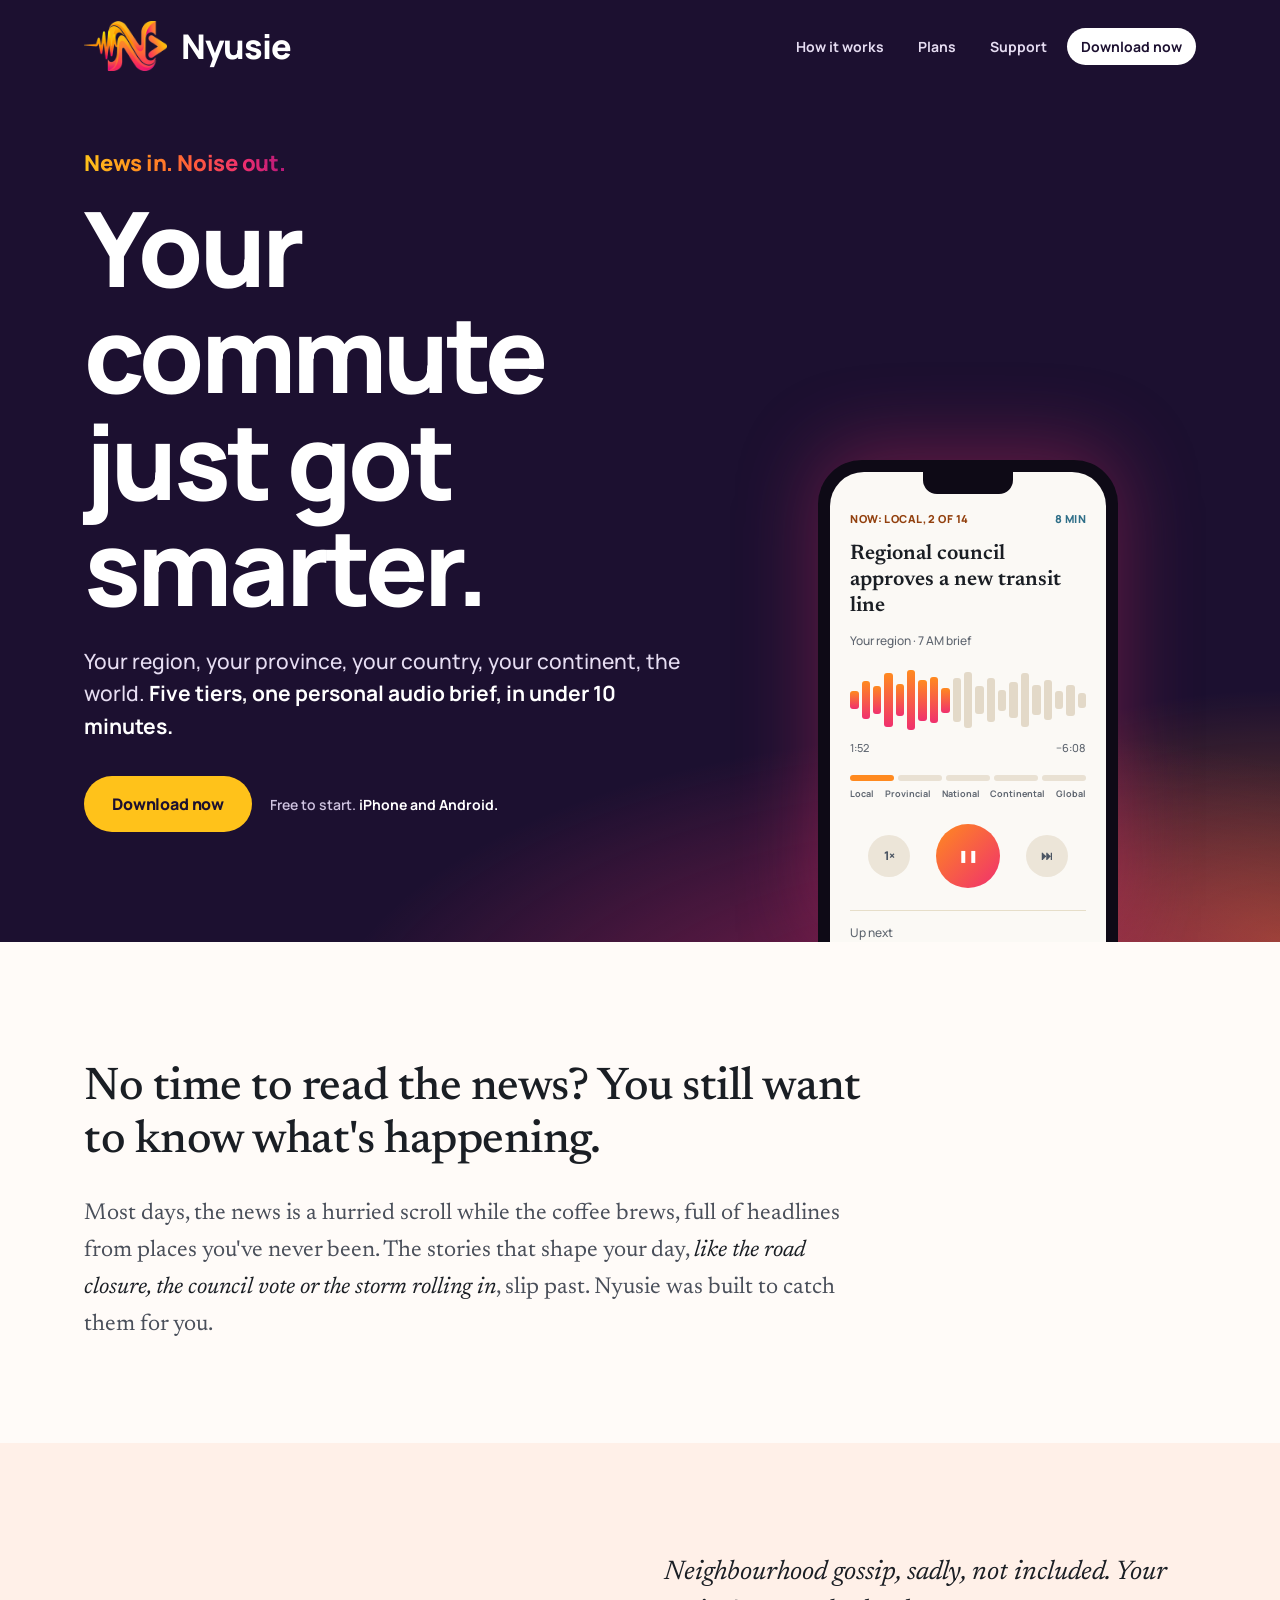
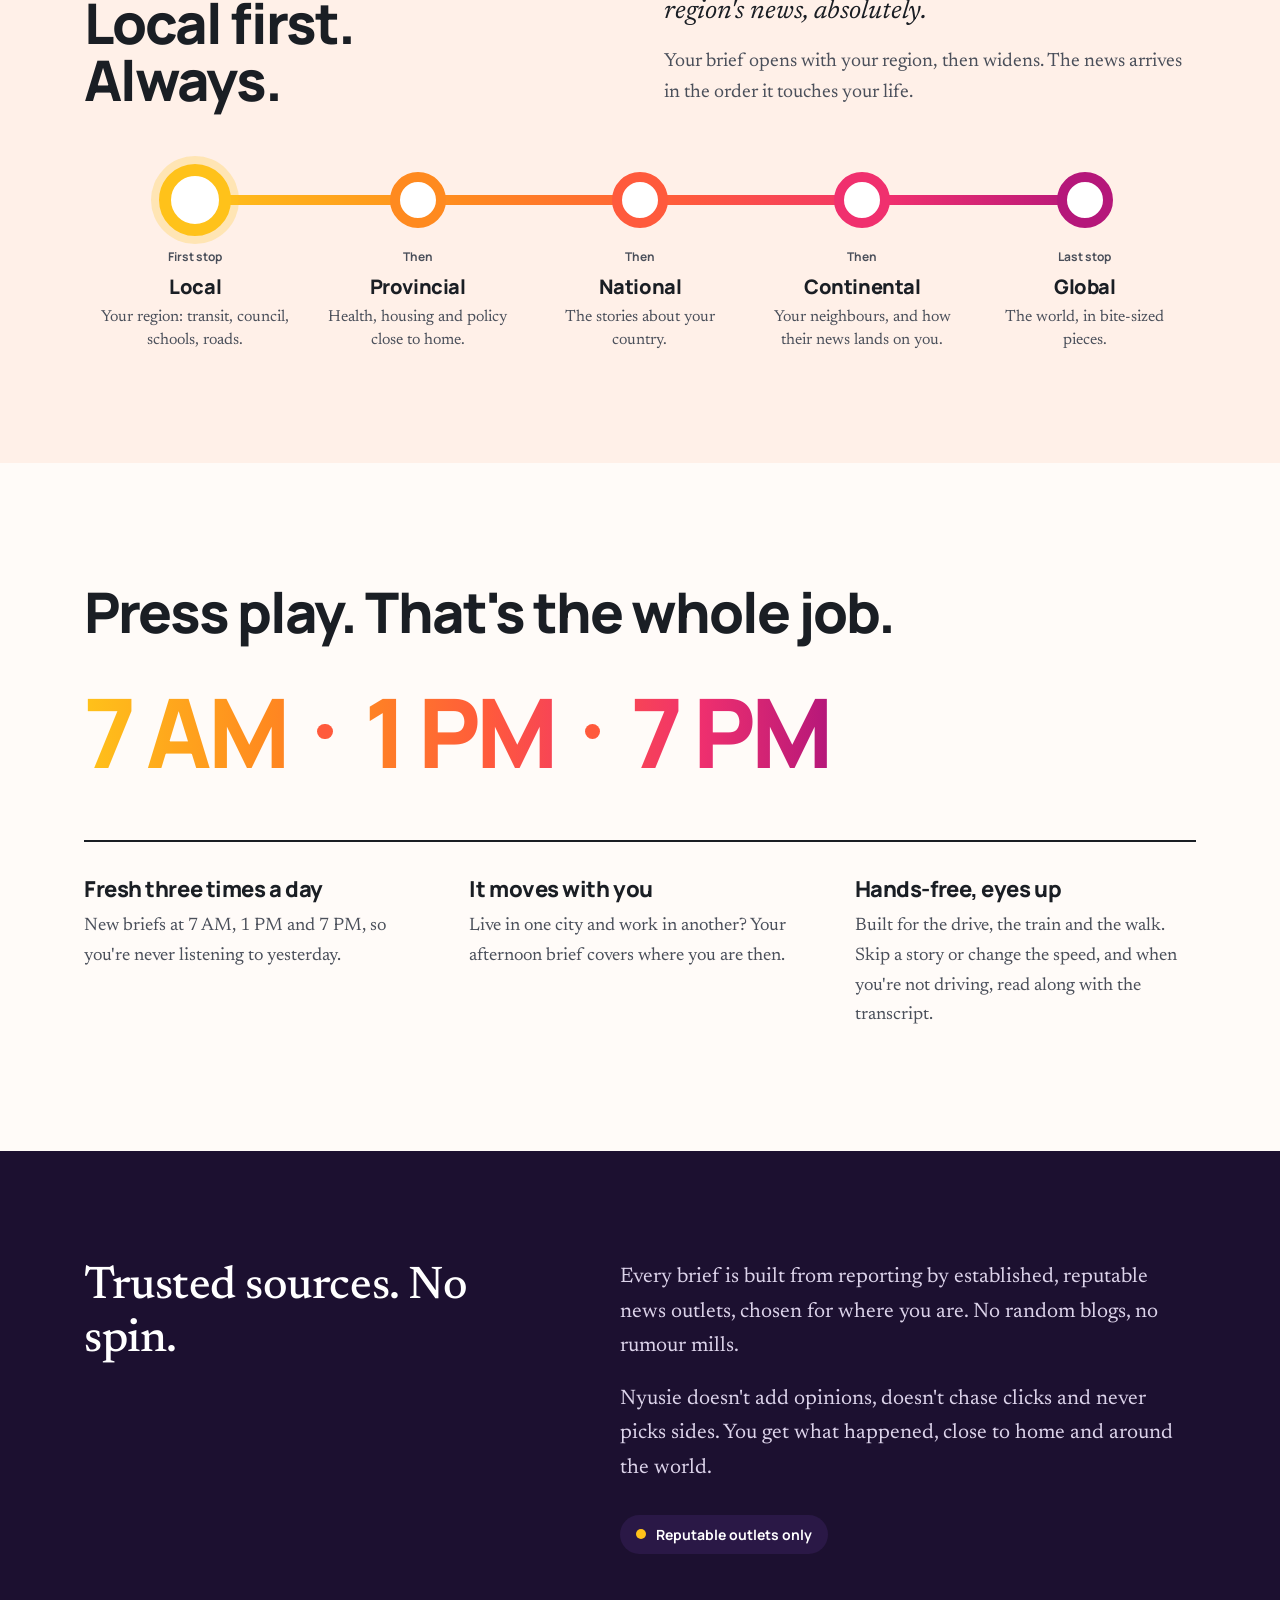
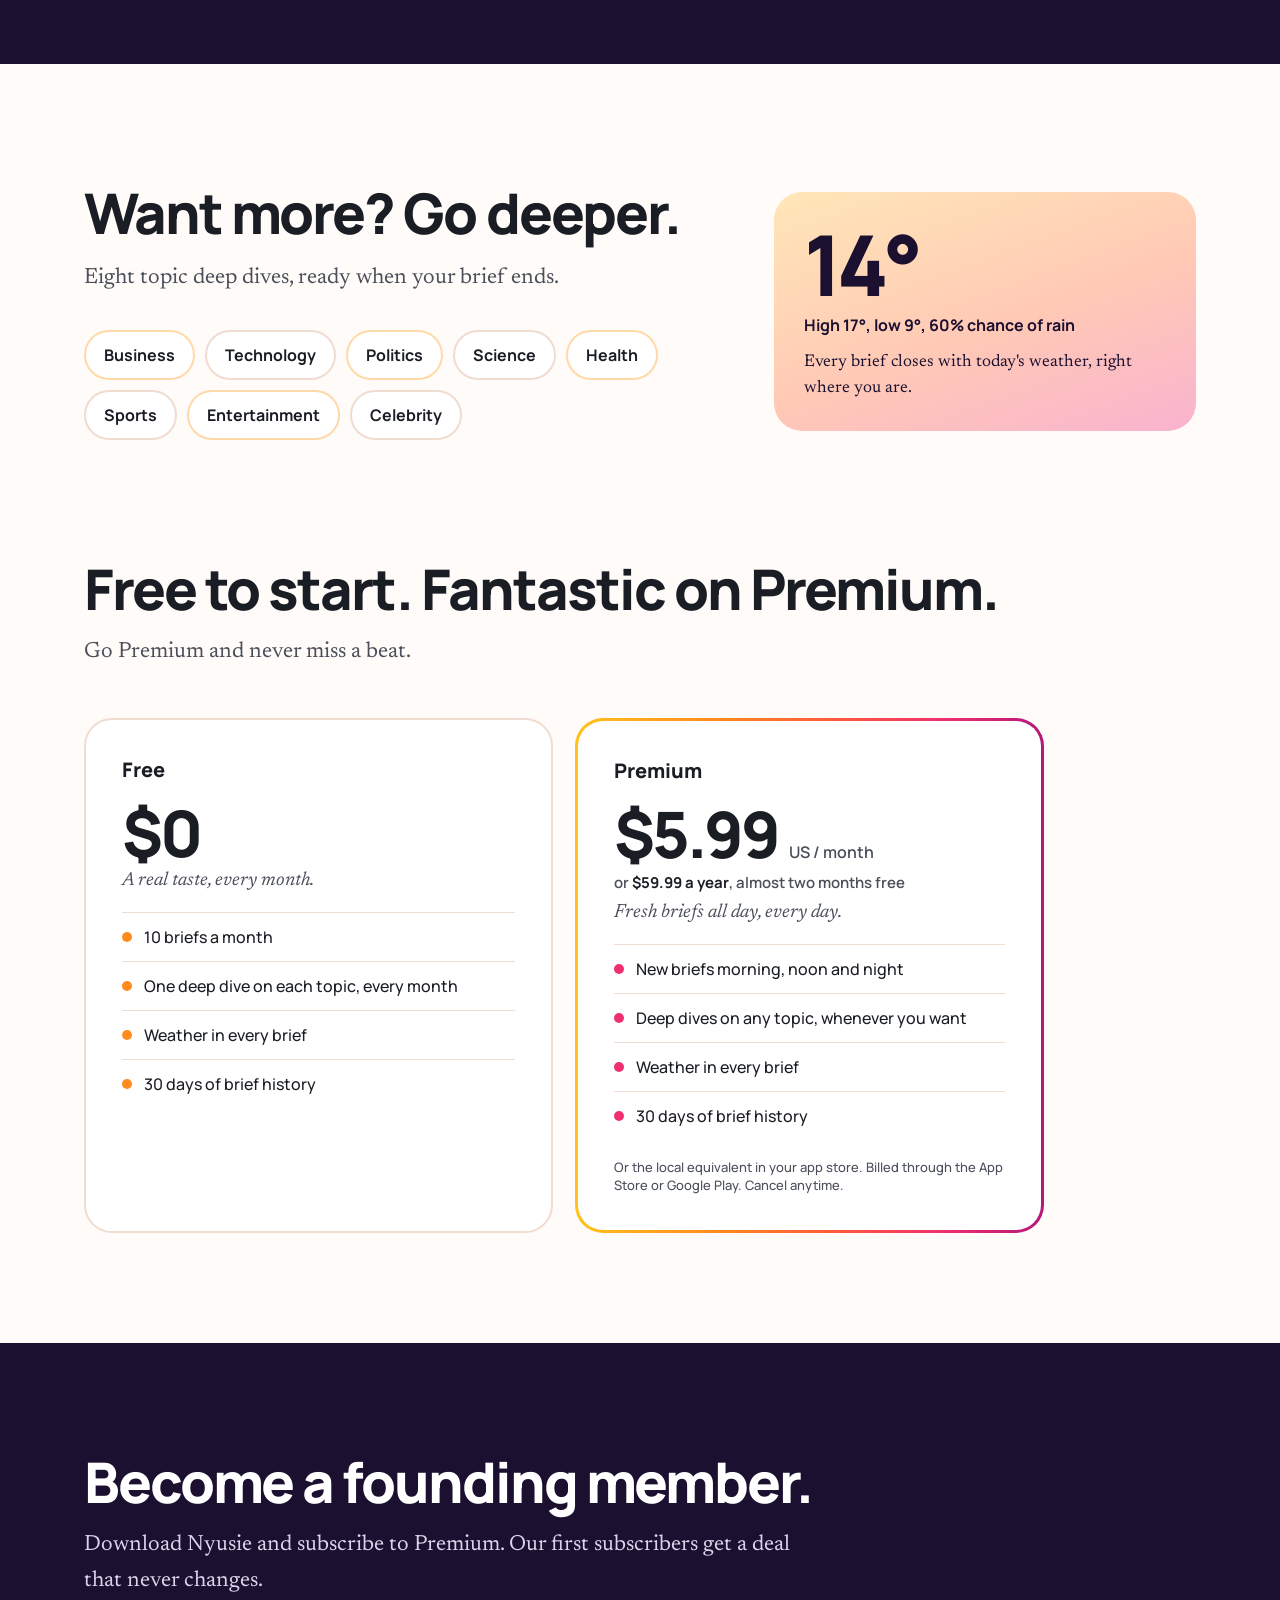
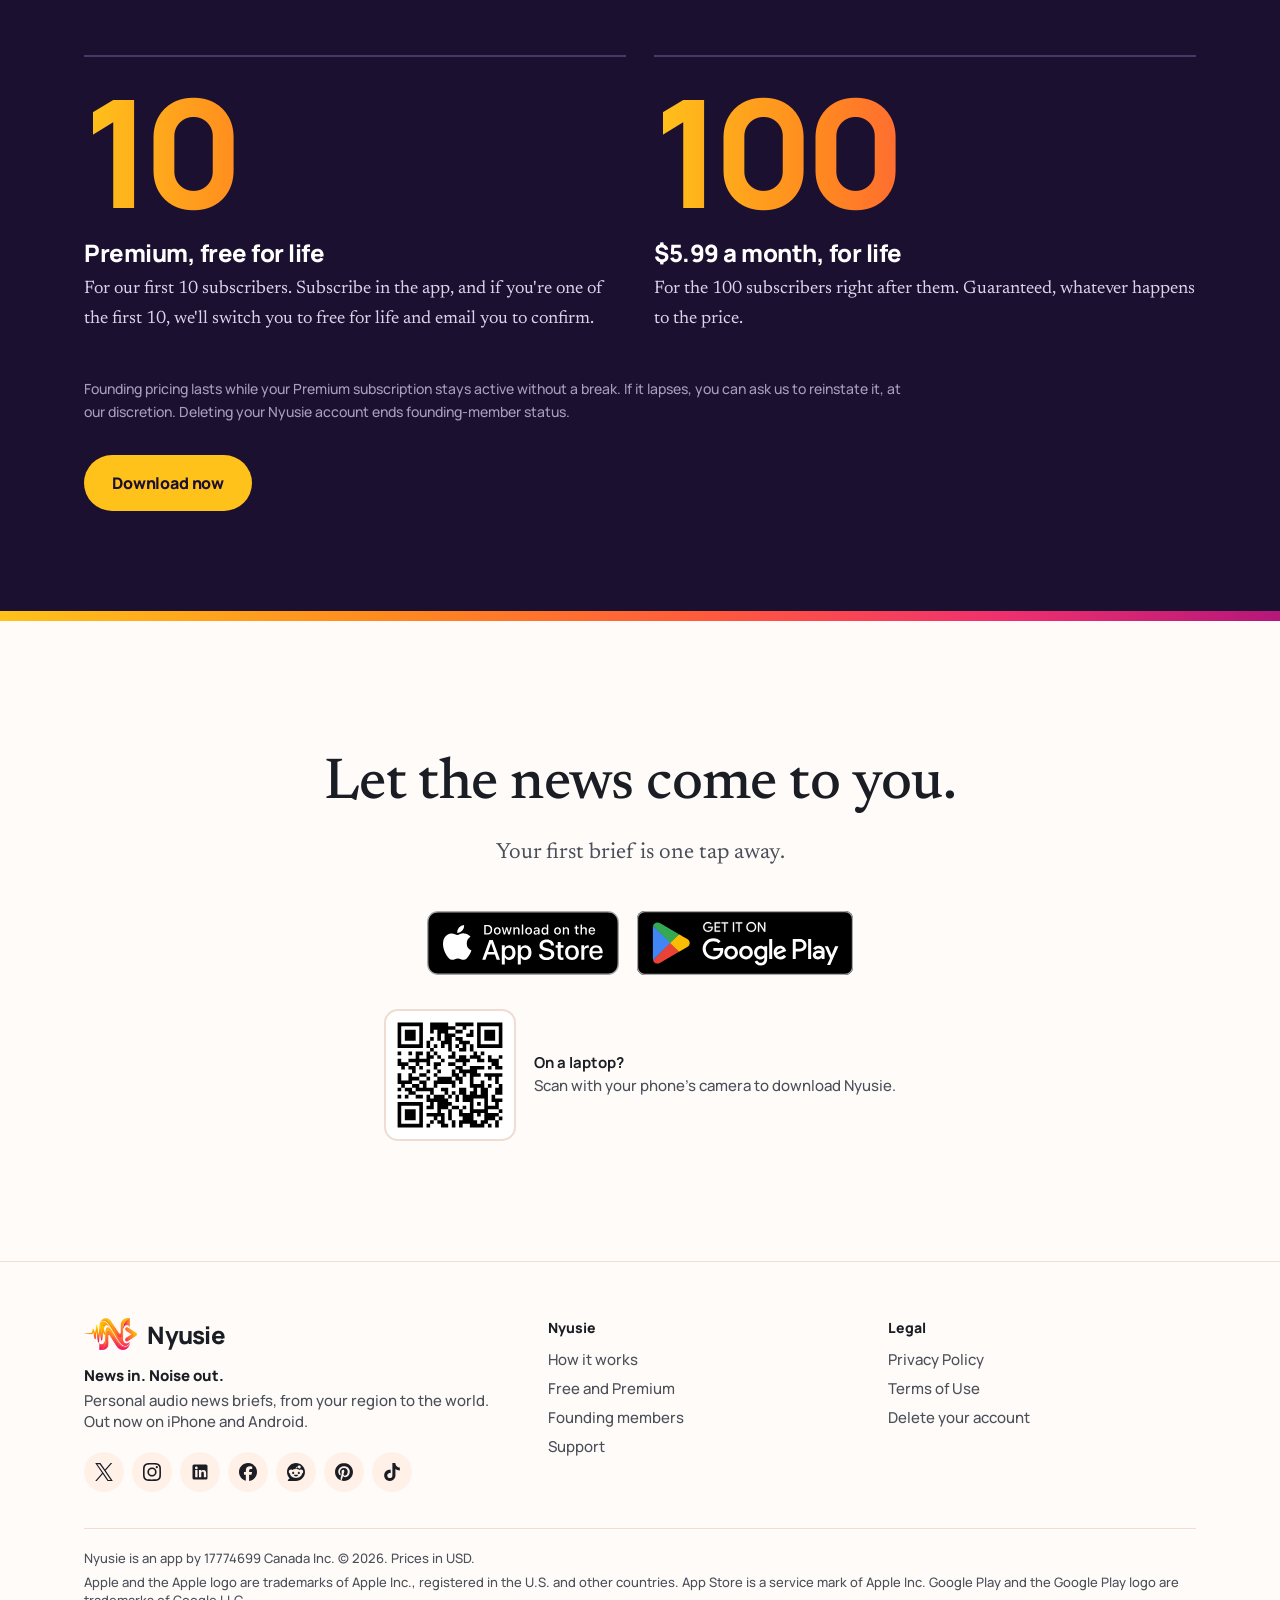
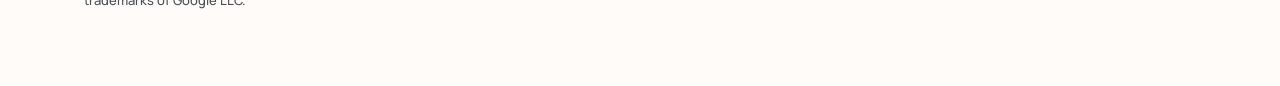
<file: index.html>
<!doctype html>
<html lang="en">
<head>
<meta charset="utf-8">
<meta name="viewport" content="width=device-width, initial-scale=1, viewport-fit=cover">
<title>Nyusie: News in. Noise out.</title>
<meta name="description" content="Nyusie turns the day's news into a personal audio brief: your region, province, country, continent and the world, in under 10 minutes. Available now on iPhone and Android.">
<link rel="canonical" href="https://nyusie.com/">
<meta name="theme-color" content="#1C1030">
<meta property="og:type" content="website">
<meta property="og:site_name" content="Nyusie">
<meta property="og:title" content="Nyusie: News in. Noise out.">
<meta property="og:description" content="Nyusie turns the day's news into a personal audio brief: your region, province, country, continent and the world, in under 10 minutes. Available now on iPhone and Android.">
<meta property="og:url" content="https://nyusie.com/">
<meta property="og:image" content="https://nyusie.com/logo.png">
<link rel="icon" href="/favicon.png" type="image/png">
<link rel="apple-touch-icon" href="/logo.png">
<link rel="preload" href="/assets/fonts/manrope-latin-800-normal.woff2" as="font" type="font/woff2" crossorigin>
<link rel="stylesheet" href="/assets/css/site.css">
<script src="/assets/js/config.js"></script>
<script>
/* Launch switch: before launchAt the site shows the waitlist; after it, the download buttons.
   Change the time in /assets/js/config.js. Preview launch mode by adding ?preview=live to any page address. */
(function(){var c=window.NYUSIE_CONFIG||{},t=Date.parse(c.launchAt||"2026-11-06T08:00:00-05:00");
var live=Date.now()>=t||/[?&]preview=live/.test(location.search);
document.documentElement.className+=live?" is-live":" pre-launch";})();
</script>
<meta name="p:domain_verify" content="4645ba130baf6f08f32689f91a9388b6"/>
  <script type="application/ld+json">
  {
  "@context": "https://schema.org",
  "@graph": [
  {
  "@type": "WebSite",
  "@id": "https://nyusie.com/#website",
  "name": "Nyusie",
  "url": "https://nyusie.com/",
  "publisher": { "@id": "https://nyusie.com/#org" }
  },
  {
  "@type": "Organization",
  "@id": "https://nyusie.com/#org",
  "name": "Nyusie",
  "legalName": "17774699 Canada Inc.",
  "url": "https://nyusie.com/",
  "logo": "https://nyusie.com/logo.png",
  "email": "support@nyusie.com",
  "sameAs": [
  "https://x.com/nyusieapp",
  "https://www.instagram.com/nyusie.app/",
  "https://www.reddit.com/user/Nyusie/",
  "https://www.facebook.com/profile.php?id=61595469095365",
  "https://www.linkedin.com/company/nyusie/",
  "https://www.pinterest.com/Nyusieapp/",
  "https://www.tiktok.com/@nyusie.app"
  ]
  }
  ]
  }
  </script>
</head>
<body>
<a class="skip" href="#main">Skip to content</a>
<header class="top">
  <div class="wrap">
    <a class="brand" href="/" aria-label="Nyusie home"><img src="/logo-header.png" alt="" width="53" height="32">Nyusie</a>
    <nav aria-label="Main"><a href="/#how">How it works</a><a href="/#plans">Plans</a><a href="/support/">Support</a><a class="cta pre" href="/waitlist/">Join the waitlist</a><a class="cta post" href="/#get" data-download="nav">Download now</a></nav>
  </div>
</header>
<main id="main">
<section class="hero">
  <div class="wrap hero-grid">
    <div>
      <p class="kicker">News in. Noise out.</p>
      <h1 class="bold"><span>Your commute</span><span>just got</span><span>smarter.</span></h1>
      <p class="sub">Your region, your province, your country, your continent, the world. <strong>Five tiers, one personal audio brief, in under 10 minutes.</strong></p>
      <div class="hero-ctas">
        <a class="btn btn-sun pre" href="/waitlist/">Join the waitlist</a><a class="btn btn-sun post" href="#get" data-download="hero">Download now</a>
        <span class="launch pre">Arriving <b>any second now</b> on iPhone and Android</span><span class="launch post">Free to start. <b>iPhone and Android.</b></span>
      </div>
    </div>
    <div class="phone" aria-label="The Nyusie player in the app">
      <div class="screen">
        <div class="notch"></div>
        <div class="s-now"><span>NOW: LOCAL, 2 OF 14</span><span>8 MIN</span></div>
        <p class="s-title">Regional council approves a new transit line</p>
        <p class="s-src">Your region · 7 AM brief</p>
        <div class="s-wave" aria-hidden="true">
          <i class="on" style="height:30%"></i><i class="on" style="height:62%"></i><i class="on" style="height:44%"></i><i class="on" style="height:86%"></i><i class="on" style="height:52%"></i><i class="on" style="height:96%"></i><i class="on" style="height:66%"></i><i class="on" style="height:74%"></i><i class="on" style="height:40%"></i><i style="height:70%"></i><i style="height:90%"></i><i style="height:46%"></i><i style="height:72%"></i><i style="height:34%"></i><i style="height:58%"></i><i style="height:88%"></i><i style="height:48%"></i><i style="height:64%"></i><i style="height:30%"></i><i style="height:50%"></i><i style="height:24%"></i>
        </div>
        <div class="s-time"><span>1:52</span><span>−6:08</span></div>
        <div class="s-tiers"><b class="on"></b><b></b><b></b><b></b><b></b></div>
        <div class="s-tl"><span>Local</span><span>Provincial</span><span>National</span><span>Continental</span><span>Global</span></div>
        <div class="s-ctl" aria-hidden="true"><span>1×</span><span class="play">❚❚</span><span>⏭</span></div>
        <div class="s-next">Up next<b>Province expands highway work hours this winter</b></div>
      </div>
    </div>
  </div>
</section>

<section class="problem">
  <div class="wrap">
    <h2 class="warm-h">No time to read the news? You still want to know what's happening.</h2>
    <p>Most days, the news is a hurried scroll while the coffee brews, full of headlines from places you've never been. The stories that shape your day, <em>like the road closure, the council vote or the storm rolling in</em>, slip past. Nyusie was built to catch them for you.</p>
  </div>
</section>

<section class="local" id="local">
  <div class="wrap">
    <div class="head">
      <h2 class="bold">Local first.<br>Always.</h2>
      <div>
        <p class="wit">Neighbourhood gossip, sadly, not included. Your region's news, absolutely.</p>
        <p class="plain">Your brief opens with your region, then widens. The news arrives in the order it touches your life.</p>
      </div>
    </div>
    <div class="route" role="list">
      <div class="stop" role="listitem" style="--c:var(--sun-1)"><div class="dot"></div><span class="when">First stop</span><h3>Local</h3><p>Your region: transit, council, schools, roads.</p></div>
      <div class="stop" role="listitem" style="--c:var(--sun-2)"><div class="dot"></div><span class="when">Then</span><h3>Provincial</h3><p>Health, housing and policy close to home.</p></div>
      <div class="stop" role="listitem" style="--c:var(--sun-3)"><div class="dot"></div><span class="when">Then</span><h3>National</h3><p>The stories about your country.</p></div>
      <div class="stop" role="listitem" style="--c:var(--sun-4)"><div class="dot"></div><span class="when">Then</span><h3>Continental</h3><p>Your neighbours, and how their news lands on you.</p></div>
      <div class="stop" role="listitem" style="--c:var(--sun-5)"><div class="dot"></div><span class="when">Last stop</span><h3>Global</h3><p>The world, in bite-sized pieces.</p></div>
    </div>
  </div>
</section>

<section class="how" id="how">
  <div class="wrap">
    <h2 class="bold">Press play. That's the whole job.</h2>
    <div class="times" aria-label="Fresh briefs at 7 AM, 1 PM and 7 PM"><span>7 AM</span> <i class="sep" aria-hidden="true"></i> <span>1 PM</span> <i class="sep" aria-hidden="true"></i> <span>7 PM</span></div>
    <div class="feat">
      <div><h3>Fresh three times a day</h3><p>New briefs at 7 AM, 1 PM and 7 PM, so you're never listening to yesterday.</p></div>
      <div><h3>It moves with you</h3><p>Live in one city and work in another? Your afternoon brief covers where you are then.</p></div>
      <div><h3>Hands-free, eyes up</h3><p>Built for the drive, the train and the walk. Skip a story or change the speed, and when you're not driving, read along with the transcript.</p></div>
    </div>
  </div>
</section>

<section class="trust">
  <div class="wrap trust-grid">
    <h2 class="warm-h">Trusted sources. No spin.</h2>
    <div>
      <p>Every brief is built from reporting by established, reputable news outlets, chosen for where you are. No random blogs, no rumour mills.</p>
      <p>Nyusie doesn't add opinions, doesn't chase clicks and never picks sides. You get what happened, close to home and around the world.</p>
      <span class="pill"><i></i>Reputable outlets only</span>
    </div>
  </div>
</section>

<section class="deep">
  <div class="wrap deep-grid">
    <div>
      <h2 class="bold">Want more? Go deeper.</h2>
      <p class="lead" style="margin:20px 0 0">Eight topic deep dives, ready when your brief ends.</p>
      <div class="chips"><span>Business</span><span>Technology</span><span>Politics</span><span>Science</span><span>Health</span><span>Sports</span><span>Entertainment</span><span>Celebrity</span></div>
    </div>
    <div class="wx">
      <div class="t">14°</div>
      <div class="d">High 17°, low 9°, 60% chance of rain</div>
      <p>Every brief closes with today's weather, right where you are.</p>
    </div>
  </div>
</section>

<section class="plans" id="plans">
  <div class="wrap">
    <h2 class="bold">Free to start. Fantastic on Premium.</h2>
    <p class="lead" style="margin:18px 0 0">Go Premium and never miss a beat.</p>
    <div class="plan-grid">
      <div class="plan">
        <h3>Free</h3>
        <div class="price">$0</div>
        <p class="line">A real taste, every month.</p>
        <ul><li>10 briefs a month</li><li>One deep dive on each topic, every month</li><li>Weather in every brief</li><li>30 days of brief history</li></ul>
      </div>
      <div class="plan prem">
        <h3>Premium</h3>
        <div class="price">$5.99 <small>US / month</small></div>
        <p class="annual">or <strong>$59.99 a year</strong>, almost two months free</p>
        <p class="line">Fresh briefs all day, every day.</p>
        <ul><li>New briefs morning, noon and night</li><li>Deep dives on any topic, whenever you want</li><li>Weather in every brief</li><li>30 days of brief history</li></ul>
        <p class="fine">Or the local equivalent in your app store. Billed through the App Store or Google Play. Cancel anytime.</p>
      </div>
    </div>
  </div>
</section>

<section class="found" id="founding">
  <div class="wrap">
    <h2 class="bold">Become a founding member.</h2>
    <p class="lead found-lead">Download Nyusie and subscribe to Premium. Our first subscribers get a deal that never changes.</p>
    <div class="f-grid">
      <div class="f"><div class="n">10</div><h3>Premium, free for life</h3><p>For our first 10 subscribers. Subscribe in the app, and if you're one of the first 10, we'll switch you to free for life and email you to confirm.</p></div>
      <div class="f"><div class="n">100</div><h3>$5.99 a month, for life</h3><p>For the 100 subscribers right after them. Guaranteed, whatever happens to the price.</p></div>
    </div>
    <p class="fine">Founding pricing lasts while your Premium subscription stays active without a break. If it lapses, you can ask us to reinstate it, at our discretion. Deleting your Nyusie account ends founding-member status.</p>
    <a class="btn btn-sun pre" href="/waitlist/" style="margin-top:32px">Join the waitlist to be first in line</a>
    <a class="btn btn-sun post" href="#get" data-download="founding" style="margin-top:32px">Download now</a>
  </div>
</section>

<section class="close" id="get">
  <div class="wrap">
    <h2 class="warm-h pre">Any second now, let the news come to you.</h2><h2 class="warm-h post">Let the news come to you.</h2>
    <p class="lead post" style="margin:18px auto 0">Your first brief is one tap away.</p>
    <div class="stores pre">
      <span class="store"><svg viewBox="0 0 24 24" fill="none" stroke="currentColor" stroke-width="1.8" stroke-linecap="round" aria-hidden="true"><rect x="6" y="2.5" width="12" height="19" rx="2.5"/><path d="M10.5 18.5h3"/></svg><span><small>Any second now</small><b>iPhone</b></span></span>
      <span class="store"><svg viewBox="0 0 24 24" fill="none" stroke="currentColor" stroke-width="1.8" stroke-linecap="round" aria-hidden="true"><rect x="6" y="2.5" width="12" height="19" rx="2.5"/><path d="M6 5.5h12M6 18h12"/></svg><span><small>Any second now</small><b>Android</b></span></span>
    </div>
    <p class="pre" style="margin:22px 0 0"><a class="btn btn-sun" href="/waitlist/">Join the waitlist</a></p>
    <div class="badges post">
      <!-- Official store badges (Apple first, per Apple's guidelines). Don't edit the badge images. -->
      <a class="badge-app" data-store="app" href="/#get"><img src="/assets/badges/app-store.svg" alt="Download on the App Store" width="144" height="48"></a>
      <a class="badge-play" data-store="play" href="https://play.google.com/store/apps/details?id=com.nyusie.app"><img src="/assets/badges/google-play.svg" alt="Get it on Google Play" width="186" height="72"></a>
    </div>
    <p class="post small muted" id="ios-soon" hidden style="margin:14px 0 0">The iPhone app is coming soon to the App Store.</p>
    <div class="qr post"><img src="/assets/qr-get.svg" alt="QR code to download Nyusie" width="132" height="132"><div><strong>On a laptop?</strong><br>Scan with your phone's camera to download Nyusie.</div></div>
  </div>
</section>
</main>
<footer>
  <div class="wrap">
    <div class="f-cols">
      <div>
        <a class="brand" href="/" aria-label="Nyusie home"><img src="/logo-header.png" alt="" width="53" height="32">Nyusie</a>
        <p style="margin:14px 0 0;max-width:30em"><strong class="foot-tag">News in. Noise out.</strong> Personal audio news briefs, from your region to the world. <span class="pre">Arriving any second now on iPhone and Android.</span><span class="post">Out now on iPhone and Android.</span></p>
        <ul class="social" aria-label="Nyusie on social media"><li><a href="https://x.com/nyusieapp" rel="noopener me" target="_blank" aria-label="Nyusie on X"><svg viewBox="0 0 24 24" aria-hidden="true"><path fill="currentColor" d="M14.234 10.162 22.977 0h-2.072l-7.591 8.824L7.251 0H.258l9.168 13.343L.258 24H2.33l8.016-9.318L16.749 24h6.993zm-2.837 3.299-.929-1.329L3.076 1.56h3.182l5.965 8.532.929 1.329 7.754 11.09h-3.182z"/></svg></a></li><li><a href="https://www.instagram.com/nyusie.app/" rel="noopener me" target="_blank" aria-label="Nyusie on Instagram"><svg viewBox="0 0 24 24" aria-hidden="true"><path fill="currentColor" d="M7.0301.084c-1.2768.0602-2.1487.264-2.911.5634-.7888.3075-1.4575.72-2.1228 1.3877-.6652.6677-1.075 1.3368-1.3802 2.127-.2954.7638-.4956 1.6365-.552 2.914-.0564 1.2775-.0689 1.6882-.0626 4.947.0062 3.2586.0206 3.6671.0825 4.9473.061 1.2765.264 2.1482.5635 2.9107.308.7889.72 1.4573 1.388 2.1228.6679.6655 1.3365 1.0743 2.1285 1.38.7632.295 1.6361.4961 2.9134.552 1.2773.056 1.6884.069 4.9462.0627 3.2578-.0062 3.668-.0207 4.9478-.0814 1.28-.0607 2.147-.2652 2.9098-.5633.7889-.3086 1.4578-.72 2.1228-1.3881.665-.6682 1.0745-1.3378 1.3795-2.1284.2957-.7632.4966-1.636.552-2.9124.056-1.2809.0692-1.6898.063-4.948-.0063-3.2583-.021-3.6668-.0817-4.9465-.0607-1.2797-.264-2.1487-.5633-2.9117-.3084-.7889-.72-1.4568-1.3876-2.1228C21.2982 1.33 20.628.9208 19.8378.6165 19.074.321 18.2017.1197 16.9244.0645 15.6471.0093 15.236-.005 11.977.0014 8.718.0076 8.31.0215 7.0301.0839m.1402 21.6932c-1.17-.0509-1.8053-.2453-2.2287-.408-.5606-.216-.96-.4771-1.3819-.895-.422-.4178-.6811-.8186-.9-1.378-.1644-.4234-.3624-1.058-.4171-2.228-.0595-1.2645-.072-1.6442-.079-4.848-.007-3.2037.0053-3.583.0607-4.848.05-1.169.2456-1.805.408-2.2282.216-.5613.4762-.96.895-1.3816.4188-.4217.8184-.6814 1.3783-.9003.423-.1651 1.0575-.3614 2.227-.4171 1.2655-.06 1.6447-.072 4.848-.079 3.2033-.007 3.5835.005 4.8495.0608 1.169.0508 1.8053.2445 2.228.408.5608.216.96.4754 1.3816.895.4217.4194.6816.8176.9005 1.3787.1653.4217.3617 1.056.4169 2.2263.0602 1.2655.0739 1.645.0796 4.848.0058 3.203-.0055 3.5834-.061 4.848-.051 1.17-.245 1.8055-.408 2.2294-.216.5604-.4763.96-.8954 1.3814-.419.4215-.8181.6811-1.3783.9-.4224.1649-1.0577.3617-2.2262.4174-1.2656.0595-1.6448.072-4.8493.079-3.2045.007-3.5825-.006-4.848-.0608M16.953 5.5864A1.44 1.44 0 1 0 18.39 4.144a1.44 1.44 0 0 0-1.437 1.4424M5.8385 12.012c.0067 3.4032 2.7706 6.1557 6.173 6.1493 3.4026-.0065 6.157-2.7701 6.1506-6.1733-.0065-3.4032-2.771-6.1565-6.174-6.1498-3.403.0067-6.156 2.771-6.1496 6.1738M8 12.0077a4 4 0 1 1 4.008 3.9921A3.9996 3.9996 0 0 1 8 12.0077"/></svg></a></li><li><a href="https://www.linkedin.com/company/nyusie/" rel="noopener me" target="_blank" aria-label="Nyusie on LinkedIn"><svg viewBox="0 0 24 24" aria-hidden="true"><path fill="currentColor" d="M4 2h16a2 2 0 0 1 2 2v16a2 2 0 0 1-2 2H4a2 2 0 0 1-2-2V4a2 2 0 0 1 2-2zm1.6 7.4V19h3.1V9.4H5.6zm1.55-4.7a1.8 1.8 0 1 0 0 3.6 1.8 1.8 0 0 0 0-3.6zM10.6 9.4V19h3.1v-5c0-1.4.6-2.3 1.8-2.3s1.6.9 1.6 2.3v5h3.1v-5.6c0-2.8-1.3-4.2-3.6-4.2-1.4 0-2.4.6-2.9 1.5V9.4h-3.1z"/></svg></a></li><li><a href="https://www.facebook.com/profile.php?id=61595469095365" rel="noopener me" target="_blank" aria-label="Nyusie on Facebook"><svg viewBox="0 0 24 24" aria-hidden="true"><path fill="currentColor" d="M9.101 23.691v-7.98H6.627v-3.667h2.474v-1.58c0-4.085 1.848-5.978 5.858-5.978.401 0 .955.042 1.468.103a8.68 8.68 0 0 1 1.141.195v3.325a8.623 8.623 0 0 0-.653-.036 26.805 26.805 0 0 0-.733-.009c-.707 0-1.259.096-1.675.309a1.686 1.686 0 0 0-.679.622c-.258.42-.374.995-.374 1.752v1.297h3.919l-.386 2.103-.287 1.564h-3.246v8.245C19.396 23.238 24 18.179 24 12.044c0-6.627-5.373-12-12-12s-12 5.373-12 12c0 5.628 3.874 10.35 9.101 11.647Z"/></svg></a></li><li><a href="https://www.reddit.com/user/Nyusie/" rel="noopener me" target="_blank" aria-label="Nyusie on Reddit"><svg viewBox="0 0 24 24" aria-hidden="true"><path fill="currentColor" d="M12 0C5.373 0 0 5.373 0 12c0 3.314 1.343 6.314 3.515 8.485l-2.286 2.286C.775 23.225 1.097 24 1.738 24H12c6.627 0 12-5.373 12-12S18.627 0 12 0Zm4.388 3.199c1.104 0 1.999.895 1.999 1.999 0 1.105-.895 2-1.999 2-.946 0-1.739-.657-1.947-1.539v.002c-1.147.162-2.032 1.15-2.032 2.341v.007c1.776.067 3.4.567 4.686 1.363.473-.363 1.064-.58 1.707-.58 1.547 0 2.802 1.254 2.802 2.802 0 1.117-.655 2.081-1.601 2.531-.088 3.256-3.637 5.876-7.997 5.876-4.361 0-7.905-2.617-7.998-5.87-.954-.447-1.614-1.415-1.614-2.538 0-1.548 1.255-2.802 2.803-2.802.645 0 1.239.218 1.712.585 1.275-.79 2.881-1.291 4.64-1.365v-.01c0-1.663 1.263-3.034 2.88-3.207.188-.911.993-1.595 1.959-1.595Zm-8.085 8.376c-.784 0-1.459.78-1.506 1.797-.047 1.016.64 1.429 1.426 1.429.786 0 1.371-.369 1.418-1.385.047-1.017-.553-1.841-1.338-1.841Zm7.406 0c-.786 0-1.385.824-1.338 1.841.047 1.017.634 1.385 1.418 1.385.785 0 1.473-.413 1.426-1.429-.046-1.017-.721-1.797-1.506-1.797Zm-3.703 4.013c-.974 0-1.907.048-2.77.135-.147.015-.241.168-.183.305.483 1.154 1.622 1.964 2.953 1.964 1.33 0 2.47-.81 2.953-1.964.057-.137-.037-.29-.184-.305-.863-.087-1.795-.135-2.769-.135Z"/></svg></a></li><li><a href="https://www.pinterest.com/Nyusieapp/" rel="noopener me" target="_blank" aria-label="Nyusie on Pinterest"><svg viewBox="0 0 24 24" aria-hidden="true"><path fill="currentColor" d="M12.017 0C5.396 0 .029 5.367.029 11.987c0 5.079 3.158 9.417 7.618 11.162-.105-.949-.199-2.403.041-3.439.219-.937 1.406-5.957 1.406-5.957s-.359-.72-.359-1.781c0-1.663.967-2.911 2.168-2.911 1.024 0 1.518.769 1.518 1.688 0 1.029-.653 2.567-.992 3.992-.285 1.193.6 2.165 1.775 2.165 2.128 0 3.768-2.245 3.768-5.487 0-2.861-2.063-4.869-5.008-4.869-3.41 0-5.409 2.562-5.409 5.199 0 1.033.394 2.143.889 2.741.099.12.112.225.085.345-.09.375-.293 1.199-.334 1.363-.053.225-.172.271-.401.165-1.495-.69-2.433-2.878-2.433-4.646 0-3.776 2.748-7.252 7.92-7.252 4.158 0 7.392 2.967 7.392 6.923 0 4.135-2.607 7.462-6.233 7.462-1.214 0-2.354-.629-2.758-1.379l-.749 2.848c-.269 1.045-1.004 2.352-1.498 3.146 1.123.345 2.306.535 3.55.535 6.607 0 11.985-5.365 11.985-11.987C23.97 5.39 18.592.026 11.985.026L12.017 0z"/></svg></a></li><li><a href="https://www.tiktok.com/@nyusie.app" rel="noopener me" target="_blank" aria-label="Nyusie on TikTok"><svg viewBox="0 0 24 24" aria-hidden="true"><path fill="currentColor" d="M12.525.02c1.31-.02 2.61-.01 3.91-.02.08 1.53.63 3.09 1.75 4.17 1.12 1.11 2.7 1.62 4.24 1.79v4.03c-1.44-.05-2.89-.35-4.2-.97-.57-.26-1.1-.59-1.62-.93-.01 2.92.01 5.84-.02 8.75-.08 1.4-.54 2.79-1.35 3.94-1.31 1.92-3.58 3.17-5.91 3.21-1.43.08-2.86-.31-4.08-1.03-2.02-1.19-3.44-3.37-3.65-5.71-.02-.5-.03-1-.01-1.49.18-1.9 1.12-3.72 2.58-4.96 1.66-1.44 3.98-2.13 6.15-1.72.02 1.48-.04 2.96-.04 4.44-.99-.32-2.15-.23-3.02.37-.63.41-1.11 1.04-1.36 1.75-.21.51-.15 1.07-.14 1.61.24 1.64 1.82 3.02 3.5 2.87 1.12-.01 2.19-.66 2.77-1.61.19-.33.4-.67.41-1.06.1-1.79.06-3.57.07-5.36.01-4.03-.01-8.05.02-12.07z"/></svg></a></li></ul>
      </div>
      <div><h4>Nyusie</h4><ul><li><a href="/#how">How it works</a></li><li><a href="/#plans">Free and Premium</a></li><li><a href="/#founding">Founding members</a></li><li><a href="/support/">Support</a></li></ul></div>
      <div><h4>Legal</h4><ul><li><a href="/privacy/">Privacy Policy</a></li><li><a href="/terms/">Terms of Use</a></li><li><a href="/delete-account/">Delete your account</a></li></ul></div>
    </div>
    <p class="legal">Nyusie is an app by 17774699 Canada Inc. © 2026. Prices in USD.<span class="post tm"> Apple and the Apple logo are trademarks of Apple Inc., registered in the U.S. and other countries. App Store is a service mark of Apple Inc. Google Play and the Google Play logo are trademarks of Google LLC.</span></p>
  </div>
</footer>
<script src="/assets/js/site.js" defer></script>
</body>
</html>
</file>
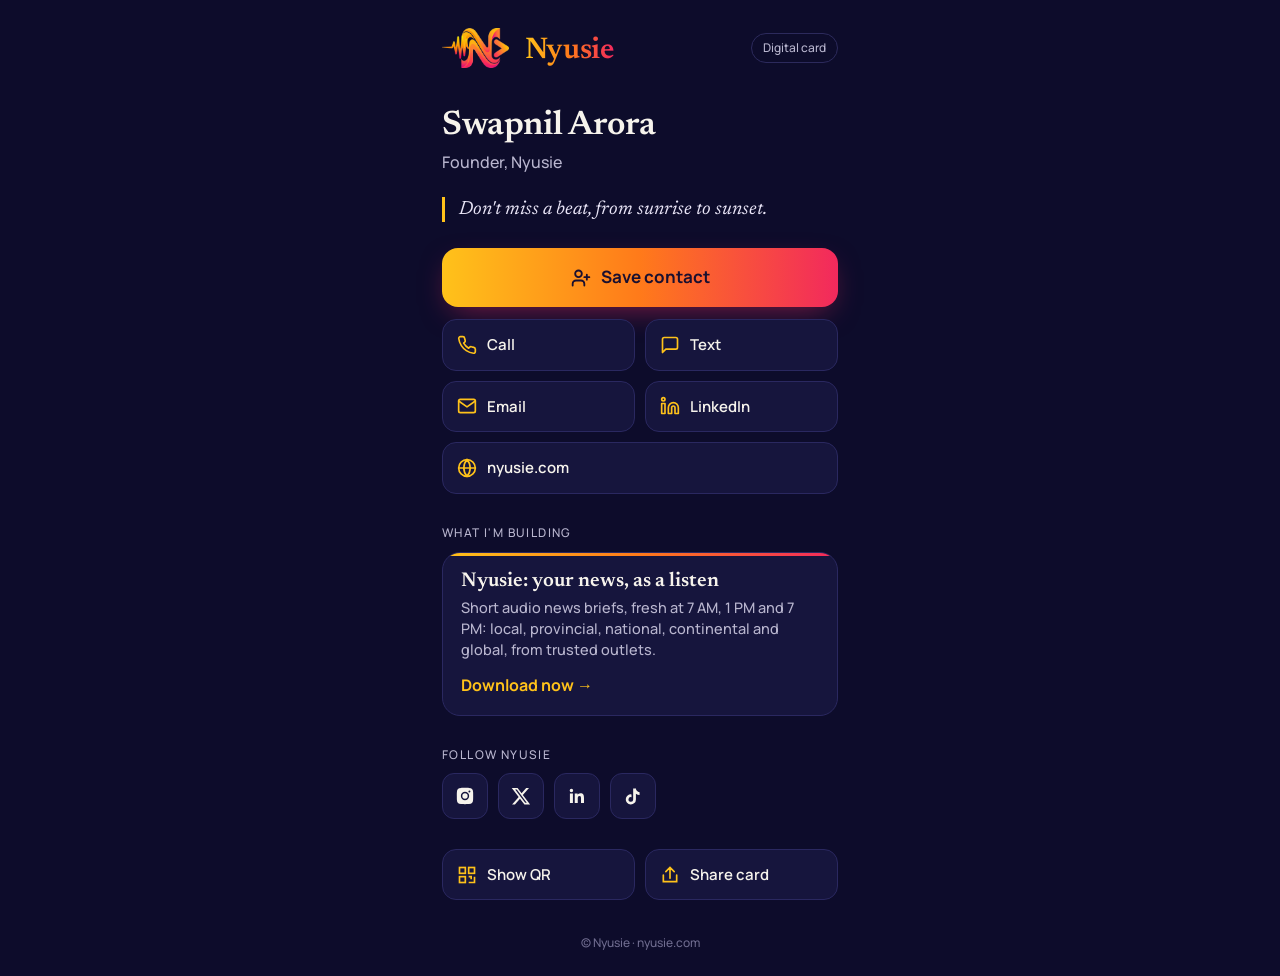
<file: card/index.html>
<!DOCTYPE html>
<html lang="en">
<head>
<meta charset="utf-8">
<meta name="viewport" content="width=device-width, initial-scale=1, viewport-fit=cover">
<title>Swapnil Arora · Founder, Nyusie</title>
<meta name="description" content="Digital business card — Swapnil Arora, Founder of Nyusie. Don't miss a beat, from sunrise to sunset.">
<meta name="theme-color" content="#0D0C2B">
<meta name="robots" content="noindex, nofollow">
<meta name="apple-mobile-web-app-capable" content="yes">
<meta name="mobile-web-app-capable" content="yes">
<meta name="apple-mobile-web-app-status-bar-style" content="black-translucent">
<meta name="apple-mobile-web-app-title" content="My Card">
<link rel="apple-touch-icon" href="icon.png">
<link rel="icon" href="icon.png">
<meta property="og:title" content="Swapnil Arora · Founder, Nyusie">
<meta property="og:description" content="Don't miss a beat, from sunrise to sunset.">
<meta property="og:image" content="https://nyusie.com/card/logo.png">
<script src="/assets/js/config.js"></script>
<style>
  @font-face{font-family:"Manrope";font-weight:500;font-display:swap;src:url("/assets/fonts/manrope-latin-500-normal.woff2") format("woff2")}
  @font-face{font-family:"Manrope";font-weight:600;font-display:swap;src:url("/assets/fonts/manrope-latin-600-normal.woff2") format("woff2")}
  @font-face{font-family:"Manrope";font-weight:800;font-display:swap;src:url("/assets/fonts/manrope-latin-800-normal.woff2") format("woff2")}
  @font-face{font-family:"Manrope";font-weight:700;font-display:swap;src:url("/assets/fonts/manrope-latin-700-normal.woff2") format("woff2")}
  @font-face{font-family:"Newsreader";font-weight:600;font-display:swap;src:url("/assets/fonts/newsreader-latin-600-normal.woff2") format("woff2")}
  @font-face{font-family:"Newsreader";font-weight:400;font-style:italic;font-display:swap;src:url("/assets/fonts/newsreader-latin-400-italic.woff2") format("woff2")}
  :root{
    --navy:#0D0C2B; --navy2:#16153d; --ink:#F6F3EC; --muted:#B9B6CF;
    --y:#FFC21A; --o:#FF7A1A; --p:#F2295D;
    --grad:linear-gradient(90deg,var(--y),var(--o) 50%,var(--p));
  }
  *{box-sizing:border-box;margin:0;padding:0}
  html,body{background:var(--navy);color:var(--ink);min-height:100%}
  body{font:16px/1.45 "Manrope",-apple-system,BlinkMacSystemFont,"Segoe UI",Roboto,Helvetica,Arial,sans-serif;
       padding:env(safe-area-inset-top) 0 calc(env(safe-area-inset-bottom) + 24px);
       -webkit-font-smoothing:antialiased}
  .wrap{max-width:440px;margin:0 auto;padding:28px 22px 0}
  .serif{font-family:"Newsreader",Georgia,"Times New Roman",serif}

  /* hero */
  .brand{display:flex;align-items:center;justify-content:space-between;margin-bottom:40px}
  .wordmark{font-family:"Newsreader",Georgia,serif;font-weight:600;font-size:30px;letter-spacing:-.3px;line-height:1;position:relative;top:3px;background:var(--grad);-webkit-background-clip:text;background-clip:text;color:transparent}
  .brandL{display:flex;align-items:center;gap:16px}
  .mark{height:40px;width:auto;display:block}
  .chip{font-size:12px;color:var(--muted);border:1px solid #2c2a5c;border-radius:999px;padding:5px 11px}
  .avatar{width:96px;height:96px;border-radius:50%;padding:3px;background:var(--grad);margin-bottom:18px}
  .avatar>div{width:100%;height:100%;border-radius:50%;background:var(--navy2) center/cover no-repeat;
              display:grid;place-items:center;font:700 38px Georgia,serif;color:var(--ink)}
  h1{font:600 34px/1.1 "Newsreader",Georgia,serif;letter-spacing:-.4px}
  .role{color:var(--muted);margin-top:6px;font-size:16px}
  .tag{margin:22px 0 26px;padding-left:14px;border-left:3px solid;border-image:var(--grad) 1;
       font:italic 400 19px/1.35 "Newsreader",Georgia,serif;color:#E9E5F7}

  /* buttons */
  .primary{display:flex;align-items:center;justify-content:center;gap:10px;width:100%;
           background:var(--grad);color:#1a1030;font-weight:700;font-size:17px;border:0;border-radius:16px;
           padding:17px;text-decoration:none;box-shadow:0 10px 30px -10px rgba(242,41,93,.55)}
  .grid{display:grid;grid-template-columns:1fr 1fr;gap:10px;margin-top:12px}
  .btn{display:flex;align-items:center;gap:10px;background:var(--navy2);border:1px solid #2a2860;
       color:var(--ink);text-decoration:none;border-radius:14px;padding:14px;font-size:15px;font-weight:600;
       cursor:pointer;font-family:inherit;text-align:left}
  .btn svg{flex:none;width:20px;height:20px;stroke:var(--y)}
  .btn:active,.primary:active{transform:scale(.98)}
  .wide{grid-column:1 / -1}

  .section{margin-top:30px}
  .label{font-size:12px;letter-spacing:1.4px;text-transform:uppercase;color:var(--muted);margin-bottom:10px}
  .app{background:var(--navy2);border:1px solid #2a2860;border-radius:18px;padding:18px;position:relative;overflow:hidden}
  .app:before{content:"";position:absolute;inset:0 0 auto 0;height:3px;background:var(--grad)}
  .app h2{font:600 20px "Newsreader",Georgia,serif;margin-bottom:6px}
  .app p{color:var(--muted);font-size:14.5px}
  .app a{display:inline-block;margin-top:14px;color:var(--y);font-weight:700;text-decoration:none}
  .social{display:flex;gap:10px;flex-wrap:wrap}
  .social a{width:46px;height:46px;border-radius:12px;display:grid;place-items:center;background:var(--navy2);
            border:1px solid #2a2860}
  .social svg{width:20px;height:20px;fill:var(--ink)}
  footer{margin-top:34px;text-align:center;color:#6f6c8f;font-size:12px}

  /* San's QR "show" mode */
  #qr{position:fixed;inset:0;background:var(--navy);display:none;flex-direction:column;align-items:center;
      justify-content:center;padding:calc(env(safe-area-inset-top) + 20px) 24px calc(env(safe-area-inset-bottom) + 20px);z-index:10}
  #qr.on{display:flex}
  .qrbox{position:relative;background:#fff;border-radius:24px;padding:18px;width:min(78vw,340px);aspect-ratio:1;
         box-shadow:0 0 0 4px var(--navy),0 0 0 7px var(--o)}
  .qrbox svg{width:100%;height:100%;display:block}
  .qrlogo{position:absolute;left:50%;top:50%;width:24%;transform:translate(-50%,-50%);border-radius:14px;border:4px solid #fff}
  #qr h3{font:600 26px "Newsreader",Georgia,serif;margin-top:26px}
  #qr p{color:var(--muted);margin-top:6px;text-align:center}
  .qrbar{display:flex;gap:10px;margin-top:28px;width:min(86vw,360px)}
  .qrbar .btn{flex:1;justify-content:center}
  .toast{position:fixed;left:50%;bottom:calc(env(safe-area-inset-bottom) + 24px);transform:translateX(-50%);
         background:#fff;color:#111;padding:10px 16px;border-radius:999px;font-size:14px;font-weight:600;
         opacity:0;transition:opacity .25s;pointer-events:none;z-index:20}
  .toast.on{opacity:1}
  [hidden]{display:none!important}
</style>
</head>
<body>

<!-- =====================================================================
  EDIT SAN'S DETAILS HERE (only this block). Leave a value as "" to hide it.
  If you change these, also update contact.vcf (the "Save contact" file).
====================================================================== -->
<script>
const CARD = {
  name:      "Swapnil Arora",                       // as it should appear on the card
  initials:  "SA",
  title:     "Founder, Nyusie",
  tagline:   "Don't miss a beat, from sunrise to sunset.",
  photo:     "",                                 // "" = no photo circle; or "san.jpg" placed in this folder
  phone:     "+1 (437) 333-0017",
  email:     "arora@nyusie.com",
  website:   "https://nyusie.com",
  linkedin:  "https://www.linkedin.com/in/AroraSwapnil/",
  waitlist:  "/waitlist/",                        // before launch
  getApp:    "/get/?src=card-page",                // after launch (opens the right store)
  social: {
    instagram: "https://instagram.com/nyusie.app",
    x:         "https://x.com/nyusieapp",
    linkedin:  "https://www.linkedin.com/company/nyusie",
    tiktok:    "https://www.tiktok.com/@nyusie.app",
    facebook:  ""
  }
};
</script>

<div class="wrap" id="card">
  <div class="brand">
    <span class="brandL"><img class="mark" src="/logo-header.png" alt="" width="67" height="40"><span class="wordmark">Nyusie</span></span>
    <span class="chip">Digital card</span>
  </div>

  <div class="avatar" id="avwrap" hidden><div id="av"></div></div>
  <h1 id="nm"></h1>
  <div class="role" id="rl"></div>
  <div class="tag" id="tg"></div>

  <a class="primary" href="contact.vcf" download="Swapnil-Arora-Nyusie.vcf" id="save">
    <svg width="20" height="20" viewBox="0 0 24 24" fill="none" stroke="#1a1030" stroke-width="2.2" stroke-linecap="round"><path d="M16 21v-2a4 4 0 0 0-4-4H6a4 4 0 0 0-4 4v2"/><circle cx="9" cy="7" r="4"/><path d="M19 8v6M22 11h-6"/></svg>
    Save contact
  </a>

  <div class="grid" id="actions"></div>

  <div class="section">
    <div class="label">What I'm building</div>
    <div class="app">
      <h2>Nyusie: your news, as a listen</h2>
      <p>Short audio news briefs, fresh at 7 AM, 1 PM and 7 PM: local, provincial, national, continental and global, from trusted outlets.</p>
      <a id="wl" href="/waitlist/">Join the waitlist →</a>
    </div>
  </div>

  <div class="section">
    <div class="label">Follow Nyusie</div>
    <div class="social" id="soc"></div>
  </div>

  <div class="grid" style="margin-top:30px">
    <button class="btn" id="showqr"><svg viewBox="0 0 24 24" fill="none" stroke-width="2"><rect x="3" y="3" width="7" height="7"/><rect x="14" y="3" width="7" height="7"/><rect x="3" y="14" width="7" height="7"/><path d="M14 14h3v3M21 14v7h-7"/></svg>Show QR</button>
    <button class="btn" id="share"><svg viewBox="0 0 24 24" fill="none" stroke-width="2" stroke-linecap="round"><path d="M4 12v8h16v-8M12 3v13M7 8l5-5 5 5"/></svg>Share card</button>
  </div>

  <footer>© Nyusie · nyusie.com</footer>
</div>

<!-- Full-screen QR for people whose phones can't tap -->
<div id="qr" role="dialog" aria-label="QR code">
  <div class="qrbox"><div id="qrsvg" style="width:100%;height:100%"></div><img src="logo.png" alt="" class="qrlogo"></div>
  <h3 id="qrname"></h3>
  <p>Point your camera here to get my card</p>
  <div class="qrbar">
    <button class="btn" id="qrshare">Share link</button>
    <button class="btn" id="qrclose">View card</button>
  </div>
</div>
<div class="toast" id="toast"></div>

<script>/*! qrcode-generator (MIT) Kazuhiko Arase */
var qrcode=function(){var t=function(t,r){var e=t,n=g[r],o=null,i=0,a=null,u=[],f={},c=function(t,r){o=function(t){for(var r=new Array(t),e=0;e<t;e+=1){r[e]=new Array(t);for(var n=0;n<t;n+=1)r[e][n]=null}return r}(i=4*e+17),l(0,0),l(i-7,0),l(0,i-7),s(),h(),d(t,r),e>=7&&v(t),null==a&&(a=p(e,n,u)),w(a,r)},l=function(t,r){for(var e=-1;e<=7;e+=1)if(!(t+e<=-1||i<=t+e))for(var n=-1;n<=7;n+=1)r+n<=-1||i<=r+n||(o[t+e][r+n]=0<=e&&e<=6&&(0==n||6==n)||0<=n&&n<=6&&(0==e||6==e)||2<=e&&e<=4&&2<=n&&n<=4)},h=function(){for(var t=8;t<i-8;t+=1)null==o[t][6]&&(o[t][6]=t%2==0);for(var r=8;r<i-8;r+=1)null==o[6][r]&&(o[6][r]=r%2==0)},s=function(){for(var t=B.getPatternPosition(e),r=0;r<t.length;r+=1)for(var n=0;n<t.length;n+=1){var i=t[r],a=t[n];if(null==o[i][a])for(var u=-2;u<=2;u+=1)for(var f=-2;f<=2;f+=1)o[i+u][a+f]=-2==u||2==u||-2==f||2==f||0==u&&0==f}},v=function(t){for(var r=B.getBCHTypeNumber(e),n=0;n<18;n+=1){var a=!t&&1==(r>>n&1);o[Math.floor(n/3)][n%3+i-8-3]=a}for(n=0;n<18;n+=1){a=!t&&1==(r>>n&1);o[n%3+i-8-3][Math.floor(n/3)]=a}},d=function(t,r){for(var e=n<<3|r,a=B.getBCHTypeInfo(e),u=0;u<15;u+=1){var f=!t&&1==(a>>u&1);u<6?o[u][8]=f:u<8?o[u+1][8]=f:o[i-15+u][8]=f}for(u=0;u<15;u+=1){f=!t&&1==(a>>u&1);u<8?o[8][i-u-1]=f:u<9?o[8][15-u-1+1]=f:o[8][15-u-1]=f}o[i-8][8]=!t},w=function(t,r){for(var e=-1,n=i-1,a=7,u=0,f=B.getMaskFunction(r),c=i-1;c>0;c-=2)for(6==c&&(c-=1);;){for(var g=0;g<2;g+=1)if(null==o[n][c-g]){var l=!1;u<t.length&&(l=1==(t[u]>>>a&1)),f(n,c-g)&&(l=!l),o[n][c-g]=l,-1==(a-=1)&&(u+=1,a=7)}if((n+=e)<0||i<=n){n-=e,e=-e;break}}},p=function(t,r,e){for(var n=A.getRSBlocks(t,r),o=b(),i=0;i<e.length;i+=1){var a=e[i];o.put(a.getMode(),4),o.put(a.getLength(),B.getLengthInBits(a.getMode(),t)),a.write(o)}var u=0;for(i=0;i<n.length;i+=1)u+=n[i].dataCount;if(o.getLengthInBits()>8*u)throw"code length overflow. ("+o.getLengthInBits()+">"+8*u+")";for(o.getLengthInBits()+4<=8*u&&o.put(0,4);o.getLengthInBits()%8!=0;)o.putBit(!1);for(;!(o.getLengthInBits()>=8*u||(o.put(236,8),o.getLengthInBits()>=8*u));)o.put(17,8);return function(t,r){for(var e=0,n=0,o=0,i=new Array(r.length),a=new Array(r.length),u=0;u<r.length;u+=1){var f=r[u].dataCount,c=r[u].totalCount-f;n=Math.max(n,f),o=Math.max(o,c),i[u]=new Array(f);for(var g=0;g<i[u].length;g+=1)i[u][g]=255&t.getBuffer()[g+e];e+=f;var l=B.getErrorCorrectPolynomial(c),h=k(i[u],l.getLength()-1).mod(l);for(a[u]=new Array(l.getLength()-1),g=0;g<a[u].length;g+=1){var s=g+h.getLength()-a[u].length;a[u][g]=s>=0?h.getAt(s):0}}var v=0;for(g=0;g<r.length;g+=1)v+=r[g].totalCount;var d=new Array(v),w=0;for(g=0;g<n;g+=1)for(u=0;u<r.length;u+=1)g<i[u].length&&(d[w]=i[u][g],w+=1);for(g=0;g<o;g+=1)for(u=0;u<r.length;u+=1)g<a[u].length&&(d[w]=a[u][g],w+=1);return d}(o,n)};f.addData=function(t,r){var e=null;switch(r=r||"Byte"){case"Numeric":e=M(t);break;case"Alphanumeric":e=x(t);break;case"Byte":e=m(t);break;case"Kanji":e=L(t);break;default:throw"mode:"+r}u.push(e),a=null},f.isDark=function(t,r){if(t<0||i<=t||r<0||i<=r)throw t+","+r;return o[t][r]},f.getModuleCount=function(){return i},f.make=function(){if(e<1){for(var t=1;t<40;t++){for(var r=A.getRSBlocks(t,n),o=b(),i=0;i<u.length;i++){var a=u[i];o.put(a.getMode(),4),o.put(a.getLength(),B.getLengthInBits(a.getMode(),t)),a.write(o)}var g=0;for(i=0;i<r.length;i++)g+=r[i].dataCount;if(o.getLengthInBits()<=8*g)break}e=t}c(!1,function(){for(var t=0,r=0,e=0;e<8;e+=1){c(!0,e);var n=B.getLostPoint(f);(0==e||t>n)&&(t=n,r=e)}return r}())},f.createTableTag=function(t,r){t=t||2;var e="";e+='<table style="',e+=" border-width: 0px; border-style: none;",e+=" border-collapse: collapse;",e+=" padding: 0px; margin: "+(r=void 0===r?4*t:r)+"px;",e+='">',e+="<tbody>";for(var n=0;n<f.getModuleCount();n+=1){e+="<tr>";for(var o=0;o<f.getModuleCount();o+=1)e+='<td style="',e+=" border-width: 0px; border-style: none;",e+=" border-collapse: collapse;",e+=" padding: 0px; margin: 0px;",e+=" width: "+t+"px;",e+=" height: "+t+"px;",e+=" background-color: ",e+=f.isDark(n,o)?"#000000":"#ffffff",e+=";",e+='"/>';e+="</tr>"}return e+="</tbody>",e+="</table>"},f.createSvgTag=function(t,r,e,n){var o={};"object"==typeof arguments[0]&&(t=(o=arguments[0]).cellSize,r=o.margin,e=o.alt,n=o.title),t=t||2,r=void 0===r?4*t:r,(e="string"==typeof e?{text:e}:e||{}).text=e.text||null,e.id=e.text?e.id||"qrcode-description":null,(n="string"==typeof n?{text:n}:n||{}).text=n.text||null,n.id=n.text?n.id||"qrcode-title":null;var i,a,u,c,g=f.getModuleCount()*t+2*r,l="";for(c="l"+t+",0 0,"+t+" -"+t+",0 0,-"+t+"z ",l+='<svg version="1.1" xmlns="http://www.w3.org/2000/svg"',l+=o.scalable?"":' width="'+g+'px" height="'+g+'px"',l+=' viewBox="0 0 '+g+" "+g+'" ',l+=' preserveAspectRatio="xMinYMin meet"',l+=n.text||e.text?' role="img" aria-labelledby="'+y([n.id,e.id].join(" ").trim())+'"':"",l+=">",l+=n.text?'<title id="'+y(n.id)+'">'+y(n.text)+"</title>":"",l+=e.text?'<description id="'+y(e.id)+'">'+y(e.text)+"</description>":"",l+='<rect width="100%" height="100%" fill="white" cx="0" cy="0"/>',l+='<path d="',a=0;a<f.getModuleCount();a+=1)for(u=a*t+r,i=0;i<f.getModuleCount();i+=1)f.isDark(a,i)&&(l+="M"+(i*t+r)+","+u+c);return l+='" stroke="transparent" fill="black"/>',l+="</svg>"},f.createDataURL=function(t,r){t=t||2,r=void 0===r?4*t:r;var e=f.getModuleCount()*t+2*r,n=r,o=e-r;return I(e,e,function(r,e){if(n<=r&&r<o&&n<=e&&e<o){var i=Math.floor((r-n)/t),a=Math.floor((e-n)/t);return f.isDark(a,i)?0:1}return 1})},f.createImgTag=function(t,r,e){t=t||2,r=void 0===r?4*t:r;var n=f.getModuleCount()*t+2*r,o="";return o+="<img",o+=' src="',o+=f.createDataURL(t,r),o+='"',o+=' width="',o+=n,o+='"',o+=' height="',o+=n,o+='"',e&&(o+=' alt="',o+=y(e),o+='"'),o+="/>"};var y=function(t){for(var r="",e=0;e<t.length;e+=1){var n=t.charAt(e);switch(n){case"<":r+="&lt;";break;case">":r+="&gt;";break;case"&":r+="&amp;";break;case'"':r+="&quot;";break;default:r+=n}}return r};return f.createASCII=function(t,r){if((t=t||1)<2)return function(t){t=void 0===t?2:t;var r,e,n,o,i,a=1*f.getModuleCount()+2*t,u=t,c=a-t,g={"██":"█","█ ":"▀"," █":"▄","  ":" "},l={"██":"▀","█ ":"▀"," █":" ","  ":" "},h="";for(r=0;r<a;r+=2){for(n=Math.floor((r-u)/1),o=Math.floor((r+1-u)/1),e=0;e<a;e+=1)i="█",u<=e&&e<c&&u<=r&&r<c&&f.isDark(n,Math.floor((e-u)/1))&&(i=" "),u<=e&&e<c&&u<=r+1&&r+1<c&&f.isDark(o,Math.floor((e-u)/1))?i+=" ":i+="█",h+=t<1&&r+1>=c?l[i]:g[i];h+="\n"}return a%2&&t>0?h.substring(0,h.length-a-1)+Array(a+1).join("▀"):h.substring(0,h.length-1)}(r);t-=1,r=void 0===r?2*t:r;var e,n,o,i,a=f.getModuleCount()*t+2*r,u=r,c=a-r,g=Array(t+1).join("██"),l=Array(t+1).join("  "),h="",s="";for(e=0;e<a;e+=1){for(o=Math.floor((e-u)/t),s="",n=0;n<a;n+=1)i=1,u<=n&&n<c&&u<=e&&e<c&&f.isDark(o,Math.floor((n-u)/t))&&(i=0),s+=i?g:l;for(o=0;o<t;o+=1)h+=s+"\n"}return h.substring(0,h.length-1)},f.renderTo2dContext=function(t,r){r=r||2;for(var e=f.getModuleCount(),n=0;n<e;n++)for(var o=0;o<e;o++)t.fillStyle=f.isDark(n,o)?"black":"white",t.fillRect(n*r,o*r,r,r)},f};t.stringToBytes=(t.stringToBytesFuncs={default:function(t){for(var r=[],e=0;e<t.length;e+=1){var n=t.charCodeAt(e);r.push(255&n)}return r}}).default,t.createStringToBytes=function(t,r){var e=function(){for(var e=S(t),n=function(){var t=e.read();if(-1==t)throw"eof";return t},o=0,i={};;){var a=e.read();if(-1==a)break;var u=n(),f=n()<<8|n();i[String.fromCharCode(a<<8|u)]=f,o+=1}if(o!=r)throw o+" != "+r;return i}(),n="?".charCodeAt(0);return function(t){for(var r=[],o=0;o<t.length;o+=1){var i=t.charCodeAt(o);if(i<128)r.push(i);else{var a=e[t.charAt(o)];"number"==typeof a?(255&a)==a?r.push(a):(r.push(a>>>8),r.push(255&a)):r.push(n)}}return r}};var r,e,n,o,i,a=1,u=2,f=4,c=8,g={L:1,M:0,Q:3,H:2},l=0,h=1,s=2,v=3,d=4,w=5,p=6,y=7,B=(r=[[],[6,18],[6,22],[6,26],[6,30],[6,34],[6,22,38],[6,24,42],[6,26,46],[6,28,50],[6,30,54],[6,32,58],[6,34,62],[6,26,46,66],[6,26,48,70],[6,26,50,74],[6,30,54,78],[6,30,56,82],[6,30,58,86],[6,34,62,90],[6,28,50,72,94],[6,26,50,74,98],[6,30,54,78,102],[6,28,54,80,106],[6,32,58,84,110],[6,30,58,86,114],[6,34,62,90,118],[6,26,50,74,98,122],[6,30,54,78,102,126],[6,26,52,78,104,130],[6,30,56,82,108,134],[6,34,60,86,112,138],[6,30,58,86,114,142],[6,34,62,90,118,146],[6,30,54,78,102,126,150],[6,24,50,76,102,128,154],[6,28,54,80,106,132,158],[6,32,58,84,110,136,162],[6,26,54,82,110,138,166],[6,30,58,86,114,142,170]],e=1335,n=7973,i=function(t){for(var r=0;0!=t;)r+=1,t>>>=1;return r},(o={}).getBCHTypeInfo=function(t){for(var r=t<<10;i(r)-i(e)>=0;)r^=e<<i(r)-i(e);return 21522^(t<<10|r)},o.getBCHTypeNumber=function(t){for(var r=t<<12;i(r)-i(n)>=0;)r^=n<<i(r)-i(n);return t<<12|r},o.getPatternPosition=function(t){return r[t-1]},o.getMaskFunction=function(t){switch(t){case l:return function(t,r){return(t+r)%2==0};case h:return function(t,r){return t%2==0};case s:return function(t,r){return r%3==0};case v:return function(t,r){return(t+r)%3==0};case d:return function(t,r){return(Math.floor(t/2)+Math.floor(r/3))%2==0};case w:return function(t,r){return t*r%2+t*r%3==0};case p:return function(t,r){return(t*r%2+t*r%3)%2==0};case y:return function(t,r){return(t*r%3+(t+r)%2)%2==0};default:throw"bad maskPattern:"+t}},o.getErrorCorrectPolynomial=function(t){for(var r=k([1],0),e=0;e<t;e+=1)r=r.multiply(k([1,C.gexp(e)],0));return r},o.getLengthInBits=function(t,r){if(1<=r&&r<10)switch(t){case a:return 10;case u:return 9;case f:case c:return 8;default:throw"mode:"+t}else if(r<27)switch(t){case a:return 12;case u:return 11;case f:return 16;case c:return 10;default:throw"mode:"+t}else{if(!(r<41))throw"type:"+r;switch(t){case a:return 14;case u:return 13;case f:return 16;case c:return 12;default:throw"mode:"+t}}},o.getLostPoint=function(t){for(var r=t.getModuleCount(),e=0,n=0;n<r;n+=1)for(var o=0;o<r;o+=1){for(var i=0,a=t.isDark(n,o),u=-1;u<=1;u+=1)if(!(n+u<0||r<=n+u))for(var f=-1;f<=1;f+=1)o+f<0||r<=o+f||0==u&&0==f||a==t.isDark(n+u,o+f)&&(i+=1);i>5&&(e+=3+i-5)}for(n=0;n<r-1;n+=1)for(o=0;o<r-1;o+=1){var c=0;t.isDark(n,o)&&(c+=1),t.isDark(n+1,o)&&(c+=1),t.isDark(n,o+1)&&(c+=1),t.isDark(n+1,o+1)&&(c+=1),0!=c&&4!=c||(e+=3)}for(n=0;n<r;n+=1)for(o=0;o<r-6;o+=1)t.isDark(n,o)&&!t.isDark(n,o+1)&&t.isDark(n,o+2)&&t.isDark(n,o+3)&&t.isDark(n,o+4)&&!t.isDark(n,o+5)&&t.isDark(n,o+6)&&(e+=40);for(o=0;o<r;o+=1)for(n=0;n<r-6;n+=1)t.isDark(n,o)&&!t.isDark(n+1,o)&&t.isDark(n+2,o)&&t.isDark(n+3,o)&&t.isDark(n+4,o)&&!t.isDark(n+5,o)&&t.isDark(n+6,o)&&(e+=40);var g=0;for(o=0;o<r;o+=1)for(n=0;n<r;n+=1)t.isDark(n,o)&&(g+=1);return e+=Math.abs(100*g/r/r-50)/5*10},o),C=function(){for(var t=new Array(256),r=new Array(256),e=0;e<8;e+=1)t[e]=1<<e;for(e=8;e<256;e+=1)t[e]=t[e-4]^t[e-5]^t[e-6]^t[e-8];for(e=0;e<255;e+=1)r[t[e]]=e;var n={glog:function(t){if(t<1)throw"glog("+t+")";return r[t]},gexp:function(r){for(;r<0;)r+=255;for(;r>=256;)r-=255;return t[r]}};return n}();function k(t,r){if(void 0===t.length)throw t.length+"/"+r;var e=function(){for(var e=0;e<t.length&&0==t[e];)e+=1;for(var n=new Array(t.length-e+r),o=0;o<t.length-e;o+=1)n[o]=t[o+e];return n}(),n={getAt:function(t){return e[t]},getLength:function(){return e.length},multiply:function(t){for(var r=new Array(n.getLength()+t.getLength()-1),e=0;e<n.getLength();e+=1)for(var o=0;o<t.getLength();o+=1)r[e+o]^=C.gexp(C.glog(n.getAt(e))+C.glog(t.getAt(o)));return k(r,0)},mod:function(t){if(n.getLength()-t.getLength()<0)return n;for(var r=C.glog(n.getAt(0))-C.glog(t.getAt(0)),e=new Array(n.getLength()),o=0;o<n.getLength();o+=1)e[o]=n.getAt(o);for(o=0;o<t.getLength();o+=1)e[o]^=C.gexp(C.glog(t.getAt(o))+r);return k(e,0).mod(t)}};return n}var A=function(){var t=[[1,26,19],[1,26,16],[1,26,13],[1,26,9],[1,44,34],[1,44,28],[1,44,22],[1,44,16],[1,70,55],[1,70,44],[2,35,17],[2,35,13],[1,100,80],[2,50,32],[2,50,24],[4,25,9],[1,134,108],[2,67,43],[2,33,15,2,34,16],[2,33,11,2,34,12],[2,86,68],[4,43,27],[4,43,19],[4,43,15],[2,98,78],[4,49,31],[2,32,14,4,33,15],[4,39,13,1,40,14],[2,121,97],[2,60,38,2,61,39],[4,40,18,2,41,19],[4,40,14,2,41,15],[2,146,116],[3,58,36,2,59,37],[4,36,16,4,37,17],[4,36,12,4,37,13],[2,86,68,2,87,69],[4,69,43,1,70,44],[6,43,19,2,44,20],[6,43,15,2,44,16],[4,101,81],[1,80,50,4,81,51],[4,50,22,4,51,23],[3,36,12,8,37,13],[2,116,92,2,117,93],[6,58,36,2,59,37],[4,46,20,6,47,21],[7,42,14,4,43,15],[4,133,107],[8,59,37,1,60,38],[8,44,20,4,45,21],[12,33,11,4,34,12],[3,145,115,1,146,116],[4,64,40,5,65,41],[11,36,16,5,37,17],[11,36,12,5,37,13],[5,109,87,1,110,88],[5,65,41,5,66,42],[5,54,24,7,55,25],[11,36,12,7,37,13],[5,122,98,1,123,99],[7,73,45,3,74,46],[15,43,19,2,44,20],[3,45,15,13,46,16],[1,135,107,5,136,108],[10,74,46,1,75,47],[1,50,22,15,51,23],[2,42,14,17,43,15],[5,150,120,1,151,121],[9,69,43,4,70,44],[17,50,22,1,51,23],[2,42,14,19,43,15],[3,141,113,4,142,114],[3,70,44,11,71,45],[17,47,21,4,48,22],[9,39,13,16,40,14],[3,135,107,5,136,108],[3,67,41,13,68,42],[15,54,24,5,55,25],[15,43,15,10,44,16],[4,144,116,4,145,117],[17,68,42],[17,50,22,6,51,23],[19,46,16,6,47,17],[2,139,111,7,140,112],[17,74,46],[7,54,24,16,55,25],[34,37,13],[4,151,121,5,152,122],[4,75,47,14,76,48],[11,54,24,14,55,25],[16,45,15,14,46,16],[6,147,117,4,148,118],[6,73,45,14,74,46],[11,54,24,16,55,25],[30,46,16,2,47,17],[8,132,106,4,133,107],[8,75,47,13,76,48],[7,54,24,22,55,25],[22,45,15,13,46,16],[10,142,114,2,143,115],[19,74,46,4,75,47],[28,50,22,6,51,23],[33,46,16,4,47,17],[8,152,122,4,153,123],[22,73,45,3,74,46],[8,53,23,26,54,24],[12,45,15,28,46,16],[3,147,117,10,148,118],[3,73,45,23,74,46],[4,54,24,31,55,25],[11,45,15,31,46,16],[7,146,116,7,147,117],[21,73,45,7,74,46],[1,53,23,37,54,24],[19,45,15,26,46,16],[5,145,115,10,146,116],[19,75,47,10,76,48],[15,54,24,25,55,25],[23,45,15,25,46,16],[13,145,115,3,146,116],[2,74,46,29,75,47],[42,54,24,1,55,25],[23,45,15,28,46,16],[17,145,115],[10,74,46,23,75,47],[10,54,24,35,55,25],[19,45,15,35,46,16],[17,145,115,1,146,116],[14,74,46,21,75,47],[29,54,24,19,55,25],[11,45,15,46,46,16],[13,145,115,6,146,116],[14,74,46,23,75,47],[44,54,24,7,55,25],[59,46,16,1,47,17],[12,151,121,7,152,122],[12,75,47,26,76,48],[39,54,24,14,55,25],[22,45,15,41,46,16],[6,151,121,14,152,122],[6,75,47,34,76,48],[46,54,24,10,55,25],[2,45,15,64,46,16],[17,152,122,4,153,123],[29,74,46,14,75,47],[49,54,24,10,55,25],[24,45,15,46,46,16],[4,152,122,18,153,123],[13,74,46,32,75,47],[48,54,24,14,55,25],[42,45,15,32,46,16],[20,147,117,4,148,118],[40,75,47,7,76,48],[43,54,24,22,55,25],[10,45,15,67,46,16],[19,148,118,6,149,119],[18,75,47,31,76,48],[34,54,24,34,55,25],[20,45,15,61,46,16]],r=function(t,r){var e={};return e.totalCount=t,e.dataCount=r,e},e={};return e.getRSBlocks=function(e,n){var o=function(r,e){switch(e){case g.L:return t[4*(r-1)+0];case g.M:return t[4*(r-1)+1];case g.Q:return t[4*(r-1)+2];case g.H:return t[4*(r-1)+3];default:return}}(e,n);if(void 0===o)throw"bad rs block @ typeNumber:"+e+"/errorCorrectionLevel:"+n;for(var i=o.length/3,a=[],u=0;u<i;u+=1)for(var f=o[3*u+0],c=o[3*u+1],l=o[3*u+2],h=0;h<f;h+=1)a.push(r(c,l));return a},e}(),b=function(){var t=[],r=0,e={getBuffer:function(){return t},getAt:function(r){var e=Math.floor(r/8);return 1==(t[e]>>>7-r%8&1)},put:function(t,r){for(var n=0;n<r;n+=1)e.putBit(1==(t>>>r-n-1&1))},getLengthInBits:function(){return r},putBit:function(e){var n=Math.floor(r/8);t.length<=n&&t.push(0),e&&(t[n]|=128>>>r%8),r+=1}};return e},M=function(t){var r=a,e=t,n={getMode:function(){return r},getLength:function(t){return e.length},write:function(t){for(var r=e,n=0;n+2<r.length;)t.put(o(r.substring(n,n+3)),10),n+=3;n<r.length&&(r.length-n==1?t.put(o(r.substring(n,n+1)),4):r.length-n==2&&t.put(o(r.substring(n,n+2)),7))}},o=function(t){for(var r=0,e=0;e<t.length;e+=1)r=10*r+i(t.charAt(e));return r},i=function(t){if("0"<=t&&t<="9")return t.charCodeAt(0)-"0".charCodeAt(0);throw"illegal char :"+t};return n},x=function(t){var r=u,e=t,n={getMode:function(){return r},getLength:function(t){return e.length},write:function(t){for(var r=e,n=0;n+1<r.length;)t.put(45*o(r.charAt(n))+o(r.charAt(n+1)),11),n+=2;n<r.length&&t.put(o(r.charAt(n)),6)}},o=function(t){if("0"<=t&&t<="9")return t.charCodeAt(0)-"0".charCodeAt(0);if("A"<=t&&t<="Z")return t.charCodeAt(0)-"A".charCodeAt(0)+10;switch(t){case" ":return 36;case"$":return 37;case"%":return 38;case"*":return 39;case"+":return 40;case"-":return 41;case".":return 42;case"/":return 43;case":":return 44;default:throw"illegal char :"+t}};return n},m=function(r){var e=f,n=t.stringToBytes(r),o={getMode:function(){return e},getLength:function(t){return n.length},write:function(t){for(var r=0;r<n.length;r+=1)t.put(n[r],8)}};return o},L=function(r){var e=c,n=t.stringToBytesFuncs.SJIS;if(!n)throw"sjis not supported.";!function(){var t=n("友");if(2!=t.length||38726!=(t[0]<<8|t[1]))throw"sjis not supported."}();var o=n(r),i={getMode:function(){return e},getLength:function(t){return~~(o.length/2)},write:function(t){for(var r=o,e=0;e+1<r.length;){var n=(255&r[e])<<8|255&r[e+1];if(33088<=n&&n<=40956)n-=33088;else{if(!(57408<=n&&n<=60351))throw"illegal char at "+(e+1)+"/"+n;n-=49472}n=192*(n>>>8&255)+(255&n),t.put(n,13),e+=2}if(e<r.length)throw"illegal char at "+(e+1)}};return i},D=function(){var t=[],r={writeByte:function(r){t.push(255&r)},writeShort:function(t){r.writeByte(t),r.writeByte(t>>>8)},writeBytes:function(t,e,n){e=e||0,n=n||t.length;for(var o=0;o<n;o+=1)r.writeByte(t[o+e])},writeString:function(t){for(var e=0;e<t.length;e+=1)r.writeByte(t.charCodeAt(e))},toByteArray:function(){return t},toString:function(){var r="";r+="[";for(var e=0;e<t.length;e+=1)e>0&&(r+=","),r+=t[e];return r+="]"}};return r},S=function(t){var r=t,e=0,n=0,o=0,i={read:function(){for(;o<8;){if(e>=r.length){if(0==o)return-1;throw"unexpected end of file./"+o}var t=r.charAt(e);if(e+=1,"="==t)return o=0,-1;t.match(/^\s$/)||(n=n<<6|a(t.charCodeAt(0)),o+=6)}var i=n>>>o-8&255;return o-=8,i}},a=function(t){if(65<=t&&t<=90)return t-65;if(97<=t&&t<=122)return t-97+26;if(48<=t&&t<=57)return t-48+52;if(43==t)return 62;if(47==t)return 63;throw"c:"+t};return i},I=function(t,r,e){for(var n=function(t,r){var e=t,n=r,o=new Array(t*r),i={setPixel:function(t,r,n){o[r*e+t]=n},write:function(t){t.writeString("GIF87a"),t.writeShort(e),t.writeShort(n),t.writeByte(128),t.writeByte(0),t.writeByte(0),t.writeByte(0),t.writeByte(0),t.writeByte(0),t.writeByte(255),t.writeByte(255),t.writeByte(255),t.writeString(","),t.writeShort(0),t.writeShort(0),t.writeShort(e),t.writeShort(n),t.writeByte(0);var r=a(2);t.writeByte(2);for(var o=0;r.length-o>255;)t.writeByte(255),t.writeBytes(r,o,255),o+=255;t.writeByte(r.length-o),t.writeBytes(r,o,r.length-o),t.writeByte(0),t.writeString(";")}},a=function(t){for(var r=1<<t,e=1+(1<<t),n=t+1,i=u(),a=0;a<r;a+=1)i.add(String.fromCharCode(a));i.add(String.fromCharCode(r)),i.add(String.fromCharCode(e));var f,c,g,l=D(),h=(f=l,c=0,g=0,{write:function(t,r){if(t>>>r!=0)throw"length over";for(;c+r>=8;)f.writeByte(255&(t<<c|g)),r-=8-c,t>>>=8-c,g=0,c=0;g|=t<<c,c+=r},flush:function(){c>0&&f.writeByte(g)}});h.write(r,n);var s=0,v=String.fromCharCode(o[s]);for(s+=1;s<o.length;){var d=String.fromCharCode(o[s]);s+=1,i.contains(v+d)?v+=d:(h.write(i.indexOf(v),n),i.size()<4095&&(i.size()==1<<n&&(n+=1),i.add(v+d)),v=d)}return h.write(i.indexOf(v),n),h.write(e,n),h.flush(),l.toByteArray()},u=function(){var t={},r=0,e={add:function(n){if(e.contains(n))throw"dup key:"+n;t[n]=r,r+=1},size:function(){return r},indexOf:function(r){return t[r]},contains:function(r){return void 0!==t[r]}};return e};return i}(t,r),o=0;o<r;o+=1)for(var i=0;i<t;i+=1)n.setPixel(i,o,e(i,o));var a=D();n.write(a);for(var u=function(){var t=0,r=0,e=0,n="",o={},i=function(t){n+=String.fromCharCode(a(63&t))},a=function(t){if(t<0);else{if(t<26)return 65+t;if(t<52)return t-26+97;if(t<62)return t-52+48;if(62==t)return 43;if(63==t)return 47}throw"n:"+t};return o.writeByte=function(n){for(t=t<<8|255&n,r+=8,e+=1;r>=6;)i(t>>>r-6),r-=6},o.flush=function(){if(r>0&&(i(t<<6-r),t=0,r=0),e%3!=0)for(var o=3-e%3,a=0;a<o;a+=1)n+="="},o.toString=function(){return n},o}(),f=a.toByteArray(),c=0;c<f.length;c+=1)u.writeByte(f[c]);return u.flush(),"data:image/gif;base64,"+u};return t}();qrcode.stringToBytesFuncs["UTF-8"]=function(t){return function(t){for(var r=[],e=0;e<t.length;e++){var n=t.charCodeAt(e);n<128?r.push(n):n<2048?r.push(192|n>>6,128|63&n):n<55296||n>=57344?r.push(224|n>>12,128|n>>6&63,128|63&n):(e++,n=65536+((1023&n)<<10|1023&t.charCodeAt(e)),r.push(240|n>>18,128|n>>12&63,128|n>>6&63,128|63&n))}return r}(t)},function(t){"function"==typeof define&&define.amd?define([],t):"object"==typeof exports&&(module.exports=t())}(function(){return qrcode});</script>
<script>
(function(){
  const $ = id => document.getElementById(id);
  const ic = {
    phone:'<path d="M22 16.9v3a2 2 0 0 1-2.2 2 19.8 19.8 0 0 1-8.6-3.1 19.5 19.5 0 0 1-6-6A19.8 19.8 0 0 1 2.1 4.2 2 2 0 0 1 4.1 2h3a2 2 0 0 1 2 1.7c.1.9.4 1.8.7 2.7a2 2 0 0 1-.5 2.1L8 9.8a16 16 0 0 0 6 6l1.3-1.3a2 2 0 0 1 2.1-.4c.9.3 1.8.6 2.7.7a2 2 0 0 1 1.7 2z"/>',
    msg:'<path d="M21 15a2 2 0 0 1-2 2H7l-4 4V5a2 2 0 0 1 2-2h14a2 2 0 0 1 2 2z"/>',
    mail:'<rect x="2" y="4" width="20" height="16" rx="2"/><path d="m22 6-10 7L2 6"/>',
    web:'<circle cx="12" cy="12" r="10"/><path d="M2 12h20M12 2a15 15 0 0 1 0 20M12 2a15 15 0 0 0 0 20"/>',
    in:'<path d="M16 8a6 6 0 0 1 6 6v7h-4v-7a2 2 0 0 0-4 0v7h-4v-7a6 6 0 0 1 6-6zM2 9h4v12H2z"/><circle cx="4" cy="4" r="2"/>'
  };
  const svg = p => `<svg viewBox="0 0 24 24" fill="none" stroke-width="2" stroke-linecap="round" stroke-linejoin="round">${p}</svg>`;
  const C = CARD;

  // Fill in the card
  document.title = `${C.name} · ${C.title}`;
  $('nm').textContent = C.name; $('rl').textContent = C.title; $('tg').textContent = C.tagline;
  $('qrname').textContent = C.name;
  // Photo circle only when a personal photo is set (the brand logo already sits at the top)
  if (C.photo) { $('av').style.backgroundImage = `url("${C.photo}")`; $('avwrap').hidden = false; }
  // Same launch switch as the website (launchAt in /assets/js/config.js)
  const cfg = window.NYUSIE_CONFIG || {};
  const live = Date.now() >= Date.parse(cfg.launchAt || "2100-01-01T00:00:00Z") || /[?&]preview=live/.test(location.search);
  $('wl').href = live ? C.getApp : C.waitlist;
  $('wl').textContent = live ? 'Download now →' : 'Join the waitlist →';

  const acts = [];
  const tel = C.phone.replace(/[^\d+]/g,'');
  if (C.phone)    acts.push(['Call', 'tel:'+tel, ic.phone], ['Text', 'sms:'+tel, ic.msg]);
  if (C.email)    acts.push(['Email', 'mailto:'+C.email, ic.mail]);
  if (C.linkedin) acts.push(['LinkedIn', C.linkedin, ic.in]);
  if (C.website)  acts.push(['nyusie.com', C.website, ic.web]);
  $('actions').innerHTML = acts.map(([t,h,i],k) =>
    `<a class="btn${(acts.length%2 && k===acts.length-1)?' wide':''}" href="${h}" ${h.startsWith('http')?'target="_blank" rel="noopener"':''}>${svg(i)}${t}</a>`).join('');

  const sIcons = {
    instagram:'<path d="M12 2.2c3.2 0 3.6 0 4.8.1 3.3.1 4.8 1.7 4.9 4.9.1 1.3.1 1.6.1 4.8s0 3.6-.1 4.8c-.1 3.2-1.7 4.8-4.9 4.9-1.3.1-1.6.1-4.8.1s-3.6 0-4.8-.1c-3.3-.1-4.8-1.7-4.9-4.9C2.2 15.6 2.2 15.2 2.2 12s0-3.6.1-4.8C2.4 3.9 3.9 2.4 7.2 2.3 8.4 2.2 8.8 2.2 12 2.2zM12 7a5 5 0 1 0 0 10 5 5 0 0 0 0-10zm0 8.2a3.2 3.2 0 1 1 0-6.4 3.2 3.2 0 0 1 0 6.4zM17.3 5.5a1.2 1.2 0 1 0 0 2.4 1.2 1.2 0 0 0 0-2.4z"/>',
    x:'<path d="M18.2 2.3h3.4l-7.4 8.4 8.7 11.5h-6.8l-5.3-7-6.1 7H1.3l7.9-9L.9 2.3h7l4.8 6.3 5.5-6.3zm-1.2 17.9h1.9L7 4.2H5z"/>',
    linkedin:'<path d="M20.4 20.5h-3.6v-5.6c0-1.3 0-3-1.8-3s-2.1 1.4-2.1 2.9v5.7H9.3V9h3.4v1.6c.5-.9 1.6-1.8 3.4-1.8 3.6 0 4.3 2.4 4.3 5.5v6.2zM5.3 7.4a2.1 2.1 0 1 1 0-4.2 2.1 2.1 0 0 1 0 4.2zM7.1 20.5H3.5V9h3.6v11.5z"/>',
    tiktok:'<path d="M16.6 5.8A4.3 4.3 0 0 1 15.5 3h-3.3v13.2a2.8 2.8 0 1 1-2-2.7V10.1a6.1 6.1 0 1 0 5.3 6V9.4a7.6 7.6 0 0 0 4.4 1.4V7.5a4.3 4.3 0 0 1-3.3-1.7z"/>',
    facebook:'<path d="M22 12a10 10 0 1 0-11.6 9.9v-7H7.9V12h2.5V9.8c0-2.5 1.5-3.9 3.8-3.9 1.1 0 2.2.2 2.2.2v2.5h-1.3c-1.2 0-1.6.8-1.6 1.6V12h2.8l-.4 2.9h-2.4v7A10 10 0 0 0 22 12z"/>'
  };
  $('soc').innerHTML = Object.entries(C.social).filter(([,u])=>u)
    .map(([k,u]) => `<a href="${u}" target="_blank" rel="noopener" aria-label="${k}"><svg viewBox="0 0 24 24">${sIcons[k]}</svg></a>`).join('');

  // The link people get: this page, tagged so you can tell taps from scans later
  const base = location.origin + location.pathname;
  const qrLink = base + '?src=qr';
  const shareLink = base + '?src=share';

  // QR (drawn on the phone, nothing sent anywhere)
  try {
    const q = qrcode(0, 'H'); q.addData(qrLink); q.make();
    $('qrsvg').innerHTML = q.createSvgTag({cellSize:8, margin:0, scalable:true});
  } catch(e) { $('qrsvg').textContent = 'QR unavailable'; }

  const toast = t => { const el=$('toast'); el.textContent=t; el.classList.add('on'); setTimeout(()=>el.classList.remove('on'),1800); };
  const openQR = () => $('qr').classList.add('on');
  const closeQR = () => $('qr').classList.remove('on');
  async function share(){
    const data = {title:`${C.name} · ${C.title}`, text:`${C.name}, ${C.title}. ${C.tagline}`, url:shareLink};
    try { if (navigator.share) return await navigator.share(data); } catch(e){ return; }
    try { await navigator.clipboard.writeText(shareLink); toast('Link copied'); } catch(e){ prompt('Copy this link', shareLink); }
  }
  $('showqr').onclick = openQR; $('qrclose').onclick = closeQR;
  $('share').onclick = share; $('qrshare').onclick = share;

  // San's mode: opened from his Home Screen icon (or ?show) -> straight to the QR
  const standalone = window.navigator.standalone || matchMedia('(display-mode: standalone)').matches;
  if (standalone || new URLSearchParams(location.search).has('show')) openQR();
})();
</script>
</body>
</html>
</file>
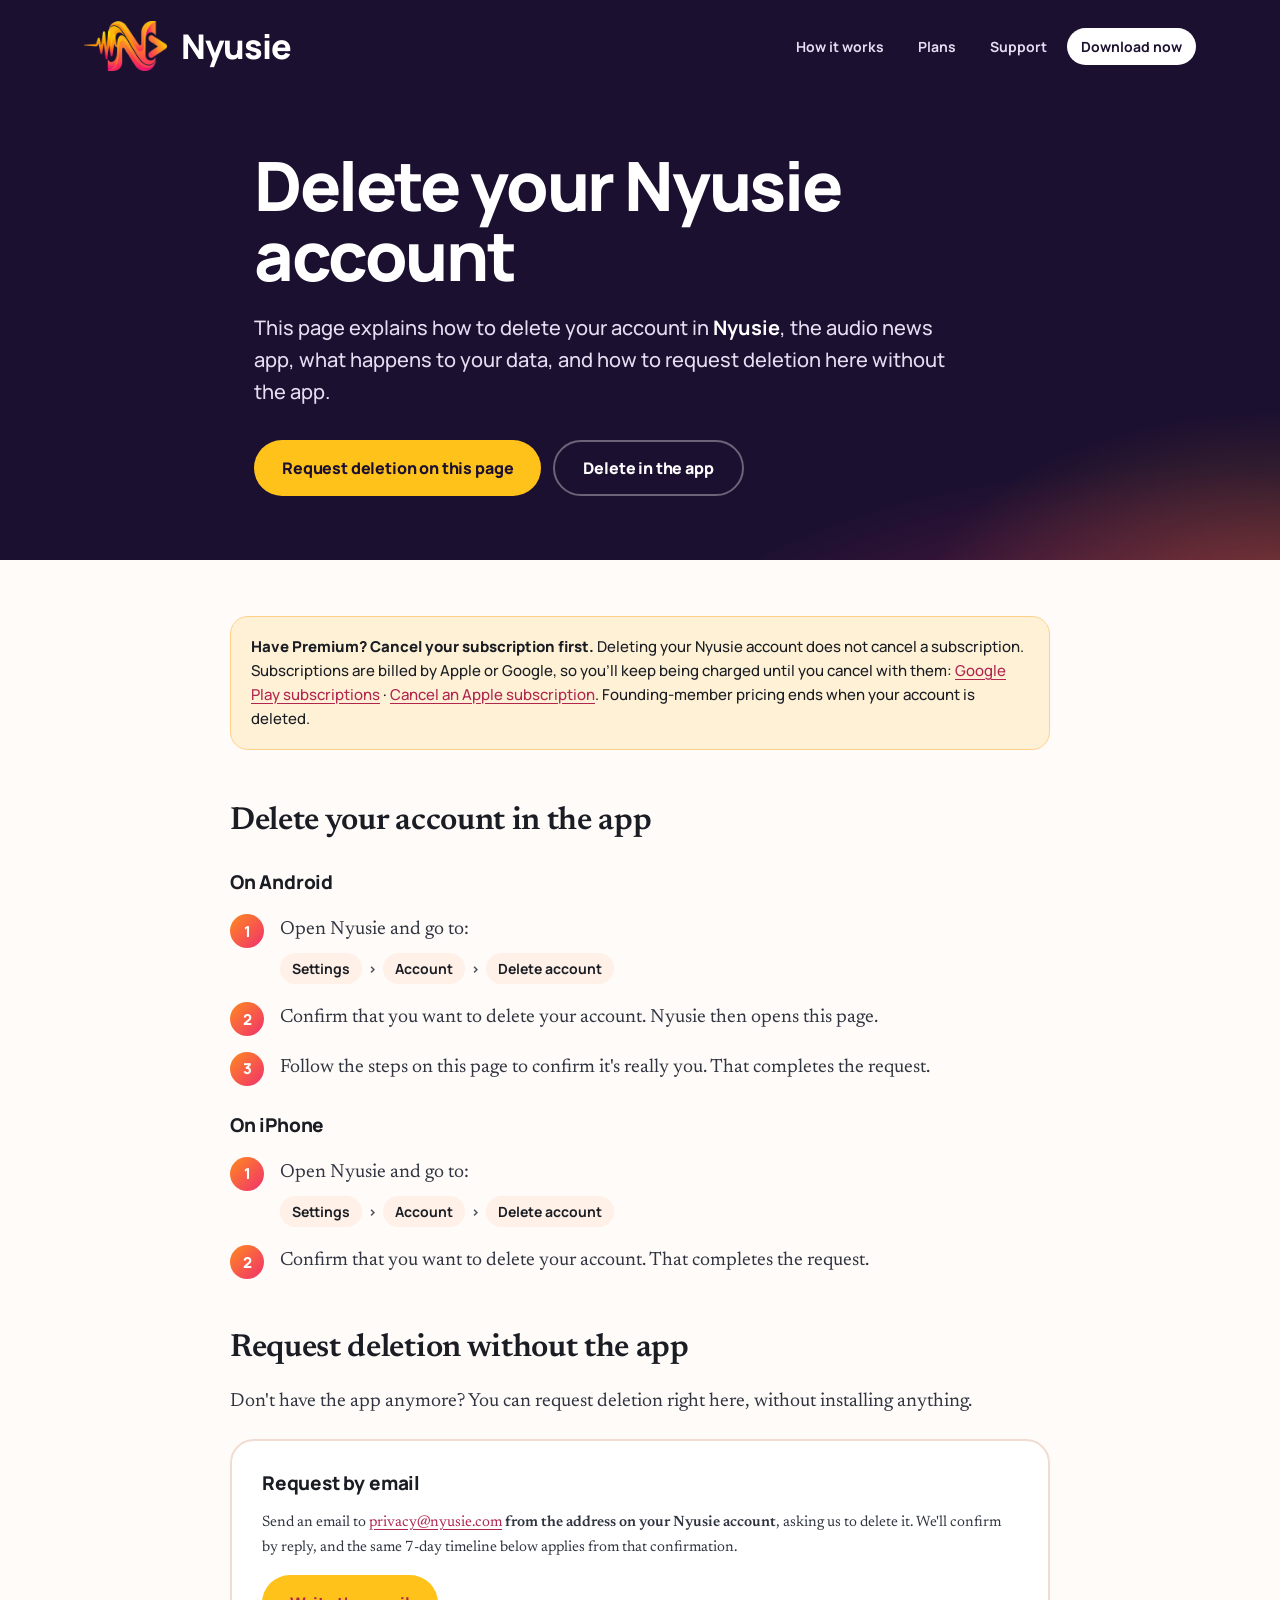
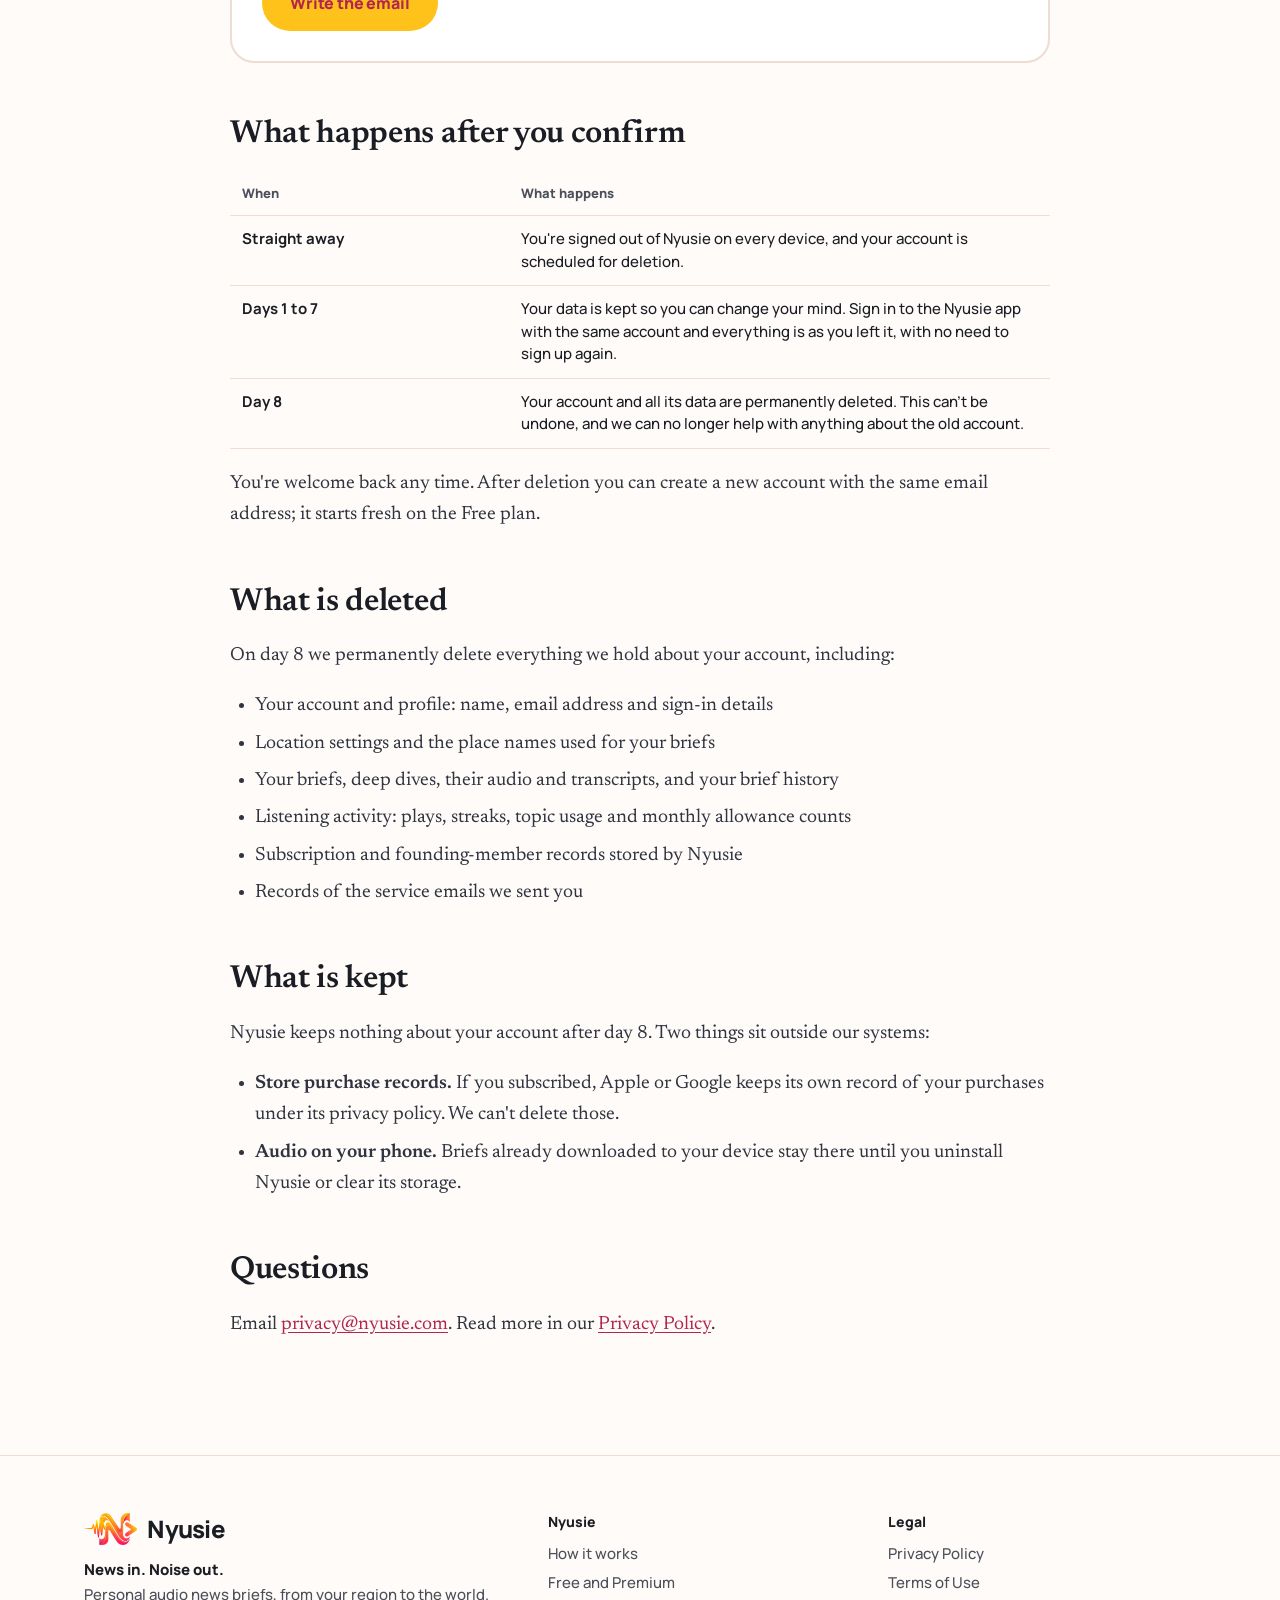
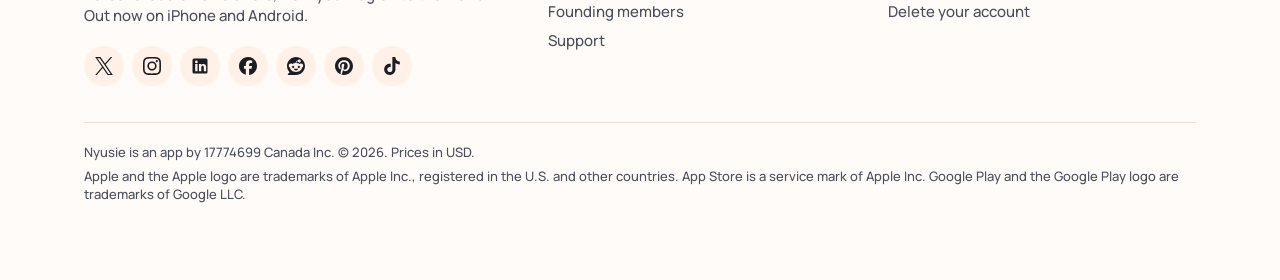
<file: delete-account/index.html>
<!doctype html>
<html lang="en">
<head>
<meta charset="utf-8">
<meta name="viewport" content="width=device-width, initial-scale=1, viewport-fit=cover">
<title>Delete your Nyusie account</title>
<meta name="description" content="How to delete your Nyusie account and data, in the app or on this page, and what is deleted.">
<link rel="canonical" href="https://nyusie.com/delete-account/">
<meta name="theme-color" content="#1C1030">
<meta property="og:type" content="website">
<meta property="og:site_name" content="Nyusie">
<meta property="og:title" content="Delete your Nyusie account">
<meta property="og:description" content="How to delete your Nyusie account and data, in the app or on this page, and what is deleted.">
<meta property="og:url" content="https://nyusie.com/delete-account/">
<meta property="og:image" content="https://nyusie.com/logo.png">
<link rel="icon" href="/favicon.png" type="image/png">
<link rel="apple-touch-icon" href="/logo.png">
<link rel="preload" href="/assets/fonts/manrope-latin-800-normal.woff2" as="font" type="font/woff2" crossorigin>
<link rel="stylesheet" href="/assets/css/site.css">
<script src="/assets/js/config.js"></script>
<script>
/* Launch switch: before launchAt the site shows the waitlist; after it, the download buttons.
   Change the time in /assets/js/config.js. Preview launch mode by adding ?preview=live to any page address. */
(function(){var c=window.NYUSIE_CONFIG||{},t=Date.parse(c.launchAt||"2026-11-06T08:00:00-05:00");
var live=Date.now()>=t||/[?&]preview=live/.test(location.search);
document.documentElement.className+=live?" is-live":" pre-launch";})();
</script>
</head>
<body>
<a class="skip" href="#main">Skip to content</a>
<header class="top">
  <div class="wrap">
    <a class="brand" href="/" aria-label="Nyusie home"><img src="/logo-header.png" alt="" width="53" height="32">Nyusie</a>
    <nav aria-label="Main"><a href="/#how">How it works</a><a href="/#plans">Plans</a><a href="/support/">Support</a><a class="cta pre" href="/waitlist/">Join the waitlist</a><a class="cta post" href="/#get" data-download="nav">Download now</a></nav>
  </div>
</header>
<main id="main">
<section class="band">
<div class="wrap narrow page-head">
  <h1>Delete your Nyusie account</h1>
  <p class="lede">This page explains how to delete your account in <strong>Nyusie</strong>, the audio news app, what happens to your data, and how to request deletion here without the app.</p>
  <div class="row-gap"><a class="btn btn-primary" href="#request">Request deletion on this page</a><a class="btn btn-ghost" href="#in-app">Delete in the app</a></div>
</div>
</section>

<div class="wrap narrow prose">

  <div class="notice warn">
    <strong>Have Premium? Cancel your subscription first.</strong> Deleting your Nyusie account does not cancel a subscription. Subscriptions are billed by Apple or Google, so you'll keep being charged until you cancel with them:
    <a href="https://play.google.com/store/account/subscriptions" rel="noopener">Google Play subscriptions</a> ·
    <a href="https://support.apple.com/en-us/118428" rel="noopener">Cancel an Apple subscription</a>.
    Founding-member pricing ends when your account is deleted.
  </div>

  <h2 id="in-app">Delete your account in the app</h2>
  <!-- CONFIRM: menu names below must match the app exactly before store submission. -->
  <h3>On Android</h3>
  <ol class="numbered">
    <li>Open Nyusie and go to:
      <div class="path"><span>Settings</span><i>›</i><span>Account</span><i>›</i><span>Delete account</span></div></li>
    <li>Confirm that you want to delete your account. Nyusie then opens this page.</li>
    <li>Follow the steps on this page to confirm it's really you. That completes the request.</li>
  </ol>
  <h3>On iPhone</h3>
  <ol class="numbered">
    <li>Open Nyusie and go to:
      <div class="path"><span>Settings</span><i>›</i><span>Account</span><i>›</i><span>Delete account</span></div></li>
    <li>Confirm that you want to delete your account. That completes the request.</li>
  </ol>

  <h2 id="request">Request deletion without the app</h2>
  <p>Don't have the app anymore? You can request deletion right here, without installing anything.</p>

  <!-- The web form switches on when webDeletionEnabled is true in assets/js/config.js.
       Until then (and as a fallback if anything fails) the email option below is shown. -->
  <div class="card form-card" id="del-form" hidden>
    <div class="stepper" aria-hidden="true"><div id="st1" class="active">1 · Email</div><div id="st2">2 · Code</div><div id="st3">3 · Confirm</div></div>

    <form id="step-email" novalidate>
      <p class="sans small" style="margin:0 0 16px">We'll confirm it's you by emailing a 6-digit code to the address on your account.</p>
      <div class="field">
        <label for="email">Email on your Nyusie account</label>
        <input id="email" type="email" autocomplete="email" inputmode="email" required placeholder="you@example.com">
      </div>
      <label class="check-row"><input id="ack" type="checkbox" required><span>I understand my account and data will be permanently deleted after 7 days, and that this does not cancel a Premium subscription.</span></label>
      <button class="btn btn-primary btn-block" id="send-btn" type="submit">Email me a code</button>
      <p class="msg" id="msg-email" role="status" aria-live="polite"></p>
    </form>

    <form id="step-code" novalidate hidden>
      <p class="sans small" style="margin:0 0 16px">If a Nyusie account uses <strong id="sent-to"></strong>, we've sent it a 6-digit code. It can take a minute to arrive; check your spam folder too.</p>
      <div class="field">
        <label for="code">6-digit code</label>
        <input id="code" class="code" type="text" inputmode="numeric" autocomplete="one-time-code" required placeholder="••••••">
      </div>
      <button class="btn btn-primary btn-block" id="verify-btn" type="submit">Continue</button>
      <p class="msg" id="msg-code" role="status" aria-live="polite"></p>
      <div class="row-gap" style="justify-content:space-between">
        <button class="linkish" id="resend-btn" type="button" disabled>Send a new code</button>
        <button class="linkish" id="change-email" type="button">Use a different email</button>
      </div>
    </form>

    <div id="step-confirm" hidden>
      <h3 style="margin-top:0">Delete <span id="confirm-email"></span>?</h3>
      <p class="small">You'll be signed out of Nyusie straight away. If you change your mind, sign in to the app within 7 days and everything will be as you left it. After that, your account and data are permanently deleted.</p>
      <button class="btn btn-danger btn-block" id="delete-btn" type="button">Delete my account</button>
      <p class="msg" id="msg-confirm" role="status" aria-live="polite"></p>
    </div>

    <div id="step-done" hidden>
      <p class="eyebrow" style="color:var(--ok)">Request received</p>
      <h3 style="margin-top:0">Your account is scheduled for deletion</h3>
      <p class="small">You've been signed out of Nyusie. Your account and data will be permanently deleted on <strong id="done-date"></strong>.</p>
      <p class="small">Changed your mind? Sign in to the Nyusie app within the next 7 days to keep your account.</p>
    </div>
  </div>

  <div class="card form-card" id="email-route">
    <h3 style="margin-top:0" id="email-route-title">Request by email</h3>
    <p class="small">Send an email to <a href="mailto:privacy@nyusie.com">privacy@nyusie.com</a> <strong>from the address on your Nyusie account</strong>, asking us to delete it. We'll confirm by reply, and the same 7-day timeline below applies from that confirmation.</p>
    <a class="btn btn-primary" id="mailto-btn" href="mailto:privacy@nyusie.com?subject=Delete%20my%20Nyusie%20account&amp;body=Please%20delete%20my%20Nyusie%20account%20and%20its%20data.%0A%0AAccount%20email%3A%20%0A%0AI%20understand%20that%20deleting%20my%20account%20does%20not%20cancel%20a%20Premium%20subscription.">Write the email</a>
  </div>
  <p class="small muted" id="email-alt" hidden>Can't receive the code? Email <a href="mailto:privacy@nyusie.com?subject=Delete%20my%20Nyusie%20account">privacy@nyusie.com</a> from the address on your account and we'll help.</p>

  <h2 id="what-happens">What happens after you confirm</h2>
  <table>
    <thead><tr><th style="width:34%">When</th><th>What happens</th></tr></thead>
    <tbody>
      <tr><td><strong>Straight away</strong></td><td>You're signed out of Nyusie on every device, and your account is scheduled for deletion.</td></tr>
      <tr><td><strong>Days 1 to 7</strong></td><td>Your data is kept so you can change your mind. Sign in to the Nyusie app with the same account and everything is as you left it, with no need to sign up again.</td></tr>
      <tr><td><strong>Day 8</strong></td><td>Your account and all its data are permanently deleted. This can't be undone, and we can no longer help with anything about the old account.</td></tr>
    </tbody>
  </table>
  <p>You're welcome back any time. After deletion you can create a new account with the same email address; it starts fresh on the Free plan.</p>

  <h2 id="data">What is deleted</h2>
  <p>On day 8 we permanently delete everything we hold about your account, including:</p>
  <ul>
    <li>Your account and profile: name, email address and sign-in details</li>
    <li>Location settings and the place names used for your briefs</li>
    <li>Your briefs, deep dives, their audio and transcripts, and your brief history</li>
    <li>Listening activity: plays, streaks, topic usage and monthly allowance counts</li>
    <li>Subscription and founding-member records stored by Nyusie</li>
    <li>Records of the service emails we sent you</li>
  </ul>

  <h2 id="kept">What is kept</h2>
  <p>Nyusie keeps nothing about your account after day 8. Two things sit outside our systems:</p>
  <ul>
    <li><strong>Store purchase records.</strong> If you subscribed, Apple or Google keeps its own record of your purchases under its privacy policy. We can't delete those.</li>
    <li><strong>Audio on your phone.</strong> Briefs already downloaded to your device stay there until you uninstall Nyusie or clear its storage.</li>
  </ul>

  <h2 id="questions">Questions</h2>
  <p>Email <a href="mailto:privacy@nyusie.com">privacy@nyusie.com</a>. Read more in our <a href="/privacy/">Privacy Policy</a>.</p>
</div>

</main>
<footer>
  <div class="wrap">
    <div class="f-cols">
      <div>
        <a class="brand" href="/" aria-label="Nyusie home"><img src="/logo-header.png" alt="" width="53" height="32">Nyusie</a>
        <p style="margin:14px 0 0;max-width:30em"><strong class="foot-tag">News in. Noise out.</strong> Personal audio news briefs, from your region to the world. <span class="pre">Arriving any second now on iPhone and Android.</span><span class="post">Out now on iPhone and Android.</span></p>
        <ul class="social" aria-label="Nyusie on social media"><li><a href="https://x.com/nyusieapp" rel="noopener me" target="_blank" aria-label="Nyusie on X"><svg viewBox="0 0 24 24" aria-hidden="true"><path fill="currentColor" d="M14.234 10.162 22.977 0h-2.072l-7.591 8.824L7.251 0H.258l9.168 13.343L.258 24H2.33l8.016-9.318L16.749 24h6.993zm-2.837 3.299-.929-1.329L3.076 1.56h3.182l5.965 8.532.929 1.329 7.754 11.09h-3.182z"/></svg></a></li><li><a href="https://www.instagram.com/nyusie.app/" rel="noopener me" target="_blank" aria-label="Nyusie on Instagram"><svg viewBox="0 0 24 24" aria-hidden="true"><path fill="currentColor" d="M7.0301.084c-1.2768.0602-2.1487.264-2.911.5634-.7888.3075-1.4575.72-2.1228 1.3877-.6652.6677-1.075 1.3368-1.3802 2.127-.2954.7638-.4956 1.6365-.552 2.914-.0564 1.2775-.0689 1.6882-.0626 4.947.0062 3.2586.0206 3.6671.0825 4.9473.061 1.2765.264 2.1482.5635 2.9107.308.7889.72 1.4573 1.388 2.1228.6679.6655 1.3365 1.0743 2.1285 1.38.7632.295 1.6361.4961 2.9134.552 1.2773.056 1.6884.069 4.9462.0627 3.2578-.0062 3.668-.0207 4.9478-.0814 1.28-.0607 2.147-.2652 2.9098-.5633.7889-.3086 1.4578-.72 2.1228-1.3881.665-.6682 1.0745-1.3378 1.3795-2.1284.2957-.7632.4966-1.636.552-2.9124.056-1.2809.0692-1.6898.063-4.948-.0063-3.2583-.021-3.6668-.0817-4.9465-.0607-1.2797-.264-2.1487-.5633-2.9117-.3084-.7889-.72-1.4568-1.3876-2.1228C21.2982 1.33 20.628.9208 19.8378.6165 19.074.321 18.2017.1197 16.9244.0645 15.6471.0093 15.236-.005 11.977.0014 8.718.0076 8.31.0215 7.0301.0839m.1402 21.6932c-1.17-.0509-1.8053-.2453-2.2287-.408-.5606-.216-.96-.4771-1.3819-.895-.422-.4178-.6811-.8186-.9-1.378-.1644-.4234-.3624-1.058-.4171-2.228-.0595-1.2645-.072-1.6442-.079-4.848-.007-3.2037.0053-3.583.0607-4.848.05-1.169.2456-1.805.408-2.2282.216-.5613.4762-.96.895-1.3816.4188-.4217.8184-.6814 1.3783-.9003.423-.1651 1.0575-.3614 2.227-.4171 1.2655-.06 1.6447-.072 4.848-.079 3.2033-.007 3.5835.005 4.8495.0608 1.169.0508 1.8053.2445 2.228.408.5608.216.96.4754 1.3816.895.4217.4194.6816.8176.9005 1.3787.1653.4217.3617 1.056.4169 2.2263.0602 1.2655.0739 1.645.0796 4.848.0058 3.203-.0055 3.5834-.061 4.848-.051 1.17-.245 1.8055-.408 2.2294-.216.5604-.4763.96-.8954 1.3814-.419.4215-.8181.6811-1.3783.9-.4224.1649-1.0577.3617-2.2262.4174-1.2656.0595-1.6448.072-4.8493.079-3.2045.007-3.5825-.006-4.848-.0608M16.953 5.5864A1.44 1.44 0 1 0 18.39 4.144a1.44 1.44 0 0 0-1.437 1.4424M5.8385 12.012c.0067 3.4032 2.7706 6.1557 6.173 6.1493 3.4026-.0065 6.157-2.7701 6.1506-6.1733-.0065-3.4032-2.771-6.1565-6.174-6.1498-3.403.0067-6.156 2.771-6.1496 6.1738M8 12.0077a4 4 0 1 1 4.008 3.9921A3.9996 3.9996 0 0 1 8 12.0077"/></svg></a></li><li><a href="https://www.linkedin.com/company/nyusie/" rel="noopener me" target="_blank" aria-label="Nyusie on LinkedIn"><svg viewBox="0 0 24 24" aria-hidden="true"><path fill="currentColor" d="M4 2h16a2 2 0 0 1 2 2v16a2 2 0 0 1-2 2H4a2 2 0 0 1-2-2V4a2 2 0 0 1 2-2zm1.6 7.4V19h3.1V9.4H5.6zm1.55-4.7a1.8 1.8 0 1 0 0 3.6 1.8 1.8 0 0 0 0-3.6zM10.6 9.4V19h3.1v-5c0-1.4.6-2.3 1.8-2.3s1.6.9 1.6 2.3v5h3.1v-5.6c0-2.8-1.3-4.2-3.6-4.2-1.4 0-2.4.6-2.9 1.5V9.4h-3.1z"/></svg></a></li><li><a href="https://www.facebook.com/profile.php?id=61595469095365" rel="noopener me" target="_blank" aria-label="Nyusie on Facebook"><svg viewBox="0 0 24 24" aria-hidden="true"><path fill="currentColor" d="M9.101 23.691v-7.98H6.627v-3.667h2.474v-1.58c0-4.085 1.848-5.978 5.858-5.978.401 0 .955.042 1.468.103a8.68 8.68 0 0 1 1.141.195v3.325a8.623 8.623 0 0 0-.653-.036 26.805 26.805 0 0 0-.733-.009c-.707 0-1.259.096-1.675.309a1.686 1.686 0 0 0-.679.622c-.258.42-.374.995-.374 1.752v1.297h3.919l-.386 2.103-.287 1.564h-3.246v8.245C19.396 23.238 24 18.179 24 12.044c0-6.627-5.373-12-12-12s-12 5.373-12 12c0 5.628 3.874 10.35 9.101 11.647Z"/></svg></a></li><li><a href="https://www.reddit.com/user/Nyusie/" rel="noopener me" target="_blank" aria-label="Nyusie on Reddit"><svg viewBox="0 0 24 24" aria-hidden="true"><path fill="currentColor" d="M12 0C5.373 0 0 5.373 0 12c0 3.314 1.343 6.314 3.515 8.485l-2.286 2.286C.775 23.225 1.097 24 1.738 24H12c6.627 0 12-5.373 12-12S18.627 0 12 0Zm4.388 3.199c1.104 0 1.999.895 1.999 1.999 0 1.105-.895 2-1.999 2-.946 0-1.739-.657-1.947-1.539v.002c-1.147.162-2.032 1.15-2.032 2.341v.007c1.776.067 3.4.567 4.686 1.363.473-.363 1.064-.58 1.707-.58 1.547 0 2.802 1.254 2.802 2.802 0 1.117-.655 2.081-1.601 2.531-.088 3.256-3.637 5.876-7.997 5.876-4.361 0-7.905-2.617-7.998-5.87-.954-.447-1.614-1.415-1.614-2.538 0-1.548 1.255-2.802 2.803-2.802.645 0 1.239.218 1.712.585 1.275-.79 2.881-1.291 4.64-1.365v-.01c0-1.663 1.263-3.034 2.88-3.207.188-.911.993-1.595 1.959-1.595Zm-8.085 8.376c-.784 0-1.459.78-1.506 1.797-.047 1.016.64 1.429 1.426 1.429.786 0 1.371-.369 1.418-1.385.047-1.017-.553-1.841-1.338-1.841Zm7.406 0c-.786 0-1.385.824-1.338 1.841.047 1.017.634 1.385 1.418 1.385.785 0 1.473-.413 1.426-1.429-.046-1.017-.721-1.797-1.506-1.797Zm-3.703 4.013c-.974 0-1.907.048-2.77.135-.147.015-.241.168-.183.305.483 1.154 1.622 1.964 2.953 1.964 1.33 0 2.47-.81 2.953-1.964.057-.137-.037-.29-.184-.305-.863-.087-1.795-.135-2.769-.135Z"/></svg></a></li><li><a href="https://www.pinterest.com/Nyusieapp/" rel="noopener me" target="_blank" aria-label="Nyusie on Pinterest"><svg viewBox="0 0 24 24" aria-hidden="true"><path fill="currentColor" d="M12.017 0C5.396 0 .029 5.367.029 11.987c0 5.079 3.158 9.417 7.618 11.162-.105-.949-.199-2.403.041-3.439.219-.937 1.406-5.957 1.406-5.957s-.359-.72-.359-1.781c0-1.663.967-2.911 2.168-2.911 1.024 0 1.518.769 1.518 1.688 0 1.029-.653 2.567-.992 3.992-.285 1.193.6 2.165 1.775 2.165 2.128 0 3.768-2.245 3.768-5.487 0-2.861-2.063-4.869-5.008-4.869-3.41 0-5.409 2.562-5.409 5.199 0 1.033.394 2.143.889 2.741.099.12.112.225.085.345-.09.375-.293 1.199-.334 1.363-.053.225-.172.271-.401.165-1.495-.69-2.433-2.878-2.433-4.646 0-3.776 2.748-7.252 7.92-7.252 4.158 0 7.392 2.967 7.392 6.923 0 4.135-2.607 7.462-6.233 7.462-1.214 0-2.354-.629-2.758-1.379l-.749 2.848c-.269 1.045-1.004 2.352-1.498 3.146 1.123.345 2.306.535 3.55.535 6.607 0 11.985-5.365 11.985-11.987C23.97 5.39 18.592.026 11.985.026L12.017 0z"/></svg></a></li><li><a href="https://www.tiktok.com/@nyusie.app" rel="noopener me" target="_blank" aria-label="Nyusie on TikTok"><svg viewBox="0 0 24 24" aria-hidden="true"><path fill="currentColor" d="M12.525.02c1.31-.02 2.61-.01 3.91-.02.08 1.53.63 3.09 1.75 4.17 1.12 1.11 2.7 1.62 4.24 1.79v4.03c-1.44-.05-2.89-.35-4.2-.97-.57-.26-1.1-.59-1.62-.93-.01 2.92.01 5.84-.02 8.75-.08 1.4-.54 2.79-1.35 3.94-1.31 1.92-3.58 3.17-5.91 3.21-1.43.08-2.86-.31-4.08-1.03-2.02-1.19-3.44-3.37-3.65-5.71-.02-.5-.03-1-.01-1.49.18-1.9 1.12-3.72 2.58-4.96 1.66-1.44 3.98-2.13 6.15-1.72.02 1.48-.04 2.96-.04 4.44-.99-.32-2.15-.23-3.02.37-.63.41-1.11 1.04-1.36 1.75-.21.51-.15 1.07-.14 1.61.24 1.64 1.82 3.02 3.5 2.87 1.12-.01 2.19-.66 2.77-1.61.19-.33.4-.67.41-1.06.1-1.79.06-3.57.07-5.36.01-4.03-.01-8.05.02-12.07z"/></svg></a></li></ul>
      </div>
      <div><h4>Nyusie</h4><ul><li><a href="/#how">How it works</a></li><li><a href="/#plans">Free and Premium</a></li><li><a href="/#founding">Founding members</a></li><li><a href="/support/">Support</a></li></ul></div>
      <div><h4>Legal</h4><ul><li><a href="/privacy/">Privacy Policy</a></li><li><a href="/terms/">Terms of Use</a></li><li><a href="/delete-account/">Delete your account</a></li></ul></div>
    </div>
    <p class="legal">Nyusie is an app by 17774699 Canada Inc. © 2026. Prices in USD.<span class="post tm"> Apple and the Apple logo are trademarks of Apple Inc., registered in the U.S. and other countries. App Store is a service mark of Apple Inc. Google Play and the Google Play logo are trademarks of Google LLC.</span></p>
  </div>
</footer>
<script src="/assets/js/site.js" defer></script>
<script src="/assets/js/supabase-2.118.0.min.js" defer></script>
<script src="/assets/js/delete-account.js" defer></script>
</body>
</html>
</file>
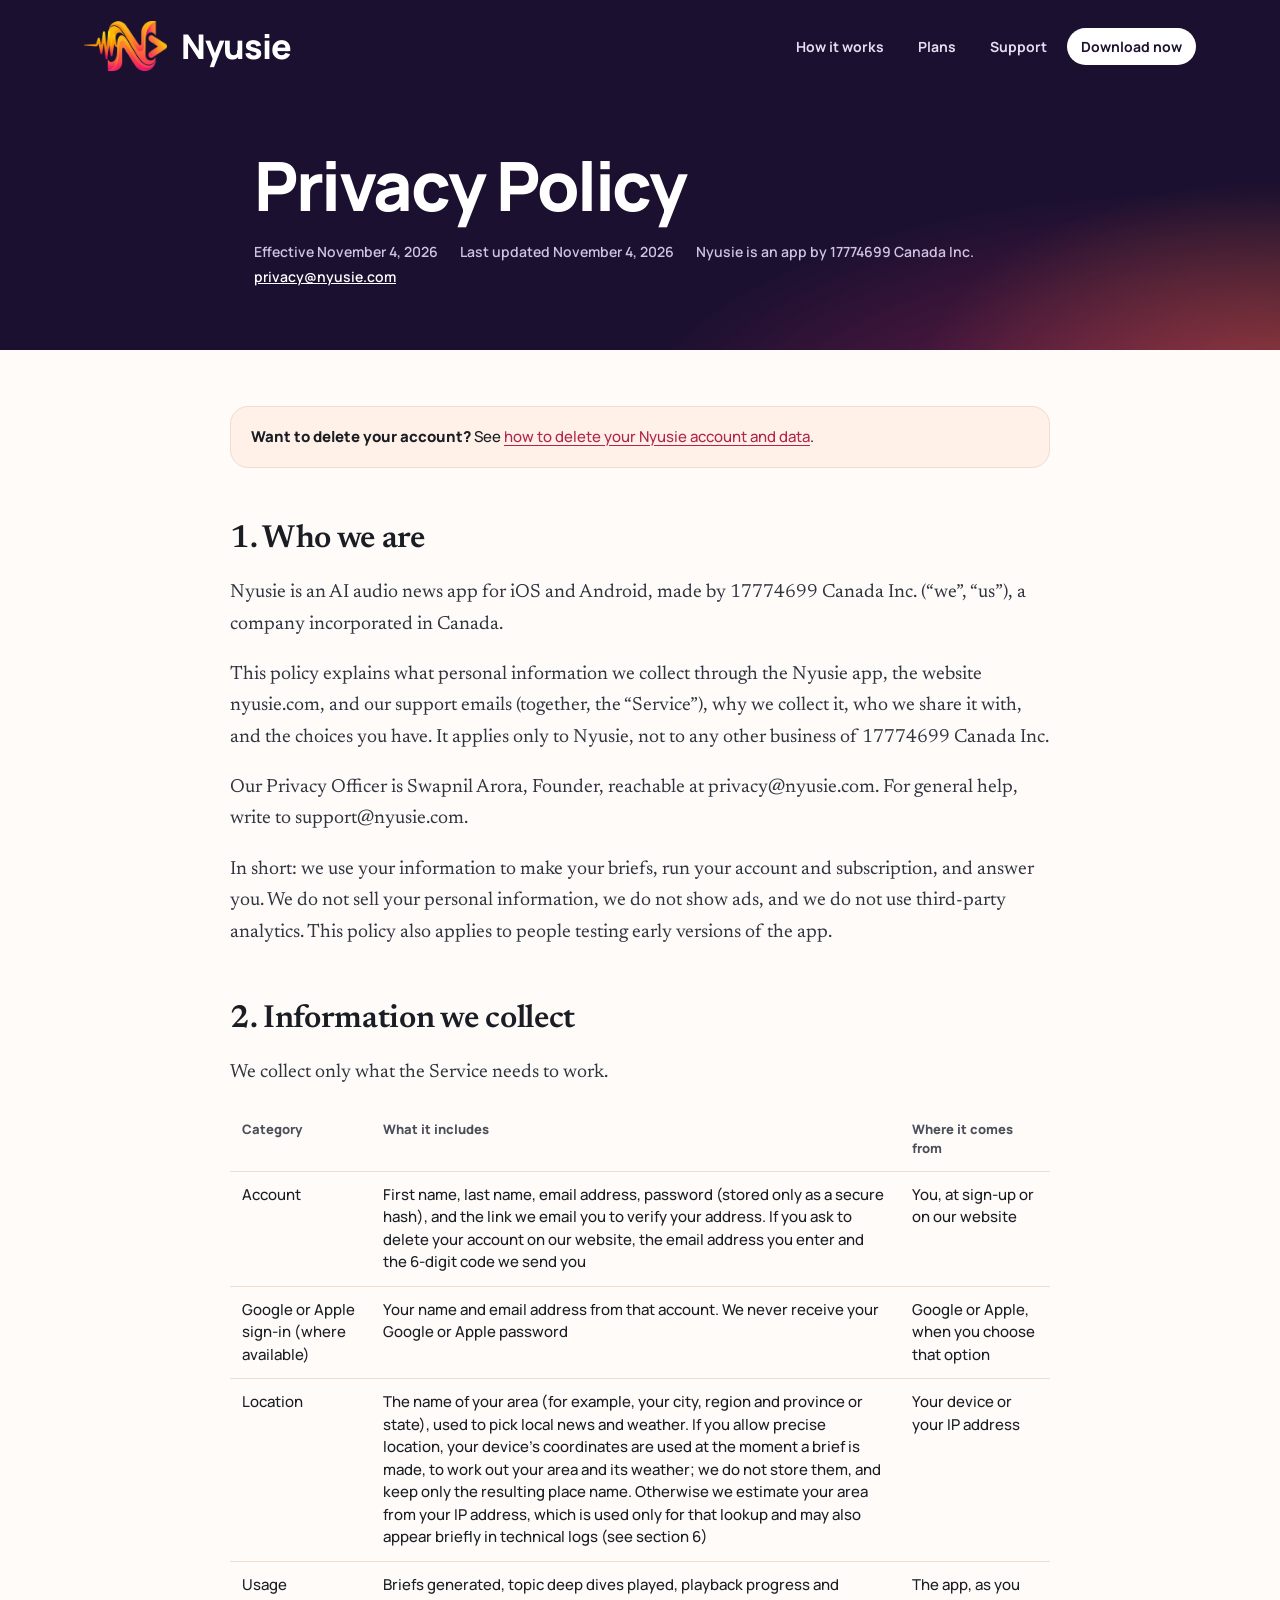
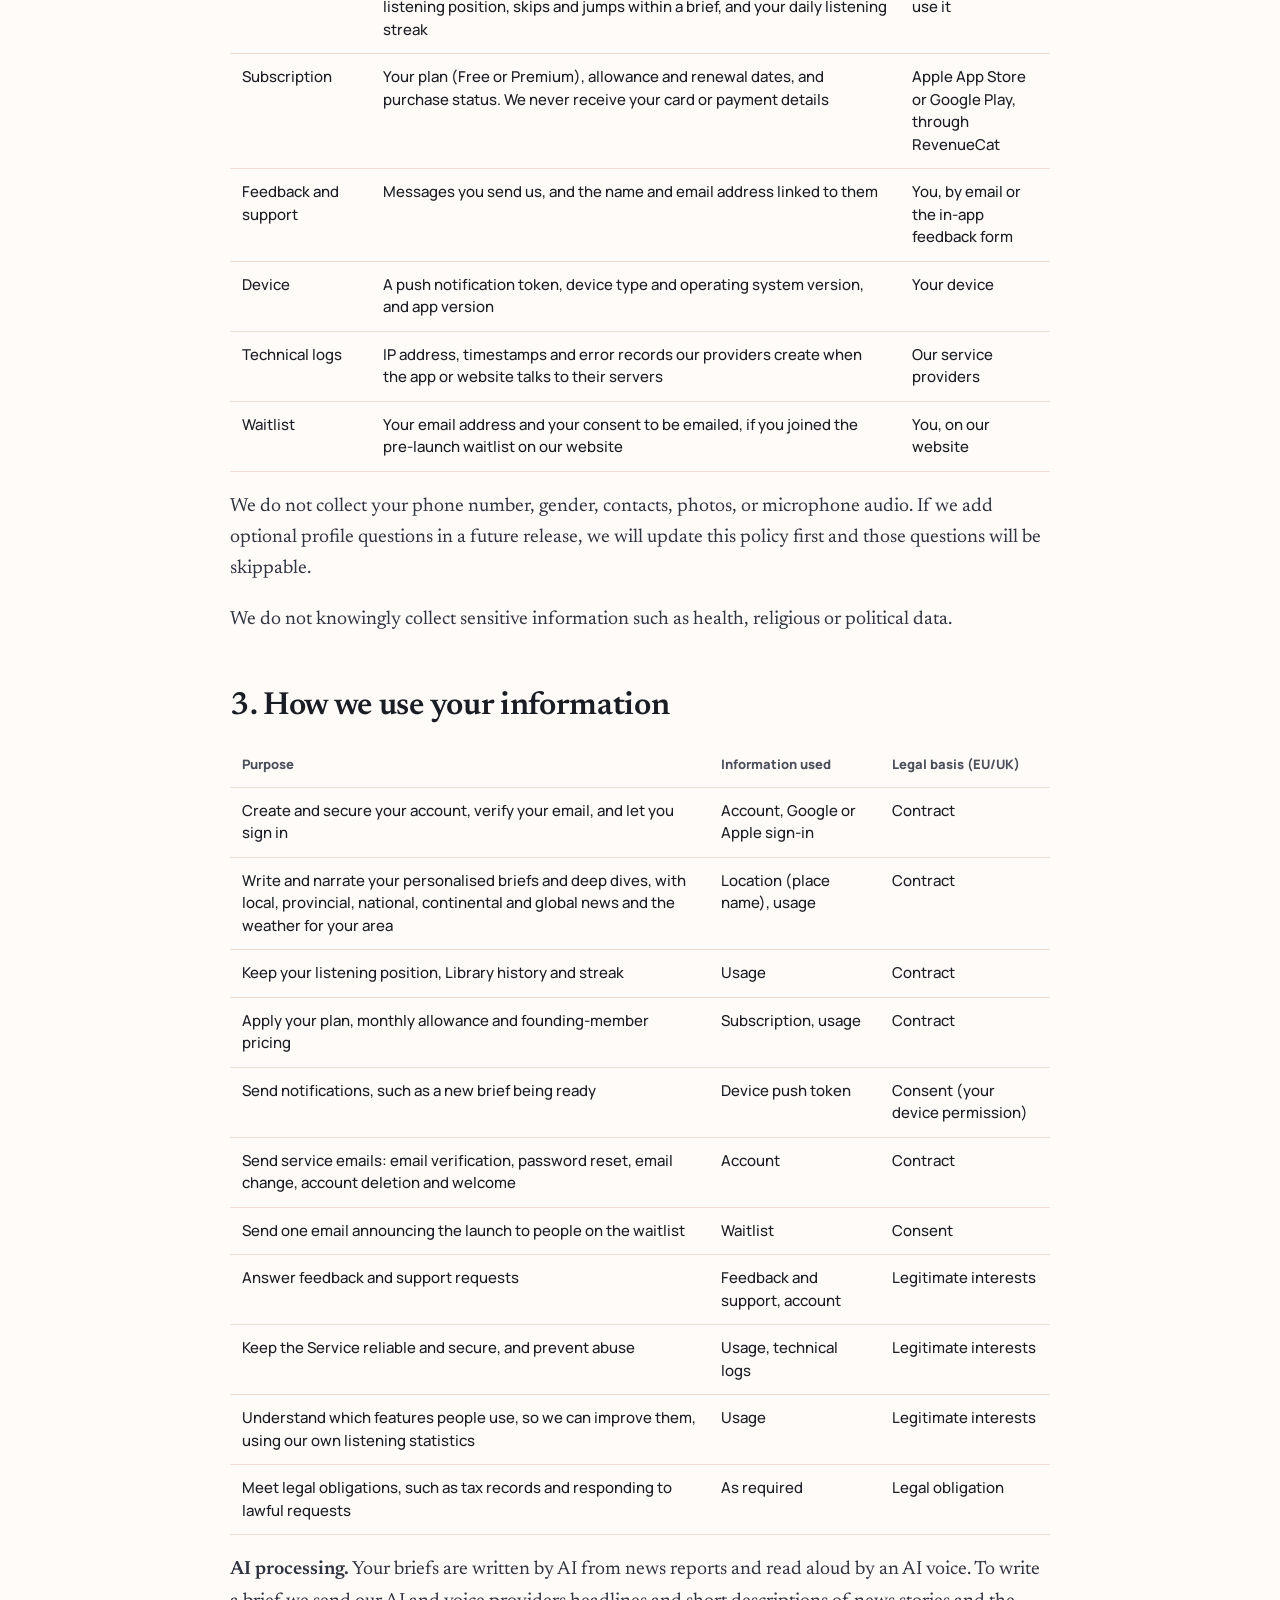
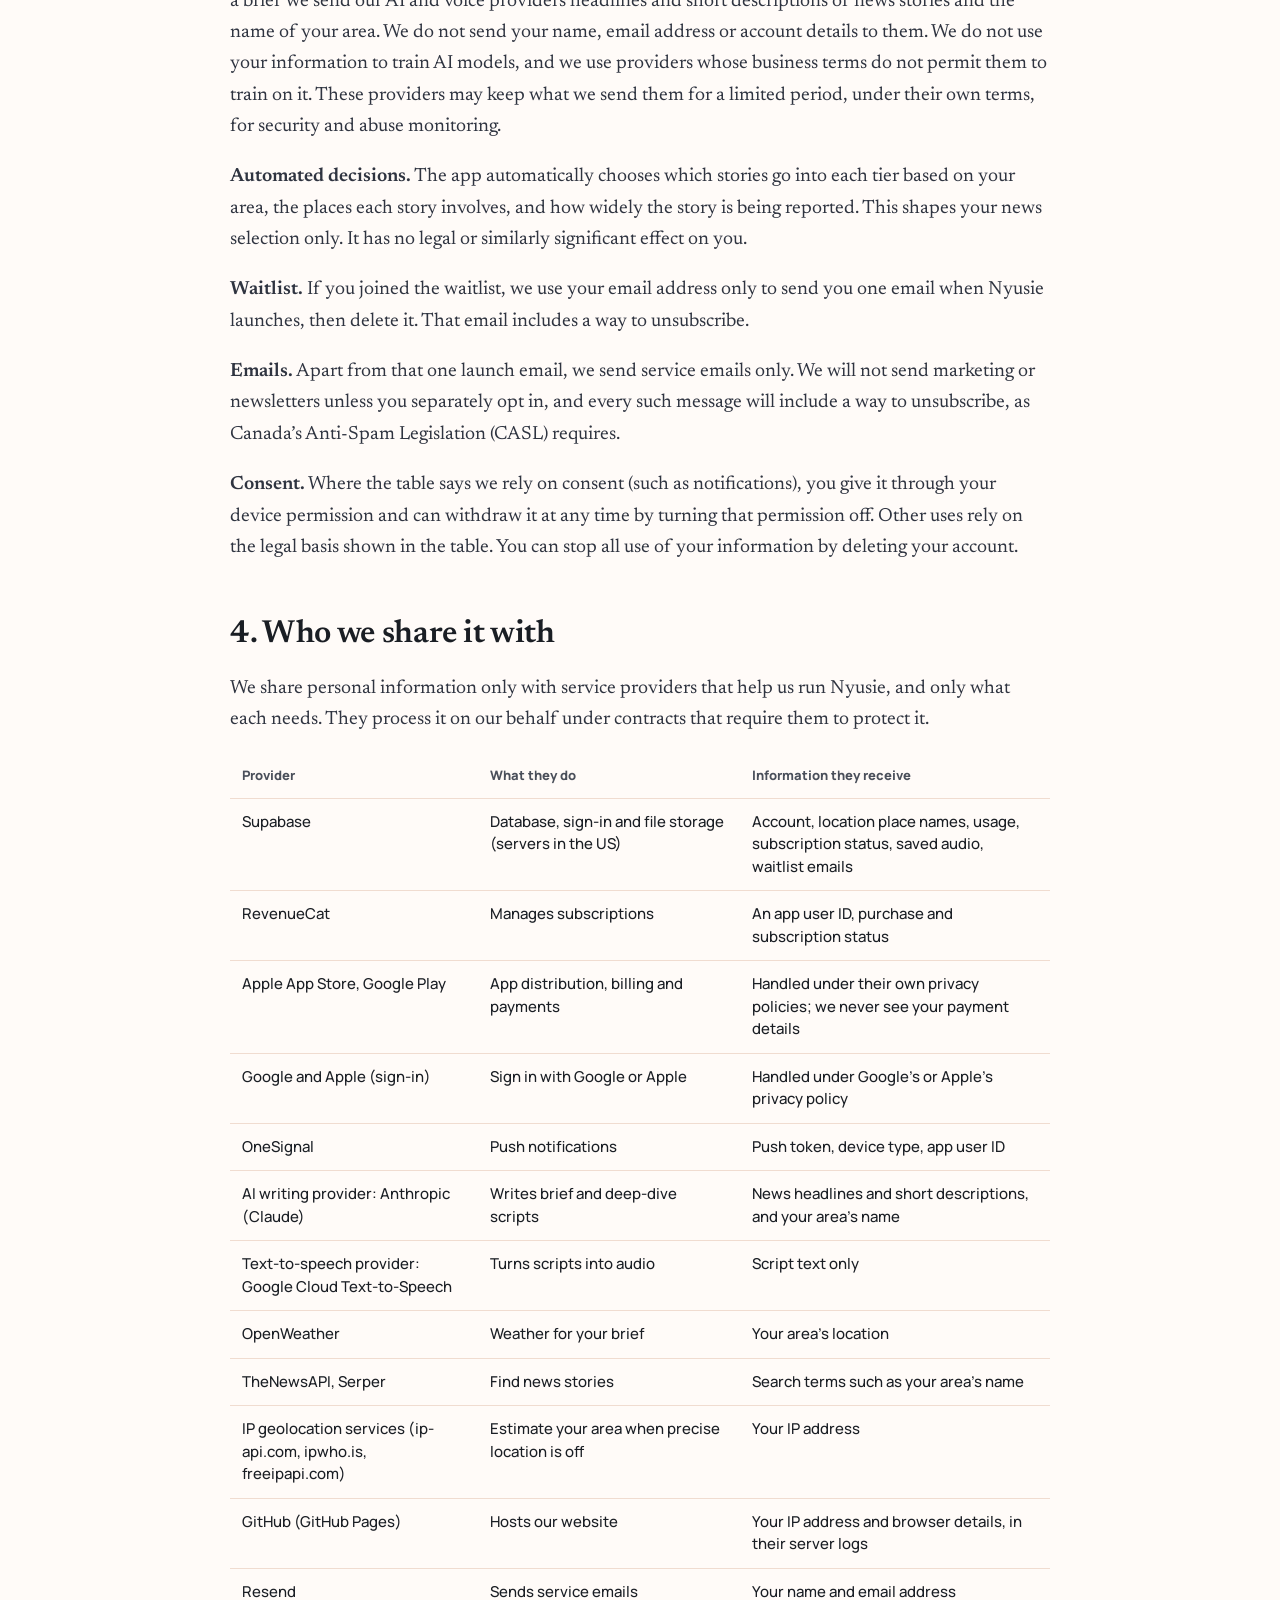
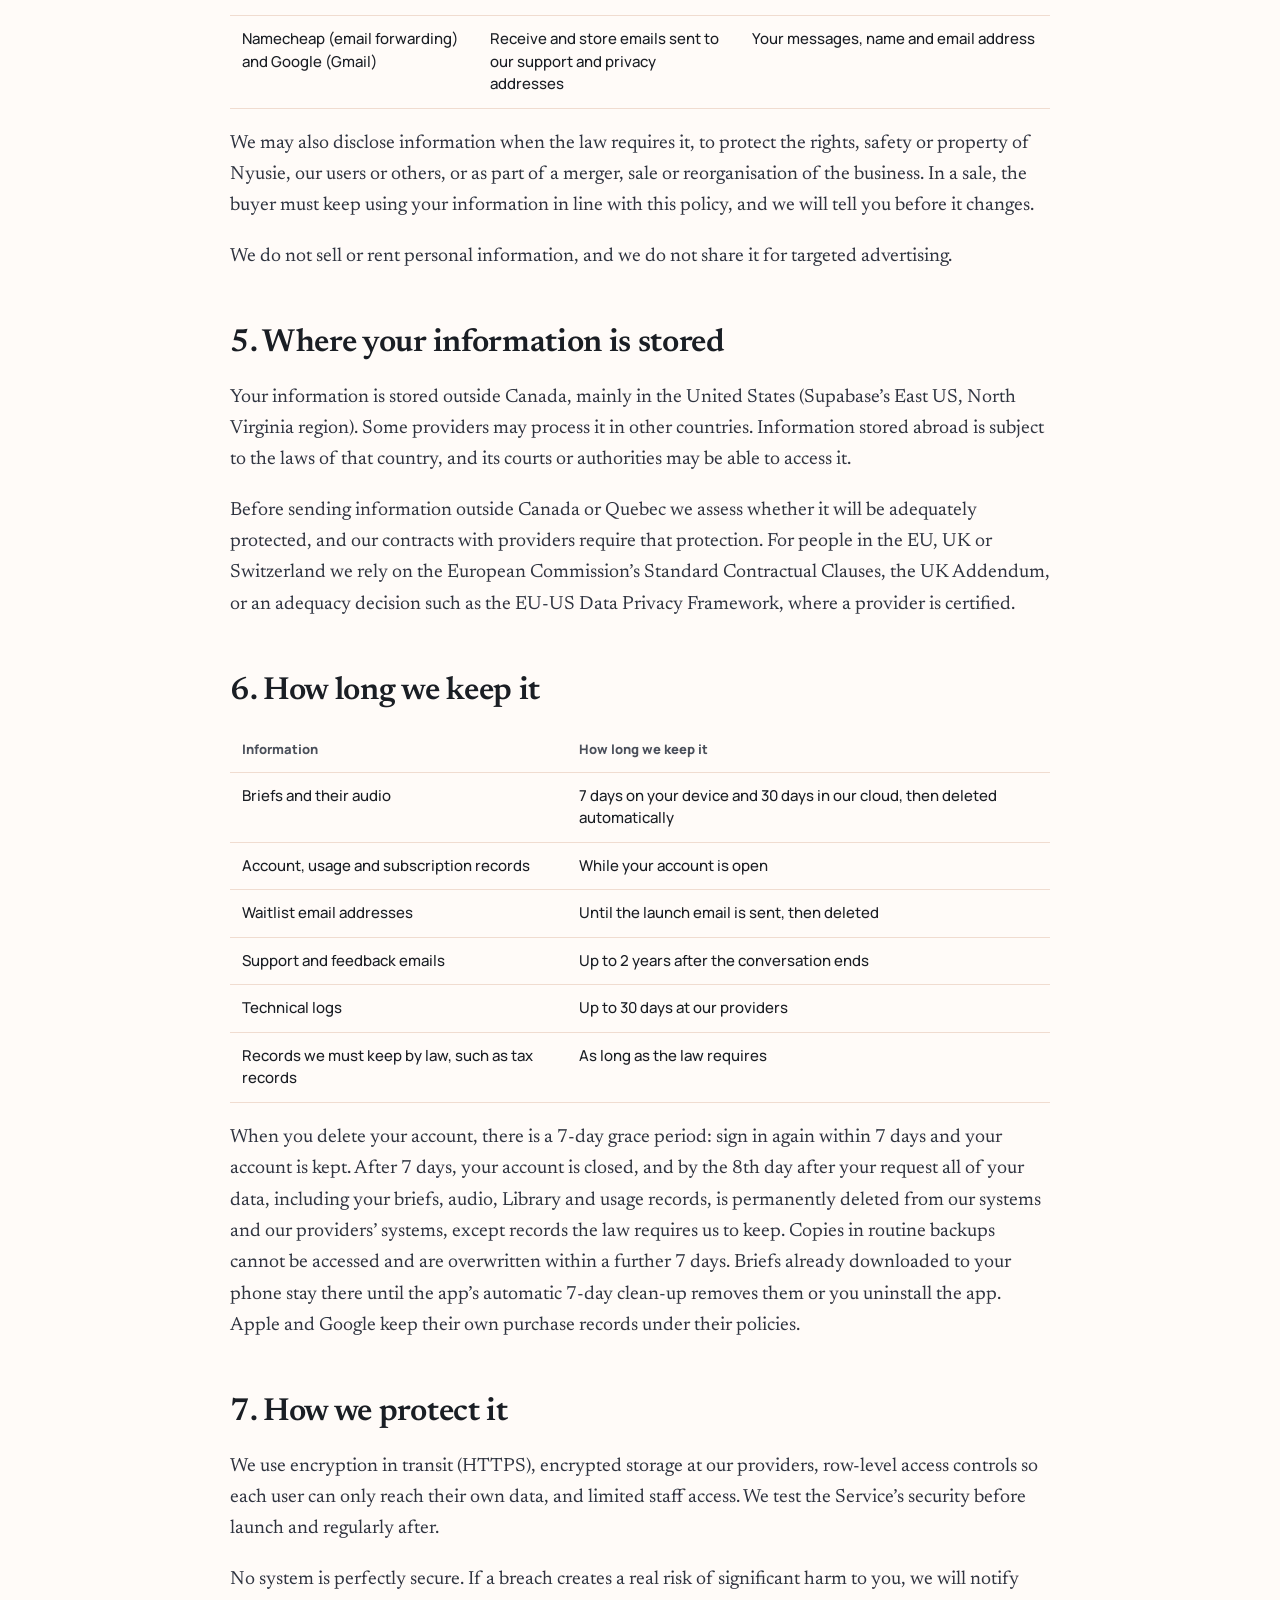
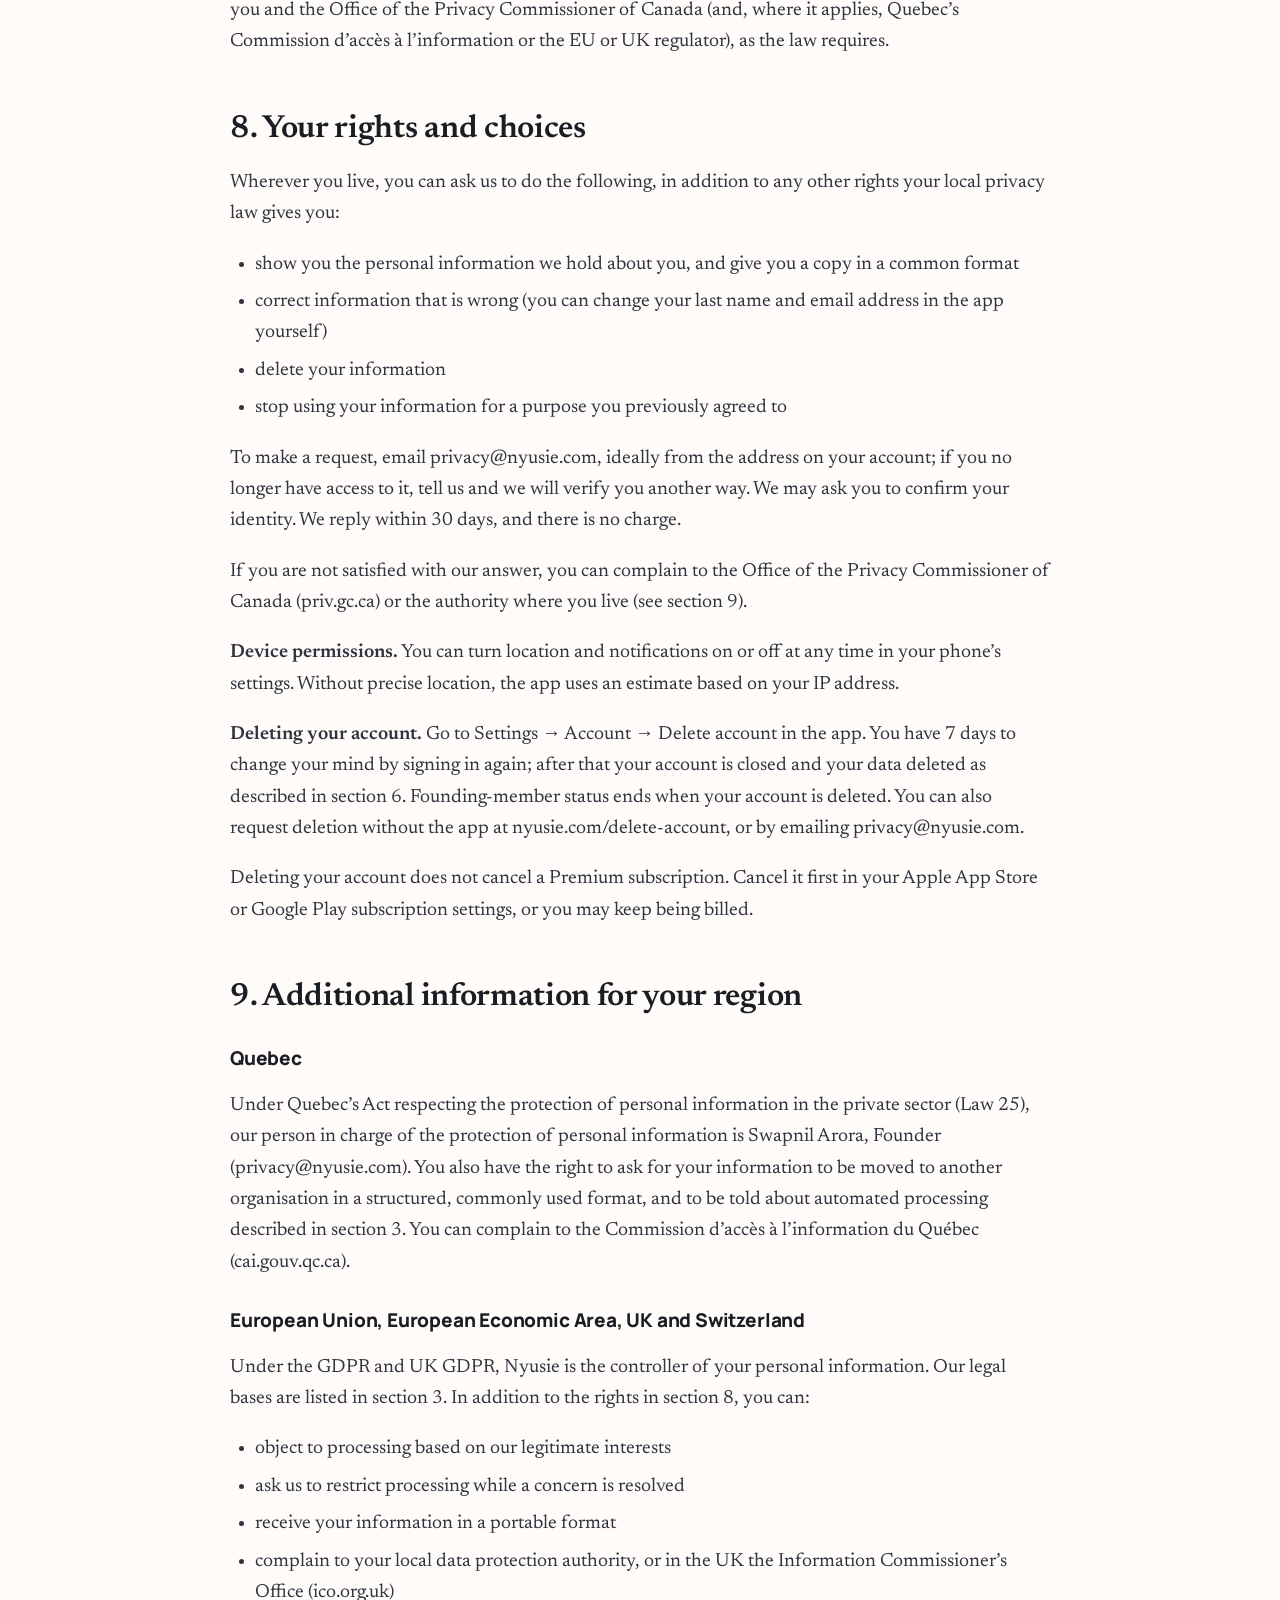
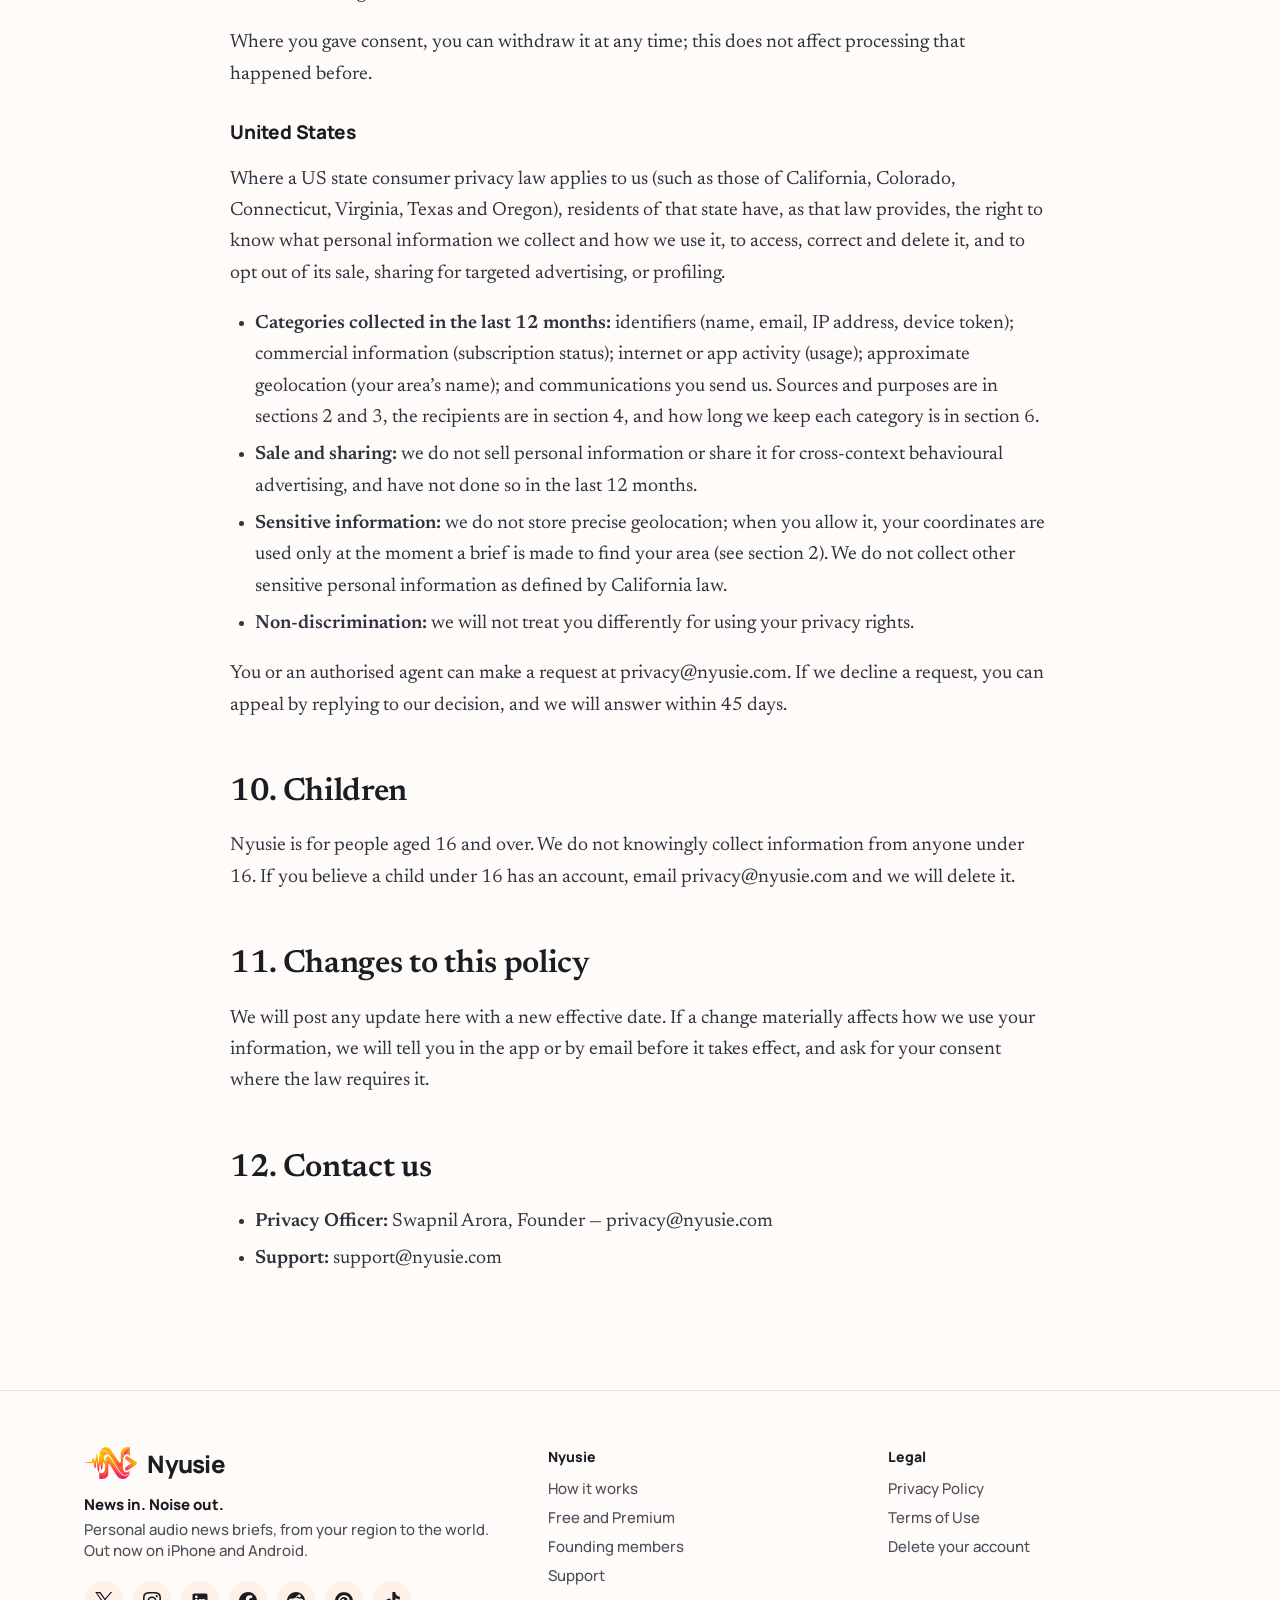
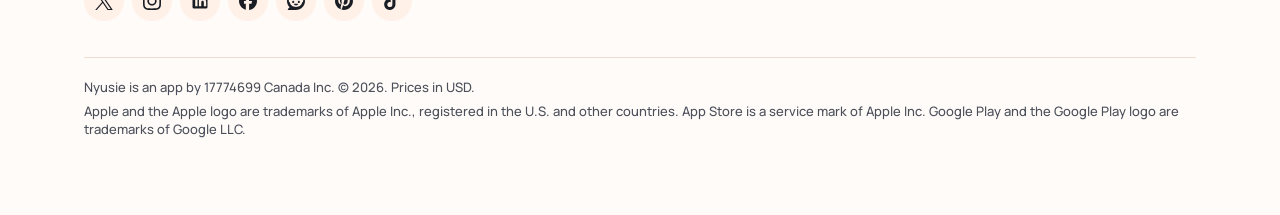
<file: privacy/index.html>
<!doctype html>
<html lang="en">
<head>
<meta charset="utf-8">
<meta name="viewport" content="width=device-width, initial-scale=1, viewport-fit=cover">
<title>Privacy Policy · Nyusie</title>
<meta name="description" content="How Nyusie, an app by 17774699 Canada Inc., collects, uses and protects your information.">
<link rel="canonical" href="https://nyusie.com/privacy/">
<meta name="theme-color" content="#1C1030">
<meta property="og:type" content="website">
<meta property="og:site_name" content="Nyusie">
<meta property="og:title" content="Privacy Policy · Nyusie">
<meta property="og:description" content="How Nyusie, an app by 17774699 Canada Inc., collects, uses and protects your information.">
<meta property="og:url" content="https://nyusie.com/privacy/">
<meta property="og:image" content="https://nyusie.com/logo.png">
<link rel="icon" href="/favicon.png" type="image/png">
<link rel="apple-touch-icon" href="/logo.png">
<link rel="preload" href="/assets/fonts/manrope-latin-800-normal.woff2" as="font" type="font/woff2" crossorigin>
<link rel="stylesheet" href="/assets/css/site.css">
<script src="/assets/js/config.js"></script>
<script>
/* Launch switch: before launchAt the site shows the waitlist; after it, the download buttons.
   Change the time in /assets/js/config.js. Preview launch mode by adding ?preview=live to any page address. */
(function(){var c=window.NYUSIE_CONFIG||{},t=Date.parse(c.launchAt||"2026-11-06T08:00:00-05:00");
var live=Date.now()>=t||/[?&]preview=live/.test(location.search);
document.documentElement.className+=live?" is-live":" pre-launch";})();
</script>
</head>
<body>
<a class="skip" href="#main">Skip to content</a>
<header class="top">
  <div class="wrap">
    <a class="brand" href="/" aria-label="Nyusie home"><img src="/logo-header.png" alt="" width="53" height="32">Nyusie</a>
    <nav aria-label="Main"><a href="/#how">How it works</a><a href="/#plans">Plans</a><a href="/support/">Support</a><a class="cta pre" href="/waitlist/">Join the waitlist</a><a class="cta post" href="/#get" data-download="nav">Download now</a></nav>
  </div>
</header>
<main id="main">
<section class="band">
<div class="wrap narrow page-head">
  <h1>Privacy Policy</h1>
  <div class="meta-row"><span>Effective November 4, 2026</span><span>Last updated November 4, 2026</span><span>Nyusie is an app by 17774699 Canada Inc.</span><span><a href="mailto:privacy@nyusie.com">privacy@nyusie.com</a></span></div>
</div>
</section>

<div class="wrap narrow prose">
  <div class="notice">
    <strong>Want to delete your account?</strong> See <a href="/delete-account/">how to delete your Nyusie account and data</a>.
  </div>

<!-- ===== Published Privacy Policy, effective November 4, 2026 ===== -->
<h2 id="who-we-are">1. Who we are</h2>
<p>Nyusie is an AI audio news app for iOS and Android, made by 17774699 Canada Inc. (“we”, “us”), a company incorporated in Canada.</p>
<p>This policy explains what personal information we collect through the Nyusie app, the website nyusie.com, and our support emails (together, the “Service”), why we collect it, who we share it with, and the choices you have. It applies only to Nyusie, not to any other business of 17774699 Canada Inc.</p>
<p>Our Privacy Officer is Swapnil Arora, Founder, reachable at privacy@nyusie.com. For general help, write to support@nyusie.com.</p>
<p>In short: we use your information to make your briefs, run your account and subscription, and answer you. We do not sell your personal information, we do not show ads, and we do not use third-party analytics. This policy also applies to people testing early versions of the app.</p>
<h2 id="information-we-collect">2. Information we collect</h2>
<p>We collect only what the Service needs to work.</p>
<table>
<thead>
<tr class="header">
<th>Category</th>
<th>What it includes</th>
<th>Where it comes from</th>
</tr>
</thead>
<tbody>
<tr class="odd">
<td>Account</td>
<td>First name, last name, email address, password (stored only as a secure hash), and the link we email you to verify your address. If you ask to delete your account on our website, the email address you enter and the 6-digit code we send you</td>
<td>You, at sign-up or on our website</td>
</tr>
<tr class="even">
<td>Google or Apple sign-in (where available)</td>
<td>Your name and email address from that account. We never receive your Google or Apple password</td>
<td>Google or Apple, when you choose that option</td>
</tr>
<tr class="odd">
<td>Location</td>
<td>The name of your area (for example, your city, region and province or state), used to pick local news and weather. If you allow precise location, your device’s coordinates are used at the moment a brief is made, to work out your area and its weather; we do not store them, and keep only the resulting place name. Otherwise we estimate your area from your IP address, which is used only for that lookup and may also appear briefly in technical logs (see section 6)</td>
<td>Your device or your IP address</td>
</tr>
<tr class="even">
<td>Usage</td>
<td>Briefs generated, topic deep dives played, playback progress and listening position, skips and jumps within a brief, and your daily listening streak</td>
<td>The app, as you use it</td>
</tr>
<tr class="odd">
<td>Subscription</td>
<td>Your plan (Free or Premium), allowance and renewal dates, and purchase status. We never receive your card or payment details</td>
<td>Apple App Store or Google Play, through RevenueCat</td>
</tr>
<tr class="even">
<td>Feedback and support</td>
<td>Messages you send us, and the name and email address linked to them</td>
<td>You, by email or the in-app feedback form</td>
</tr>
<tr class="odd">
<td>Device</td>
<td>A push notification token, device type and operating system version, and app version</td>
<td>Your device</td>
</tr>
<tr class="even">
<td>Technical logs</td>
<td>IP address, timestamps and error records our providers create when the app or website talks to their servers</td>
<td>Our service providers</td>
</tr>
<tr class="odd">
<td>Waitlist</td>
<td>Your email address and your consent to be emailed, if you joined the pre-launch waitlist on our website</td>
<td>You, on our website</td>
</tr>
</tbody>
</table>
<p>We do not collect your phone number, gender, contacts, photos, or microphone audio. If we add optional profile questions in a future release, we will update this policy first and those questions will be skippable.</p>
<p>We do not knowingly collect sensitive information such as health, religious or political data.</p>
<h2 id="how-we-use-your-information">3. How we use your information</h2>
<table>
<thead>
<tr class="header">
<th>Purpose</th>
<th>Information used</th>
<th>Legal basis (EU/UK)</th>
</tr>
</thead>
<tbody>
<tr class="odd">
<td>Create and secure your account, verify your email, and let you sign in</td>
<td>Account, Google or Apple sign-in</td>
<td>Contract</td>
</tr>
<tr class="even">
<td>Write and narrate your personalised briefs and deep dives, with local, provincial, national, continental and global news and the weather for your area</td>
<td>Location (place name), usage</td>
<td>Contract</td>
</tr>
<tr class="odd">
<td>Keep your listening position, Library history and streak</td>
<td>Usage</td>
<td>Contract</td>
</tr>
<tr class="even">
<td>Apply your plan, monthly allowance and founding-member pricing</td>
<td>Subscription, usage</td>
<td>Contract</td>
</tr>
<tr class="odd">
<td>Send notifications, such as a new brief being ready</td>
<td>Device push token</td>
<td>Consent (your device permission)</td>
</tr>
<tr class="even">
<td>Send service emails: email verification, password reset, email change, account deletion and welcome</td>
<td>Account</td>
<td>Contract</td>
</tr>
<tr class="odd">
<td>Send one email announcing the launch to people on the waitlist</td>
<td>Waitlist</td>
<td>Consent</td>
</tr>
<tr class="even">
<td>Answer feedback and support requests</td>
<td>Feedback and support, account</td>
<td>Legitimate interests</td>
</tr>
<tr class="odd">
<td>Keep the Service reliable and secure, and prevent abuse</td>
<td>Usage, technical logs</td>
<td>Legitimate interests</td>
</tr>
<tr class="even">
<td>Understand which features people use, so we can improve them, using our own listening statistics</td>
<td>Usage</td>
<td>Legitimate interests</td>
</tr>
<tr class="odd">
<td>Meet legal obligations, such as tax records and responding to lawful requests</td>
<td>As required</td>
<td>Legal obligation</td>
</tr>
</tbody>
</table>
<p><strong>AI processing.</strong> Your briefs are written by AI from news reports and read aloud by an AI voice. To write a brief we send our AI and voice providers headlines and short descriptions of news stories and the name of your area. We do not send your name, email address or account details to them. We do not use your information to train AI models, and we use providers whose business terms do not permit them to train on it. These providers may keep what we send them for a limited period, under their own terms, for security and abuse monitoring.</p>
<p><strong>Automated decisions.</strong> The app automatically chooses which stories go into each tier based on your area, the places each story involves, and how widely the story is being reported. This shapes your news selection only. It has no legal or similarly significant effect on you.</p>
<p><strong>Waitlist.</strong> If you joined the waitlist, we use your email address only to send you one email when Nyusie launches, then delete it. That email includes a way to unsubscribe.</p>
<p><strong>Emails.</strong> Apart from that one launch email, we send service emails only. We will not send marketing or newsletters unless you separately opt in, and every such message will include a way to unsubscribe, as Canada’s Anti-Spam Legislation (CASL) requires.</p>
<p><strong>Consent.</strong> Where the table says we rely on consent (such as notifications), you give it through your device permission and can withdraw it at any time by turning that permission off. Other uses rely on the legal basis shown in the table. You can stop all use of your information by deleting your account.</p>
<h2 id="who-we-share-it-with">4. Who we share it with</h2>
<p>We share personal information only with service providers that help us run Nyusie, and only what each needs. They process it on our behalf under contracts that require them to protect it.</p>
<table>
<thead>
<tr class="header">
<th>Provider</th>
<th>What they do</th>
<th>Information they receive</th>
</tr>
</thead>
<tbody>
<tr class="odd">
<td>Supabase</td>
<td>Database, sign-in and file storage (servers in the US)</td>
<td>Account, location place names, usage, subscription status, saved audio, waitlist emails</td>
</tr>
<tr class="even">
<td>RevenueCat</td>
<td>Manages subscriptions</td>
<td>An app user ID, purchase and subscription status</td>
</tr>
<tr class="odd">
<td>Apple App Store, Google Play</td>
<td>App distribution, billing and payments</td>
<td>Handled under their own privacy policies; we never see your payment details</td>
</tr>
<tr class="even">
<td>Google and Apple (sign-in)</td>
<td>Sign in with Google or Apple</td>
<td>Handled under Google’s or Apple’s privacy policy</td>
</tr>
<tr class="odd">
<td>OneSignal</td>
<td>Push notifications</td>
<td>Push token, device type, app user ID</td>
</tr>
<tr class="even">
<td>AI writing provider: Anthropic (Claude)</td>
<td>Writes brief and deep-dive scripts</td>
<td>News headlines and short descriptions, and your area’s name</td>
</tr>
<tr class="odd">
<td>Text-to-speech provider: Google Cloud Text-to-Speech</td>
<td>Turns scripts into audio</td>
<td>Script text only</td>
</tr>
<tr class="even">
<td>OpenWeather</td>
<td>Weather for your brief</td>
<td>Your area’s location</td>
</tr>
<tr class="odd">
<td>TheNewsAPI, Serper</td>
<td>Find news stories</td>
<td>Search terms such as your area’s name</td>
</tr>
<tr class="even">
<td>IP geolocation services (ip-api.com, ipwho.is, freeipapi.com)</td>
<td>Estimate your area when precise location is off</td>
<td>Your IP address</td>
</tr>
<tr class="odd">
<td>GitHub (GitHub Pages)</td>
<td>Hosts our website</td>
<td>Your IP address and browser details, in their server logs</td>
</tr>
<tr class="even">
<td>Resend</td>
<td>Sends service emails</td>
<td>Your name and email address</td>
</tr>
<tr class="odd">
<td>Namecheap (email forwarding) and Google (Gmail)</td>
<td>Receive and store emails sent to our support and privacy addresses</td>
<td>Your messages, name and email address</td>
</tr>
</tbody>
</table>
<p>We may also disclose information when the law requires it, to protect the rights, safety or property of Nyusie, our users or others, or as part of a merger, sale or reorganisation of the business. In a sale, the buyer must keep using your information in line with this policy, and we will tell you before it changes.</p>
<p>We do not sell or rent personal information, and we do not share it for targeted advertising.</p>
<h2 id="where-your-information-is-stored">5. Where your information is stored</h2>
<p>Your information is stored outside Canada, mainly in the United States (Supabase’s East US, North Virginia region). Some providers may process it in other countries. Information stored abroad is subject to the laws of that country, and its courts or authorities may be able to access it.</p>
<p>Before sending information outside Canada or Quebec we assess whether it will be adequately protected, and our contracts with providers require that protection. For people in the EU, UK or Switzerland we rely on the European Commission’s Standard Contractual Clauses, the UK Addendum, or an adequacy decision such as the EU-US Data Privacy Framework, where a provider is certified.</p>
<h2 id="how-long-we-keep-it">6. How long we keep it</h2>
<table>
<thead>
<tr class="header">
<th>Information</th>
<th>How long we keep it</th>
</tr>
</thead>
<tbody>
<tr class="odd">
<td>Briefs and their audio</td>
<td>7 days on your device and 30 days in our cloud, then deleted automatically</td>
</tr>
<tr class="even">
<td>Account, usage and subscription records</td>
<td>While your account is open</td>
</tr>
<tr class="odd">
<td>Waitlist email addresses</td>
<td>Until the launch email is sent, then deleted</td>
</tr>
<tr class="even">
<td>Support and feedback emails</td>
<td>Up to 2 years after the conversation ends</td>
</tr>
<tr class="odd">
<td>Technical logs</td>
<td>Up to 30 days at our providers</td>
</tr>
<tr class="even">
<td>Records we must keep by law, such as tax records</td>
<td>As long as the law requires</td>
</tr>
</tbody>
</table>
<p>When you delete your account, there is a 7-day grace period: sign in again within 7 days and your account is kept. After 7 days, your account is closed, and by the 8th day after your request all of your data, including your briefs, audio, Library and usage records, is permanently deleted from our systems and our providers’ systems, except records the law requires us to keep. Copies in routine backups cannot be accessed and are overwritten within a further 7 days. Briefs already downloaded to your phone stay there until the app’s automatic 7-day clean-up removes them or you uninstall the app. Apple and Google keep their own purchase records under their policies.</p>
<h2 id="how-we-protect-it">7. How we protect it</h2>
<p>We use encryption in transit (HTTPS), encrypted storage at our providers, row-level access controls so each user can only reach their own data, and limited staff access. We test the Service’s security before launch and regularly after.</p>
<p>No system is perfectly secure. If a breach creates a real risk of significant harm to you, we will notify you and the Office of the Privacy Commissioner of Canada (and, where it applies, Quebec’s Commission d’accès à l’information or the EU or UK regulator), as the law requires.</p>
<h2 id="your-rights-and-choices">8. Your rights and choices</h2>
<p>Wherever you live, you can ask us to do the following, in addition to any other rights your local privacy law gives you:</p>
<ul>
<li>show you the personal information we hold about you, and give you a copy in a common format</li>
<li>correct information that is wrong (you can change your last name and email address in the app yourself)</li>
<li>delete your information</li>
<li>stop using your information for a purpose you previously agreed to</li>
</ul>
<p>To make a request, email privacy@nyusie.com, ideally from the address on your account; if you no longer have access to it, tell us and we will verify you another way. We may ask you to confirm your identity. We reply within 30 days, and there is no charge.</p>
<p>If you are not satisfied with our answer, you can complain to the Office of the Privacy Commissioner of Canada (priv.gc.ca) or the authority where you live (see section 9).</p>
<p><strong>Device permissions.</strong> You can turn location and notifications on or off at any time in your phone’s settings. Without precise location, the app uses an estimate based on your IP address.</p>
<p><span id="deleting-your-account"></span><strong>Deleting your account.</strong> Go to Settings → Account → Delete account in the app. You have 7 days to change your mind by signing in again; after that your account is closed and your data deleted as described in section 6. Founding-member status ends when your account is deleted. You can also request deletion without the app at nyusie.com/delete-account, or by emailing privacy@nyusie.com.</p>
<p>Deleting your account does not cancel a Premium subscription. Cancel it first in your Apple App Store or Google Play subscription settings, or you may keep being billed.</p>
<h2 id="additional-information-for-your-region">9. Additional information for your region</h2>
<h3 id="quebec">Quebec</h3>
<p>Under Quebec’s Act respecting the protection of personal information in the private sector (Law 25), our person in charge of the protection of personal information is Swapnil Arora, Founder (privacy@nyusie.com). You also have the right to ask for your information to be moved to another organisation in a structured, commonly used format, and to be told about automated processing described in section 3. You can complain to the Commission d’accès à l’information du Québec (cai.gouv.qc.ca).</p>
<h3 id="european-union-european-economic-area-uk-and-switzerland">European Union, European Economic Area, UK and Switzerland</h3>
<p>Under the GDPR and UK GDPR, Nyusie is the controller of your personal information. Our legal bases are listed in section 3. In addition to the rights in section 8, you can:</p>
<ul>
<li>object to processing based on our legitimate interests</li>
<li>ask us to restrict processing while a concern is resolved</li>
<li>receive your information in a portable format</li>
<li>complain to your local data protection authority, or in the UK the Information Commissioner’s Office (ico.org.uk)</li>
</ul>
<p>Where you gave consent, you can withdraw it at any time; this does not affect processing that happened before.</p>
<h3 id="united-states">United States</h3>
<p>Where a US state consumer privacy law applies to us (such as those of California, Colorado, Connecticut, Virginia, Texas and Oregon), residents of that state have, as that law provides, the right to know what personal information we collect and how we use it, to access, correct and delete it, and to opt out of its sale, sharing for targeted advertising, or profiling.</p>
<ul>
<li><strong>Categories collected in the last 12 months:</strong> identifiers (name, email, IP address, device token); commercial information (subscription status); internet or app activity (usage); approximate geolocation (your area’s name); and communications you send us. Sources and purposes are in sections 2 and 3, the recipients are in section 4, and how long we keep each category is in section 6.</li>
<li><strong>Sale and sharing:</strong> we do not sell personal information or share it for cross-context behavioural advertising, and have not done so in the last 12 months.</li>
<li><strong>Sensitive information:</strong> we do not store precise geolocation; when you allow it, your coordinates are used only at the moment a brief is made to find your area (see section 2). We do not collect other sensitive personal information as defined by California law.</li>
<li><strong>Non-discrimination:</strong> we will not treat you differently for using your privacy rights.</li>
</ul>
<p>You or an authorised agent can make a request at privacy@nyusie.com. If we decline a request, you can appeal by replying to our decision, and we will answer within 45 days.</p>
<h2 id="children">10. Children</h2>
<p>Nyusie is for people aged 16 and over. We do not knowingly collect information from anyone under 16. If you believe a child under 16 has an account, email privacy@nyusie.com and we will delete it.</p>
<h2 id="changes-to-this-policy">11. Changes to this policy</h2>
<p>We will post any update here with a new effective date. If a change materially affects how we use your information, we will tell you in the app or by email before it takes effect, and ask for your consent where the law requires it.</p>
<h2 id="contact-us">12. Contact us</h2>
<ul>
<li><strong>Privacy Officer:</strong> Swapnil Arora, Founder — privacy@nyusie.com</li>
<li><strong>Support:</strong> support@nyusie.com</li>
</ul>
<!-- ===== End ===== -->
</div>

</main>
<footer>
  <div class="wrap">
    <div class="f-cols">
      <div>
        <a class="brand" href="/" aria-label="Nyusie home"><img src="/logo-header.png" alt="" width="53" height="32">Nyusie</a>
        <p style="margin:14px 0 0;max-width:30em"><strong class="foot-tag">News in. Noise out.</strong> Personal audio news briefs, from your region to the world. <span class="pre">Arriving any second now on iPhone and Android.</span><span class="post">Out now on iPhone and Android.</span></p>
        <ul class="social" aria-label="Nyusie on social media"><li><a href="https://x.com/nyusieapp" rel="noopener me" target="_blank" aria-label="Nyusie on X"><svg viewBox="0 0 24 24" aria-hidden="true"><path fill="currentColor" d="M14.234 10.162 22.977 0h-2.072l-7.591 8.824L7.251 0H.258l9.168 13.343L.258 24H2.33l8.016-9.318L16.749 24h6.993zm-2.837 3.299-.929-1.329L3.076 1.56h3.182l5.965 8.532.929 1.329 7.754 11.09h-3.182z"/></svg></a></li><li><a href="https://www.instagram.com/nyusie.app/" rel="noopener me" target="_blank" aria-label="Nyusie on Instagram"><svg viewBox="0 0 24 24" aria-hidden="true"><path fill="currentColor" d="M7.0301.084c-1.2768.0602-2.1487.264-2.911.5634-.7888.3075-1.4575.72-2.1228 1.3877-.6652.6677-1.075 1.3368-1.3802 2.127-.2954.7638-.4956 1.6365-.552 2.914-.0564 1.2775-.0689 1.6882-.0626 4.947.0062 3.2586.0206 3.6671.0825 4.9473.061 1.2765.264 2.1482.5635 2.9107.308.7889.72 1.4573 1.388 2.1228.6679.6655 1.3365 1.0743 2.1285 1.38.7632.295 1.6361.4961 2.9134.552 1.2773.056 1.6884.069 4.9462.0627 3.2578-.0062 3.668-.0207 4.9478-.0814 1.28-.0607 2.147-.2652 2.9098-.5633.7889-.3086 1.4578-.72 2.1228-1.3881.665-.6682 1.0745-1.3378 1.3795-2.1284.2957-.7632.4966-1.636.552-2.9124.056-1.2809.0692-1.6898.063-4.948-.0063-3.2583-.021-3.6668-.0817-4.9465-.0607-1.2797-.264-2.1487-.5633-2.9117-.3084-.7889-.72-1.4568-1.3876-2.1228C21.2982 1.33 20.628.9208 19.8378.6165 19.074.321 18.2017.1197 16.9244.0645 15.6471.0093 15.236-.005 11.977.0014 8.718.0076 8.31.0215 7.0301.0839m.1402 21.6932c-1.17-.0509-1.8053-.2453-2.2287-.408-.5606-.216-.96-.4771-1.3819-.895-.422-.4178-.6811-.8186-.9-1.378-.1644-.4234-.3624-1.058-.4171-2.228-.0595-1.2645-.072-1.6442-.079-4.848-.007-3.2037.0053-3.583.0607-4.848.05-1.169.2456-1.805.408-2.2282.216-.5613.4762-.96.895-1.3816.4188-.4217.8184-.6814 1.3783-.9003.423-.1651 1.0575-.3614 2.227-.4171 1.2655-.06 1.6447-.072 4.848-.079 3.2033-.007 3.5835.005 4.8495.0608 1.169.0508 1.8053.2445 2.228.408.5608.216.96.4754 1.3816.895.4217.4194.6816.8176.9005 1.3787.1653.4217.3617 1.056.4169 2.2263.0602 1.2655.0739 1.645.0796 4.848.0058 3.203-.0055 3.5834-.061 4.848-.051 1.17-.245 1.8055-.408 2.2294-.216.5604-.4763.96-.8954 1.3814-.419.4215-.8181.6811-1.3783.9-.4224.1649-1.0577.3617-2.2262.4174-1.2656.0595-1.6448.072-4.8493.079-3.2045.007-3.5825-.006-4.848-.0608M16.953 5.5864A1.44 1.44 0 1 0 18.39 4.144a1.44 1.44 0 0 0-1.437 1.4424M5.8385 12.012c.0067 3.4032 2.7706 6.1557 6.173 6.1493 3.4026-.0065 6.157-2.7701 6.1506-6.1733-.0065-3.4032-2.771-6.1565-6.174-6.1498-3.403.0067-6.156 2.771-6.1496 6.1738M8 12.0077a4 4 0 1 1 4.008 3.9921A3.9996 3.9996 0 0 1 8 12.0077"/></svg></a></li><li><a href="https://www.linkedin.com/company/nyusie/" rel="noopener me" target="_blank" aria-label="Nyusie on LinkedIn"><svg viewBox="0 0 24 24" aria-hidden="true"><path fill="currentColor" d="M4 2h16a2 2 0 0 1 2 2v16a2 2 0 0 1-2 2H4a2 2 0 0 1-2-2V4a2 2 0 0 1 2-2zm1.6 7.4V19h3.1V9.4H5.6zm1.55-4.7a1.8 1.8 0 1 0 0 3.6 1.8 1.8 0 0 0 0-3.6zM10.6 9.4V19h3.1v-5c0-1.4.6-2.3 1.8-2.3s1.6.9 1.6 2.3v5h3.1v-5.6c0-2.8-1.3-4.2-3.6-4.2-1.4 0-2.4.6-2.9 1.5V9.4h-3.1z"/></svg></a></li><li><a href="https://www.facebook.com/profile.php?id=61595469095365" rel="noopener me" target="_blank" aria-label="Nyusie on Facebook"><svg viewBox="0 0 24 24" aria-hidden="true"><path fill="currentColor" d="M9.101 23.691v-7.98H6.627v-3.667h2.474v-1.58c0-4.085 1.848-5.978 5.858-5.978.401 0 .955.042 1.468.103a8.68 8.68 0 0 1 1.141.195v3.325a8.623 8.623 0 0 0-.653-.036 26.805 26.805 0 0 0-.733-.009c-.707 0-1.259.096-1.675.309a1.686 1.686 0 0 0-.679.622c-.258.42-.374.995-.374 1.752v1.297h3.919l-.386 2.103-.287 1.564h-3.246v8.245C19.396 23.238 24 18.179 24 12.044c0-6.627-5.373-12-12-12s-12 5.373-12 12c0 5.628 3.874 10.35 9.101 11.647Z"/></svg></a></li><li><a href="https://www.reddit.com/user/Nyusie/" rel="noopener me" target="_blank" aria-label="Nyusie on Reddit"><svg viewBox="0 0 24 24" aria-hidden="true"><path fill="currentColor" d="M12 0C5.373 0 0 5.373 0 12c0 3.314 1.343 6.314 3.515 8.485l-2.286 2.286C.775 23.225 1.097 24 1.738 24H12c6.627 0 12-5.373 12-12S18.627 0 12 0Zm4.388 3.199c1.104 0 1.999.895 1.999 1.999 0 1.105-.895 2-1.999 2-.946 0-1.739-.657-1.947-1.539v.002c-1.147.162-2.032 1.15-2.032 2.341v.007c1.776.067 3.4.567 4.686 1.363.473-.363 1.064-.58 1.707-.58 1.547 0 2.802 1.254 2.802 2.802 0 1.117-.655 2.081-1.601 2.531-.088 3.256-3.637 5.876-7.997 5.876-4.361 0-7.905-2.617-7.998-5.87-.954-.447-1.614-1.415-1.614-2.538 0-1.548 1.255-2.802 2.803-2.802.645 0 1.239.218 1.712.585 1.275-.79 2.881-1.291 4.64-1.365v-.01c0-1.663 1.263-3.034 2.88-3.207.188-.911.993-1.595 1.959-1.595Zm-8.085 8.376c-.784 0-1.459.78-1.506 1.797-.047 1.016.64 1.429 1.426 1.429.786 0 1.371-.369 1.418-1.385.047-1.017-.553-1.841-1.338-1.841Zm7.406 0c-.786 0-1.385.824-1.338 1.841.047 1.017.634 1.385 1.418 1.385.785 0 1.473-.413 1.426-1.429-.046-1.017-.721-1.797-1.506-1.797Zm-3.703 4.013c-.974 0-1.907.048-2.77.135-.147.015-.241.168-.183.305.483 1.154 1.622 1.964 2.953 1.964 1.33 0 2.47-.81 2.953-1.964.057-.137-.037-.29-.184-.305-.863-.087-1.795-.135-2.769-.135Z"/></svg></a></li><li><a href="https://www.pinterest.com/Nyusieapp/" rel="noopener me" target="_blank" aria-label="Nyusie on Pinterest"><svg viewBox="0 0 24 24" aria-hidden="true"><path fill="currentColor" d="M12.017 0C5.396 0 .029 5.367.029 11.987c0 5.079 3.158 9.417 7.618 11.162-.105-.949-.199-2.403.041-3.439.219-.937 1.406-5.957 1.406-5.957s-.359-.72-.359-1.781c0-1.663.967-2.911 2.168-2.911 1.024 0 1.518.769 1.518 1.688 0 1.029-.653 2.567-.992 3.992-.285 1.193.6 2.165 1.775 2.165 2.128 0 3.768-2.245 3.768-5.487 0-2.861-2.063-4.869-5.008-4.869-3.41 0-5.409 2.562-5.409 5.199 0 1.033.394 2.143.889 2.741.099.12.112.225.085.345-.09.375-.293 1.199-.334 1.363-.053.225-.172.271-.401.165-1.495-.69-2.433-2.878-2.433-4.646 0-3.776 2.748-7.252 7.92-7.252 4.158 0 7.392 2.967 7.392 6.923 0 4.135-2.607 7.462-6.233 7.462-1.214 0-2.354-.629-2.758-1.379l-.749 2.848c-.269 1.045-1.004 2.352-1.498 3.146 1.123.345 2.306.535 3.55.535 6.607 0 11.985-5.365 11.985-11.987C23.97 5.39 18.592.026 11.985.026L12.017 0z"/></svg></a></li><li><a href="https://www.tiktok.com/@nyusie.app" rel="noopener me" target="_blank" aria-label="Nyusie on TikTok"><svg viewBox="0 0 24 24" aria-hidden="true"><path fill="currentColor" d="M12.525.02c1.31-.02 2.61-.01 3.91-.02.08 1.53.63 3.09 1.75 4.17 1.12 1.11 2.7 1.62 4.24 1.79v4.03c-1.44-.05-2.89-.35-4.2-.97-.57-.26-1.1-.59-1.62-.93-.01 2.92.01 5.84-.02 8.75-.08 1.4-.54 2.79-1.35 3.94-1.31 1.92-3.58 3.17-5.91 3.21-1.43.08-2.86-.31-4.08-1.03-2.02-1.19-3.44-3.37-3.65-5.71-.02-.5-.03-1-.01-1.49.18-1.9 1.12-3.72 2.58-4.96 1.66-1.44 3.98-2.13 6.15-1.72.02 1.48-.04 2.96-.04 4.44-.99-.32-2.15-.23-3.02.37-.63.41-1.11 1.04-1.36 1.75-.21.51-.15 1.07-.14 1.61.24 1.64 1.82 3.02 3.5 2.87 1.12-.01 2.19-.66 2.77-1.61.19-.33.4-.67.41-1.06.1-1.79.06-3.57.07-5.36.01-4.03-.01-8.05.02-12.07z"/></svg></a></li></ul>
      </div>
      <div><h4>Nyusie</h4><ul><li><a href="/#how">How it works</a></li><li><a href="/#plans">Free and Premium</a></li><li><a href="/#founding">Founding members</a></li><li><a href="/support/">Support</a></li></ul></div>
      <div><h4>Legal</h4><ul><li><a href="/privacy/">Privacy Policy</a></li><li><a href="/terms/">Terms of Use</a></li><li><a href="/delete-account/">Delete your account</a></li></ul></div>
    </div>
    <p class="legal">Nyusie is an app by 17774699 Canada Inc. © 2026. Prices in USD.<span class="post tm"> Apple and the Apple logo are trademarks of Apple Inc., registered in the U.S. and other countries. App Store is a service mark of Apple Inc. Google Play and the Google Play logo are trademarks of Google LLC.</span></p>
  </div>
</footer>
<script src="/assets/js/site.js" defer></script>
</body>
</html>
</file>
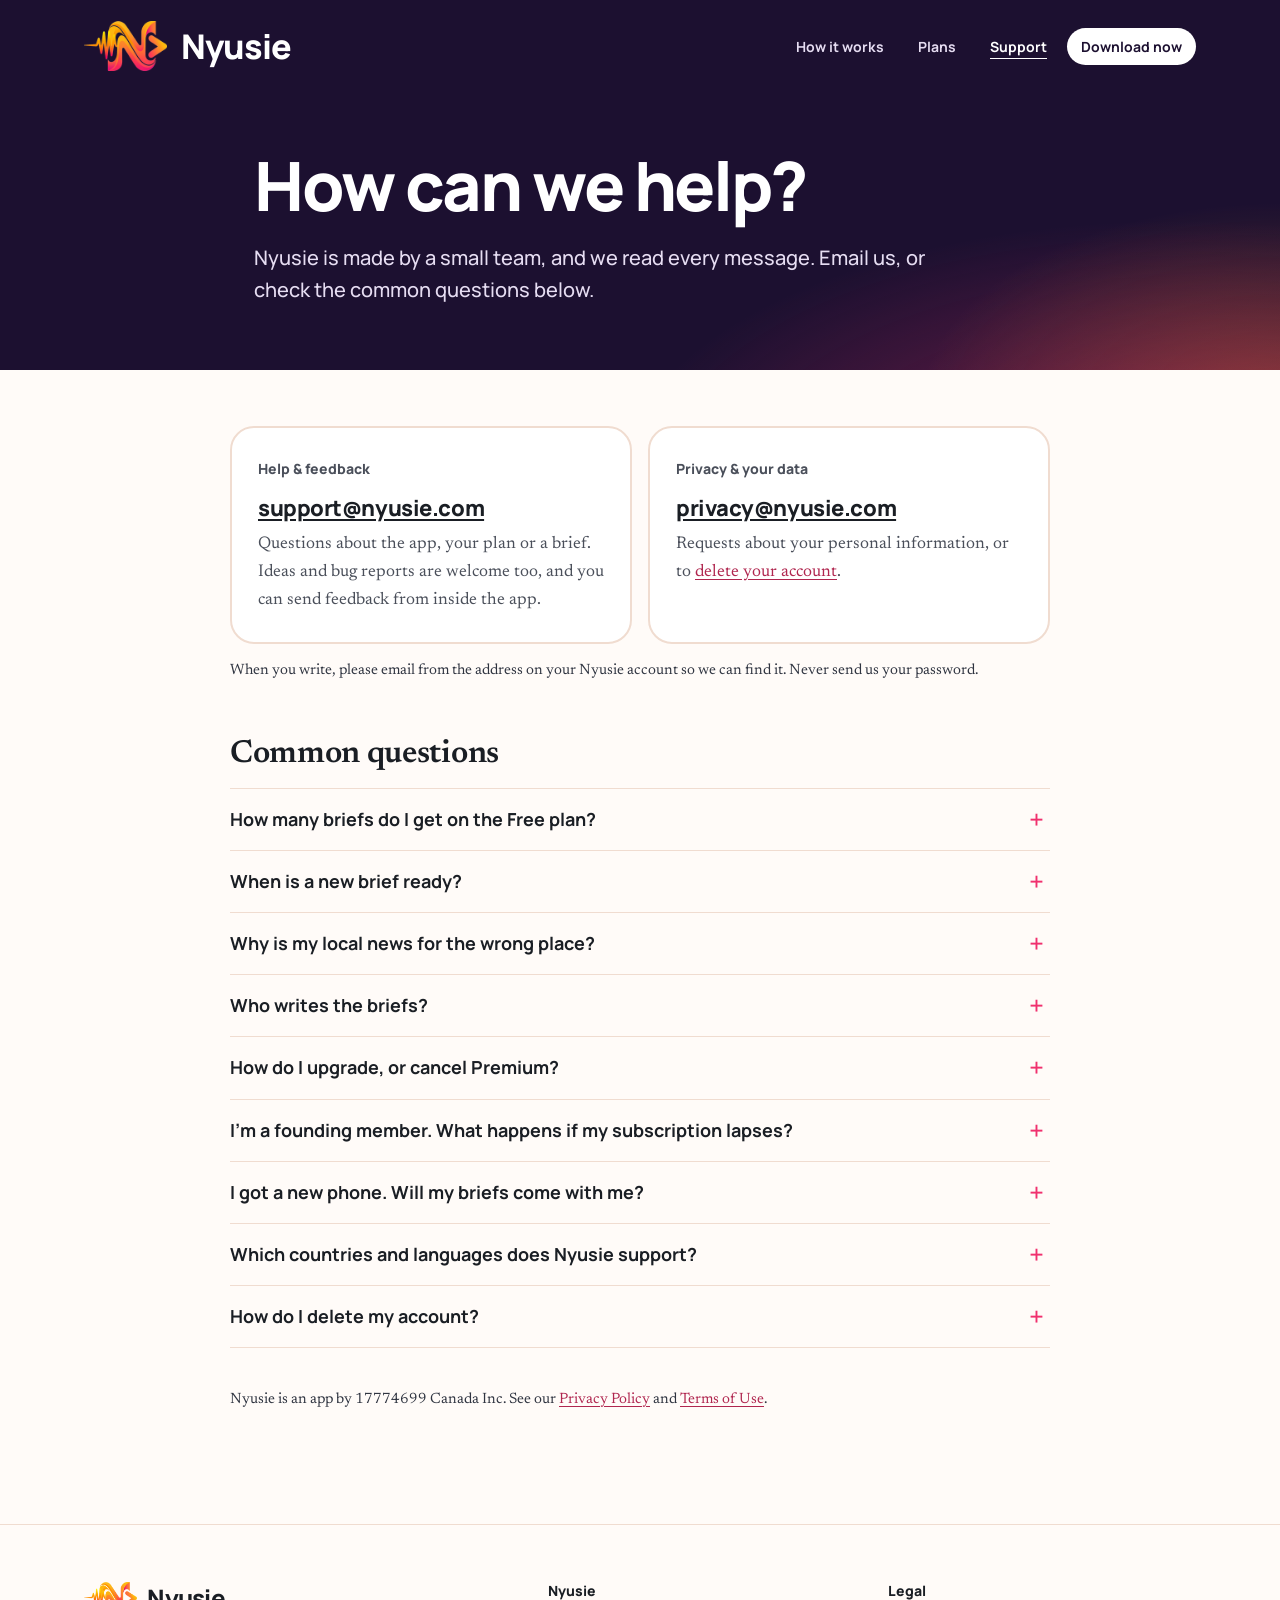
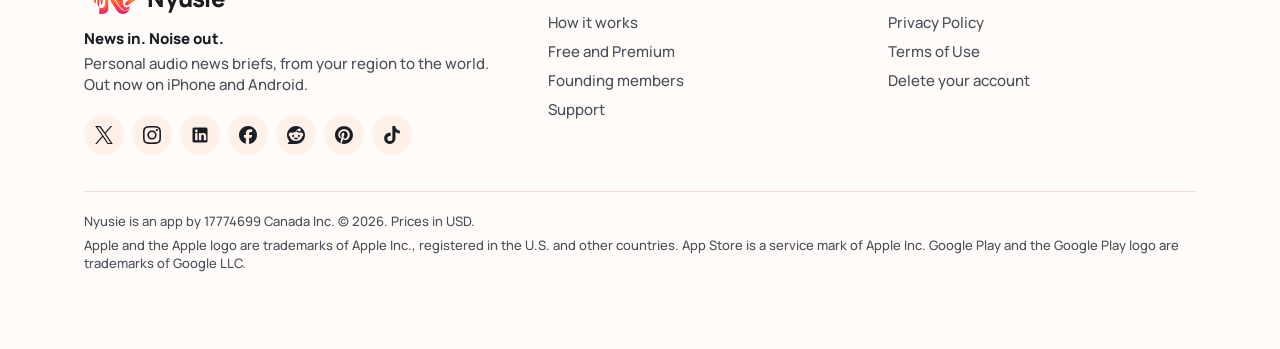
<file: support/index.html>
<!doctype html>
<html lang="en">
<head>
<meta charset="utf-8">
<meta name="viewport" content="width=device-width, initial-scale=1, viewport-fit=cover">
<title>Support · Nyusie</title>
<meta name="description" content="Get help with Nyusie: contact support, and answers to common questions about briefs, plans and your account.">
<link rel="canonical" href="https://nyusie.com/support/">
<meta name="theme-color" content="#1C1030">
<meta property="og:type" content="website">
<meta property="og:site_name" content="Nyusie">
<meta property="og:title" content="Support · Nyusie">
<meta property="og:description" content="Get help with Nyusie: contact support, and answers to common questions about briefs, plans and your account.">
<meta property="og:url" content="https://nyusie.com/support/">
<meta property="og:image" content="https://nyusie.com/logo.png">
<link rel="icon" href="/favicon.png" type="image/png">
<link rel="apple-touch-icon" href="/logo.png">
<link rel="preload" href="/assets/fonts/manrope-latin-800-normal.woff2" as="font" type="font/woff2" crossorigin>
<link rel="stylesheet" href="/assets/css/site.css">
<script src="/assets/js/config.js"></script>
<script>
/* Launch switch: before launchAt the site shows the waitlist; after it, the download buttons.
   Change the time in /assets/js/config.js. Preview launch mode by adding ?preview=live to any page address. */
(function(){var c=window.NYUSIE_CONFIG||{},t=Date.parse(c.launchAt||"2026-11-06T08:00:00-05:00");
var live=Date.now()>=t||/[?&]preview=live/.test(location.search);
document.documentElement.className+=live?" is-live":" pre-launch";})();
</script>
</head>
<body>
<a class="skip" href="#main">Skip to content</a>
<header class="top">
  <div class="wrap">
    <a class="brand" href="/" aria-label="Nyusie home"><img src="/logo-header.png" alt="" width="53" height="32">Nyusie</a>
    <nav aria-label="Main"><a href="/#how">How it works</a><a href="/#plans">Plans</a><a href="/support/" aria-current="page">Support</a><a class="cta pre" href="/waitlist/">Join the waitlist</a><a class="cta post" href="/#get" data-download="nav">Download now</a></nav>
  </div>
</header>
<main id="main">
<section class="band">
<div class="wrap narrow page-head">
  <h1>How can we help?</h1>
  <p class="lede">Nyusie is made by a small team, and we read every message. Email us, or check the common questions below.</p>
</div>
</section>

<div class="wrap narrow prose" >
  <div class="contact-grid">
    <div class="card contact">
      <span class="k">Help &amp; feedback</span>
      <a class="mail" href="mailto:support@nyusie.com">support@nyusie.com</a>
      <p>Questions about the app, your plan or a brief. Ideas and bug reports are welcome too, and you can send feedback from inside the app.</p>
    </div>
    <div class="card contact">
      <span class="k">Privacy &amp; your data</span>
      <a class="mail" href="mailto:privacy@nyusie.com">privacy@nyusie.com</a>
      <p>Requests about your personal information, or to <a href="/delete-account/">delete your account</a>.</p>
    </div>
  </div>
  <p class="small muted">When you write, please email from the address on your Nyusie account so we can find it. Never send us your password.</p>

  <h2 id="faq">Common questions</h2>
  <div class="faq">
    <details>
      <summary>How many briefs do I get on the Free plan?</summary>
      <div><p>10 briefs a month, plus one deep dive on each of the 8 topics. Your allowance resets on your own date each month (the day you signed up), not on the 1st. The app shows your reset date.</p></div>
    </details>
    <details>
      <summary>When is a new brief ready?</summary>
      <div><p>Fresh briefs are ready three times a day: 7 AM, 1 PM and 7 PM. You can also pull down on the home screen to check for a newer brief.</p></div>
    </details>
    <details>
      <summary>Why is my local news for the wrong place?</summary>
      <div><p>Your local and provincial tiers follow where you are when the brief is made. If location access is off, Nyusie estimates your area from your internet connection, which can be less accurate. To fix it, allow location for Nyusie in your phone's settings, then pull down to refresh.</p></div>
    </details>
    <details>
      <summary>Who writes the briefs?</summary>
      <div><p>Briefs are written and read aloud by AI, based on reporting from established news outlets. AI can make mistakes, so for anything important, check the original reporting.</p></div>
    </details>
    <details>
      <summary>How do I upgrade, or cancel Premium?</summary>
      <div><p>Upgrade from the app. Premium is billed by Apple or Google, so you cancel through your store account: <a href="https://play.google.com/store/account/subscriptions" rel="noopener">Google Play subscriptions</a> or <a href="https://support.apple.com/en-us/118428" rel="noopener">Apple subscriptions</a>. You keep Premium until the end of the period you've paid for.</p></div>
    </details>
    <details>
      <summary>I'm a founding member. What happens if my subscription lapses?</summary>
      <div><p>Founding pricing lasts while your Premium subscription stays active without a break. If it lapses, email <a href="mailto:support@nyusie.com">support@nyusie.com</a> and ask us to reinstate it. That's at our discretion.</p></div>
    </details>
    <details>
      <summary>I got a new phone. Will my briefs come with me?</summary>
      <div><p>Sign in with the same account. Your last 30 days of briefs are kept in the cloud and appear in your Library. The last 7 days are also stored on your phone so they play without a connection.</p></div>
    </details>
    <details>
      <summary>Which countries and languages does Nyusie support?</summary>
      <div><p>Nyusie is available worldwide in English. Your brief is built around wherever you are.</p></div>
    </details>
    <details>
      <summary>How do I delete my account?</summary>
      <div><p>In the app, or on our <a href="/delete-account/">delete-account page</a>, which also explains what's deleted and when.</p></div>
    </details>
  </div>

  <p class="small muted" style="margin-top:40px">Nyusie is an app by 17774699 Canada Inc. See our <a href="/privacy/">Privacy Policy</a> and <a href="/terms/">Terms of Use</a>.</p>
</div>

</main>
<footer>
  <div class="wrap">
    <div class="f-cols">
      <div>
        <a class="brand" href="/" aria-label="Nyusie home"><img src="/logo-header.png" alt="" width="53" height="32">Nyusie</a>
        <p style="margin:14px 0 0;max-width:30em"><strong class="foot-tag">News in. Noise out.</strong> Personal audio news briefs, from your region to the world. <span class="pre">Arriving any second now on iPhone and Android.</span><span class="post">Out now on iPhone and Android.</span></p>
        <ul class="social" aria-label="Nyusie on social media"><li><a href="https://x.com/nyusieapp" rel="noopener me" target="_blank" aria-label="Nyusie on X"><svg viewBox="0 0 24 24" aria-hidden="true"><path fill="currentColor" d="M14.234 10.162 22.977 0h-2.072l-7.591 8.824L7.251 0H.258l9.168 13.343L.258 24H2.33l8.016-9.318L16.749 24h6.993zm-2.837 3.299-.929-1.329L3.076 1.56h3.182l5.965 8.532.929 1.329 7.754 11.09h-3.182z"/></svg></a></li><li><a href="https://www.instagram.com/nyusie.app/" rel="noopener me" target="_blank" aria-label="Nyusie on Instagram"><svg viewBox="0 0 24 24" aria-hidden="true"><path fill="currentColor" d="M7.0301.084c-1.2768.0602-2.1487.264-2.911.5634-.7888.3075-1.4575.72-2.1228 1.3877-.6652.6677-1.075 1.3368-1.3802 2.127-.2954.7638-.4956 1.6365-.552 2.914-.0564 1.2775-.0689 1.6882-.0626 4.947.0062 3.2586.0206 3.6671.0825 4.9473.061 1.2765.264 2.1482.5635 2.9107.308.7889.72 1.4573 1.388 2.1228.6679.6655 1.3365 1.0743 2.1285 1.38.7632.295 1.6361.4961 2.9134.552 1.2773.056 1.6884.069 4.9462.0627 3.2578-.0062 3.668-.0207 4.9478-.0814 1.28-.0607 2.147-.2652 2.9098-.5633.7889-.3086 1.4578-.72 2.1228-1.3881.665-.6682 1.0745-1.3378 1.3795-2.1284.2957-.7632.4966-1.636.552-2.9124.056-1.2809.0692-1.6898.063-4.948-.0063-3.2583-.021-3.6668-.0817-4.9465-.0607-1.2797-.264-2.1487-.5633-2.9117-.3084-.7889-.72-1.4568-1.3876-2.1228C21.2982 1.33 20.628.9208 19.8378.6165 19.074.321 18.2017.1197 16.9244.0645 15.6471.0093 15.236-.005 11.977.0014 8.718.0076 8.31.0215 7.0301.0839m.1402 21.6932c-1.17-.0509-1.8053-.2453-2.2287-.408-.5606-.216-.96-.4771-1.3819-.895-.422-.4178-.6811-.8186-.9-1.378-.1644-.4234-.3624-1.058-.4171-2.228-.0595-1.2645-.072-1.6442-.079-4.848-.007-3.2037.0053-3.583.0607-4.848.05-1.169.2456-1.805.408-2.2282.216-.5613.4762-.96.895-1.3816.4188-.4217.8184-.6814 1.3783-.9003.423-.1651 1.0575-.3614 2.227-.4171 1.2655-.06 1.6447-.072 4.848-.079 3.2033-.007 3.5835.005 4.8495.0608 1.169.0508 1.8053.2445 2.228.408.5608.216.96.4754 1.3816.895.4217.4194.6816.8176.9005 1.3787.1653.4217.3617 1.056.4169 2.2263.0602 1.2655.0739 1.645.0796 4.848.0058 3.203-.0055 3.5834-.061 4.848-.051 1.17-.245 1.8055-.408 2.2294-.216.5604-.4763.96-.8954 1.3814-.419.4215-.8181.6811-1.3783.9-.4224.1649-1.0577.3617-2.2262.4174-1.2656.0595-1.6448.072-4.8493.079-3.2045.007-3.5825-.006-4.848-.0608M16.953 5.5864A1.44 1.44 0 1 0 18.39 4.144a1.44 1.44 0 0 0-1.437 1.4424M5.8385 12.012c.0067 3.4032 2.7706 6.1557 6.173 6.1493 3.4026-.0065 6.157-2.7701 6.1506-6.1733-.0065-3.4032-2.771-6.1565-6.174-6.1498-3.403.0067-6.156 2.771-6.1496 6.1738M8 12.0077a4 4 0 1 1 4.008 3.9921A3.9996 3.9996 0 0 1 8 12.0077"/></svg></a></li><li><a href="https://www.linkedin.com/company/nyusie/" rel="noopener me" target="_blank" aria-label="Nyusie on LinkedIn"><svg viewBox="0 0 24 24" aria-hidden="true"><path fill="currentColor" d="M4 2h16a2 2 0 0 1 2 2v16a2 2 0 0 1-2 2H4a2 2 0 0 1-2-2V4a2 2 0 0 1 2-2zm1.6 7.4V19h3.1V9.4H5.6zm1.55-4.7a1.8 1.8 0 1 0 0 3.6 1.8 1.8 0 0 0 0-3.6zM10.6 9.4V19h3.1v-5c0-1.4.6-2.3 1.8-2.3s1.6.9 1.6 2.3v5h3.1v-5.6c0-2.8-1.3-4.2-3.6-4.2-1.4 0-2.4.6-2.9 1.5V9.4h-3.1z"/></svg></a></li><li><a href="https://www.facebook.com/profile.php?id=61595469095365" rel="noopener me" target="_blank" aria-label="Nyusie on Facebook"><svg viewBox="0 0 24 24" aria-hidden="true"><path fill="currentColor" d="M9.101 23.691v-7.98H6.627v-3.667h2.474v-1.58c0-4.085 1.848-5.978 5.858-5.978.401 0 .955.042 1.468.103a8.68 8.68 0 0 1 1.141.195v3.325a8.623 8.623 0 0 0-.653-.036 26.805 26.805 0 0 0-.733-.009c-.707 0-1.259.096-1.675.309a1.686 1.686 0 0 0-.679.622c-.258.42-.374.995-.374 1.752v1.297h3.919l-.386 2.103-.287 1.564h-3.246v8.245C19.396 23.238 24 18.179 24 12.044c0-6.627-5.373-12-12-12s-12 5.373-12 12c0 5.628 3.874 10.35 9.101 11.647Z"/></svg></a></li><li><a href="https://www.reddit.com/user/Nyusie/" rel="noopener me" target="_blank" aria-label="Nyusie on Reddit"><svg viewBox="0 0 24 24" aria-hidden="true"><path fill="currentColor" d="M12 0C5.373 0 0 5.373 0 12c0 3.314 1.343 6.314 3.515 8.485l-2.286 2.286C.775 23.225 1.097 24 1.738 24H12c6.627 0 12-5.373 12-12S18.627 0 12 0Zm4.388 3.199c1.104 0 1.999.895 1.999 1.999 0 1.105-.895 2-1.999 2-.946 0-1.739-.657-1.947-1.539v.002c-1.147.162-2.032 1.15-2.032 2.341v.007c1.776.067 3.4.567 4.686 1.363.473-.363 1.064-.58 1.707-.58 1.547 0 2.802 1.254 2.802 2.802 0 1.117-.655 2.081-1.601 2.531-.088 3.256-3.637 5.876-7.997 5.876-4.361 0-7.905-2.617-7.998-5.87-.954-.447-1.614-1.415-1.614-2.538 0-1.548 1.255-2.802 2.803-2.802.645 0 1.239.218 1.712.585 1.275-.79 2.881-1.291 4.64-1.365v-.01c0-1.663 1.263-3.034 2.88-3.207.188-.911.993-1.595 1.959-1.595Zm-8.085 8.376c-.784 0-1.459.78-1.506 1.797-.047 1.016.64 1.429 1.426 1.429.786 0 1.371-.369 1.418-1.385.047-1.017-.553-1.841-1.338-1.841Zm7.406 0c-.786 0-1.385.824-1.338 1.841.047 1.017.634 1.385 1.418 1.385.785 0 1.473-.413 1.426-1.429-.046-1.017-.721-1.797-1.506-1.797Zm-3.703 4.013c-.974 0-1.907.048-2.77.135-.147.015-.241.168-.183.305.483 1.154 1.622 1.964 2.953 1.964 1.33 0 2.47-.81 2.953-1.964.057-.137-.037-.29-.184-.305-.863-.087-1.795-.135-2.769-.135Z"/></svg></a></li><li><a href="https://www.pinterest.com/Nyusieapp/" rel="noopener me" target="_blank" aria-label="Nyusie on Pinterest"><svg viewBox="0 0 24 24" aria-hidden="true"><path fill="currentColor" d="M12.017 0C5.396 0 .029 5.367.029 11.987c0 5.079 3.158 9.417 7.618 11.162-.105-.949-.199-2.403.041-3.439.219-.937 1.406-5.957 1.406-5.957s-.359-.72-.359-1.781c0-1.663.967-2.911 2.168-2.911 1.024 0 1.518.769 1.518 1.688 0 1.029-.653 2.567-.992 3.992-.285 1.193.6 2.165 1.775 2.165 2.128 0 3.768-2.245 3.768-5.487 0-2.861-2.063-4.869-5.008-4.869-3.41 0-5.409 2.562-5.409 5.199 0 1.033.394 2.143.889 2.741.099.12.112.225.085.345-.09.375-.293 1.199-.334 1.363-.053.225-.172.271-.401.165-1.495-.69-2.433-2.878-2.433-4.646 0-3.776 2.748-7.252 7.92-7.252 4.158 0 7.392 2.967 7.392 6.923 0 4.135-2.607 7.462-6.233 7.462-1.214 0-2.354-.629-2.758-1.379l-.749 2.848c-.269 1.045-1.004 2.352-1.498 3.146 1.123.345 2.306.535 3.55.535 6.607 0 11.985-5.365 11.985-11.987C23.97 5.39 18.592.026 11.985.026L12.017 0z"/></svg></a></li><li><a href="https://www.tiktok.com/@nyusie.app" rel="noopener me" target="_blank" aria-label="Nyusie on TikTok"><svg viewBox="0 0 24 24" aria-hidden="true"><path fill="currentColor" d="M12.525.02c1.31-.02 2.61-.01 3.91-.02.08 1.53.63 3.09 1.75 4.17 1.12 1.11 2.7 1.62 4.24 1.79v4.03c-1.44-.05-2.89-.35-4.2-.97-.57-.26-1.1-.59-1.62-.93-.01 2.92.01 5.84-.02 8.75-.08 1.4-.54 2.79-1.35 3.94-1.31 1.92-3.58 3.17-5.91 3.21-1.43.08-2.86-.31-4.08-1.03-2.02-1.19-3.44-3.37-3.65-5.71-.02-.5-.03-1-.01-1.49.18-1.9 1.12-3.72 2.58-4.96 1.66-1.44 3.98-2.13 6.15-1.72.02 1.48-.04 2.96-.04 4.44-.99-.32-2.15-.23-3.02.37-.63.41-1.11 1.04-1.36 1.75-.21.51-.15 1.07-.14 1.61.24 1.64 1.82 3.02 3.5 2.87 1.12-.01 2.19-.66 2.77-1.61.19-.33.4-.67.41-1.06.1-1.79.06-3.57.07-5.36.01-4.03-.01-8.05.02-12.07z"/></svg></a></li></ul>
      </div>
      <div><h4>Nyusie</h4><ul><li><a href="/#how">How it works</a></li><li><a href="/#plans">Free and Premium</a></li><li><a href="/#founding">Founding members</a></li><li><a href="/support/">Support</a></li></ul></div>
      <div><h4>Legal</h4><ul><li><a href="/privacy/">Privacy Policy</a></li><li><a href="/terms/">Terms of Use</a></li><li><a href="/delete-account/">Delete your account</a></li></ul></div>
    </div>
    <p class="legal">Nyusie is an app by 17774699 Canada Inc. © 2026. Prices in USD.<span class="post tm"> Apple and the Apple logo are trademarks of Apple Inc., registered in the U.S. and other countries. App Store is a service mark of Apple Inc. Google Play and the Google Play logo are trademarks of Google LLC.</span></p>
  </div>
</footer>
<script src="/assets/js/site.js" defer></script>
</body>
</html>
</file>
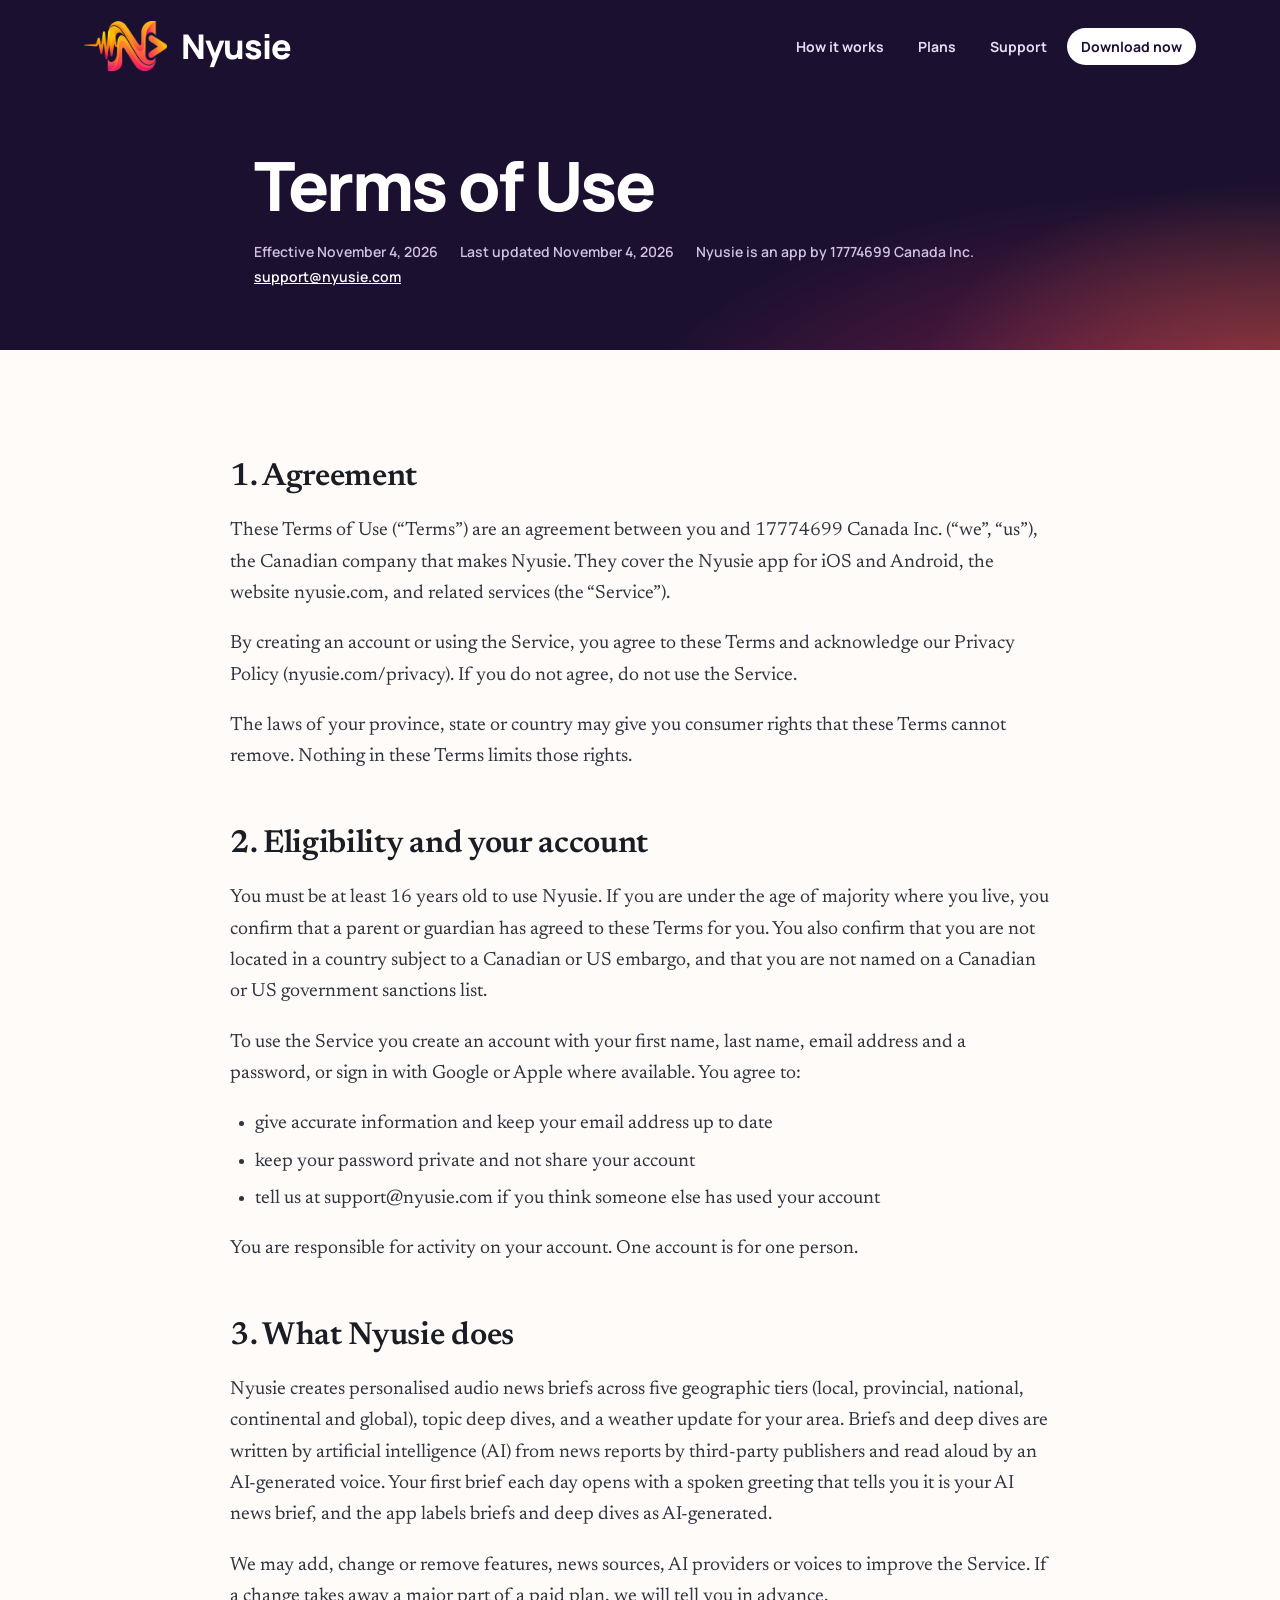
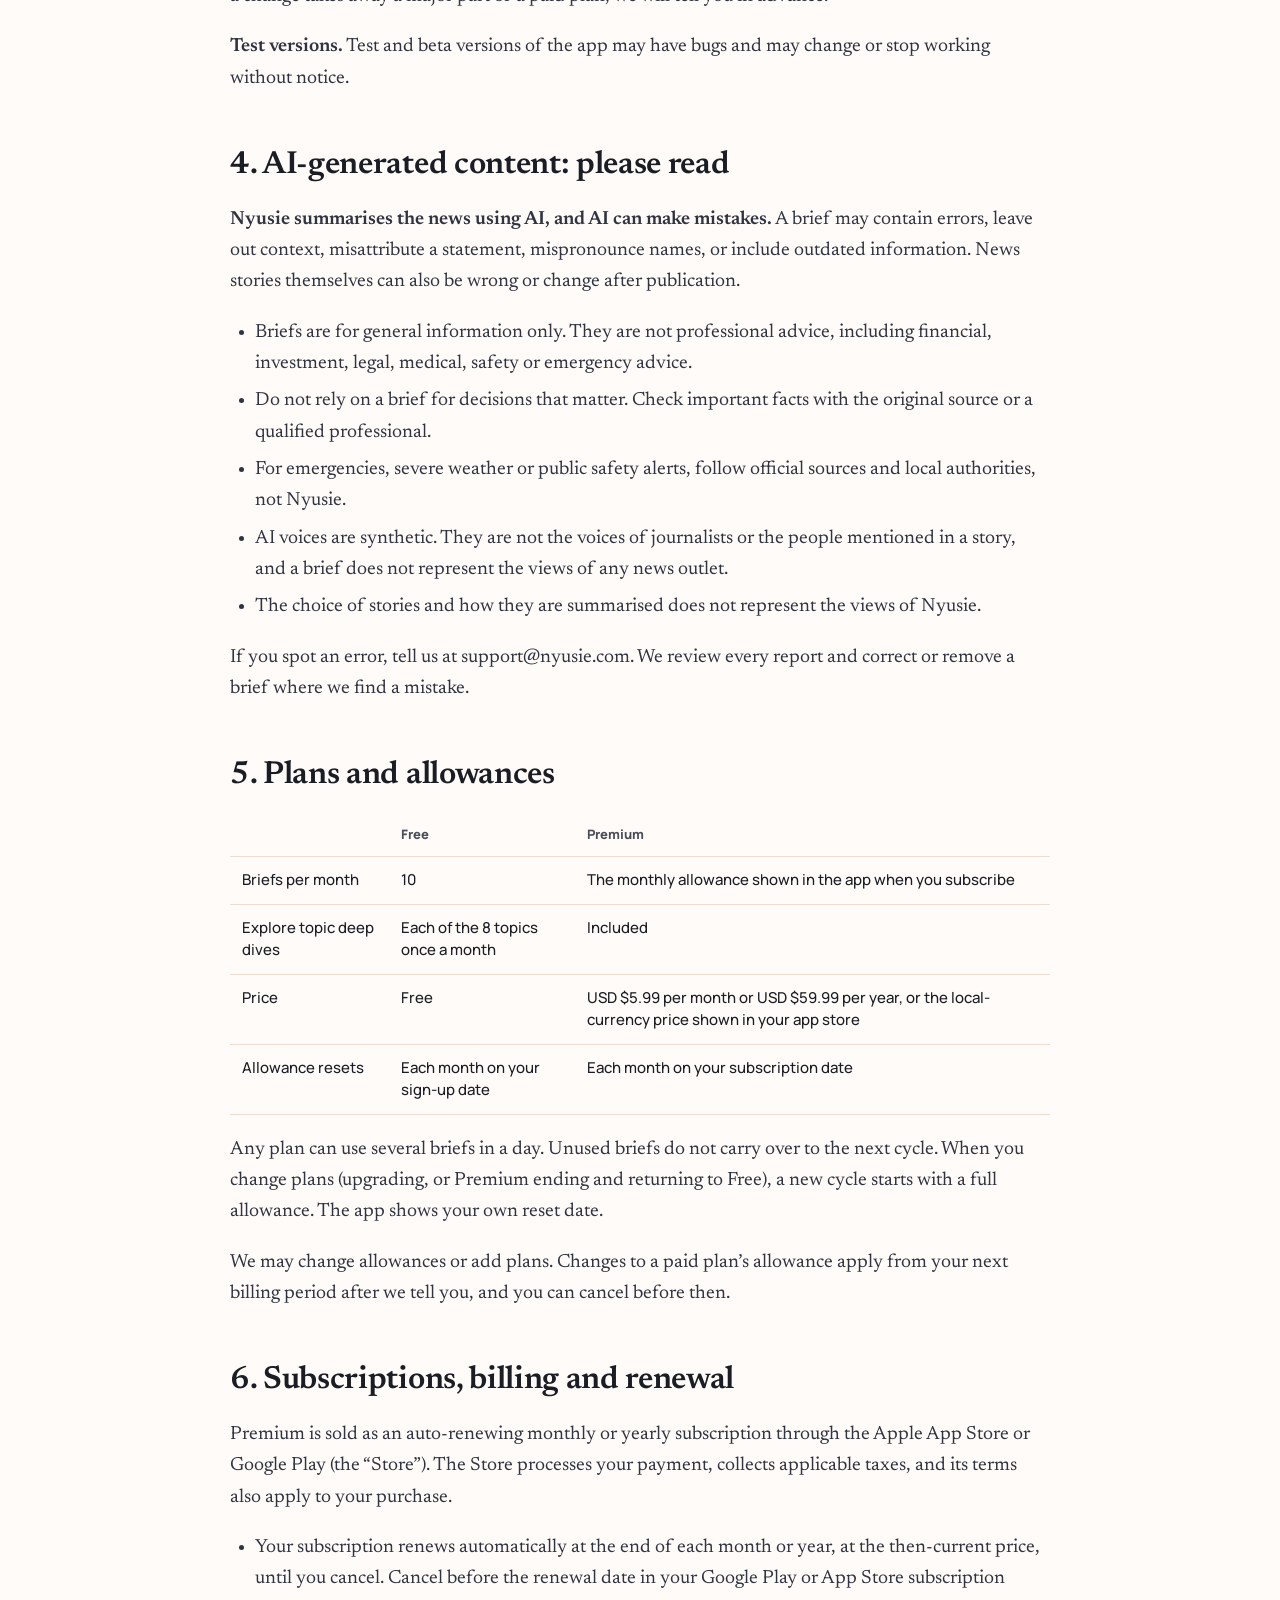
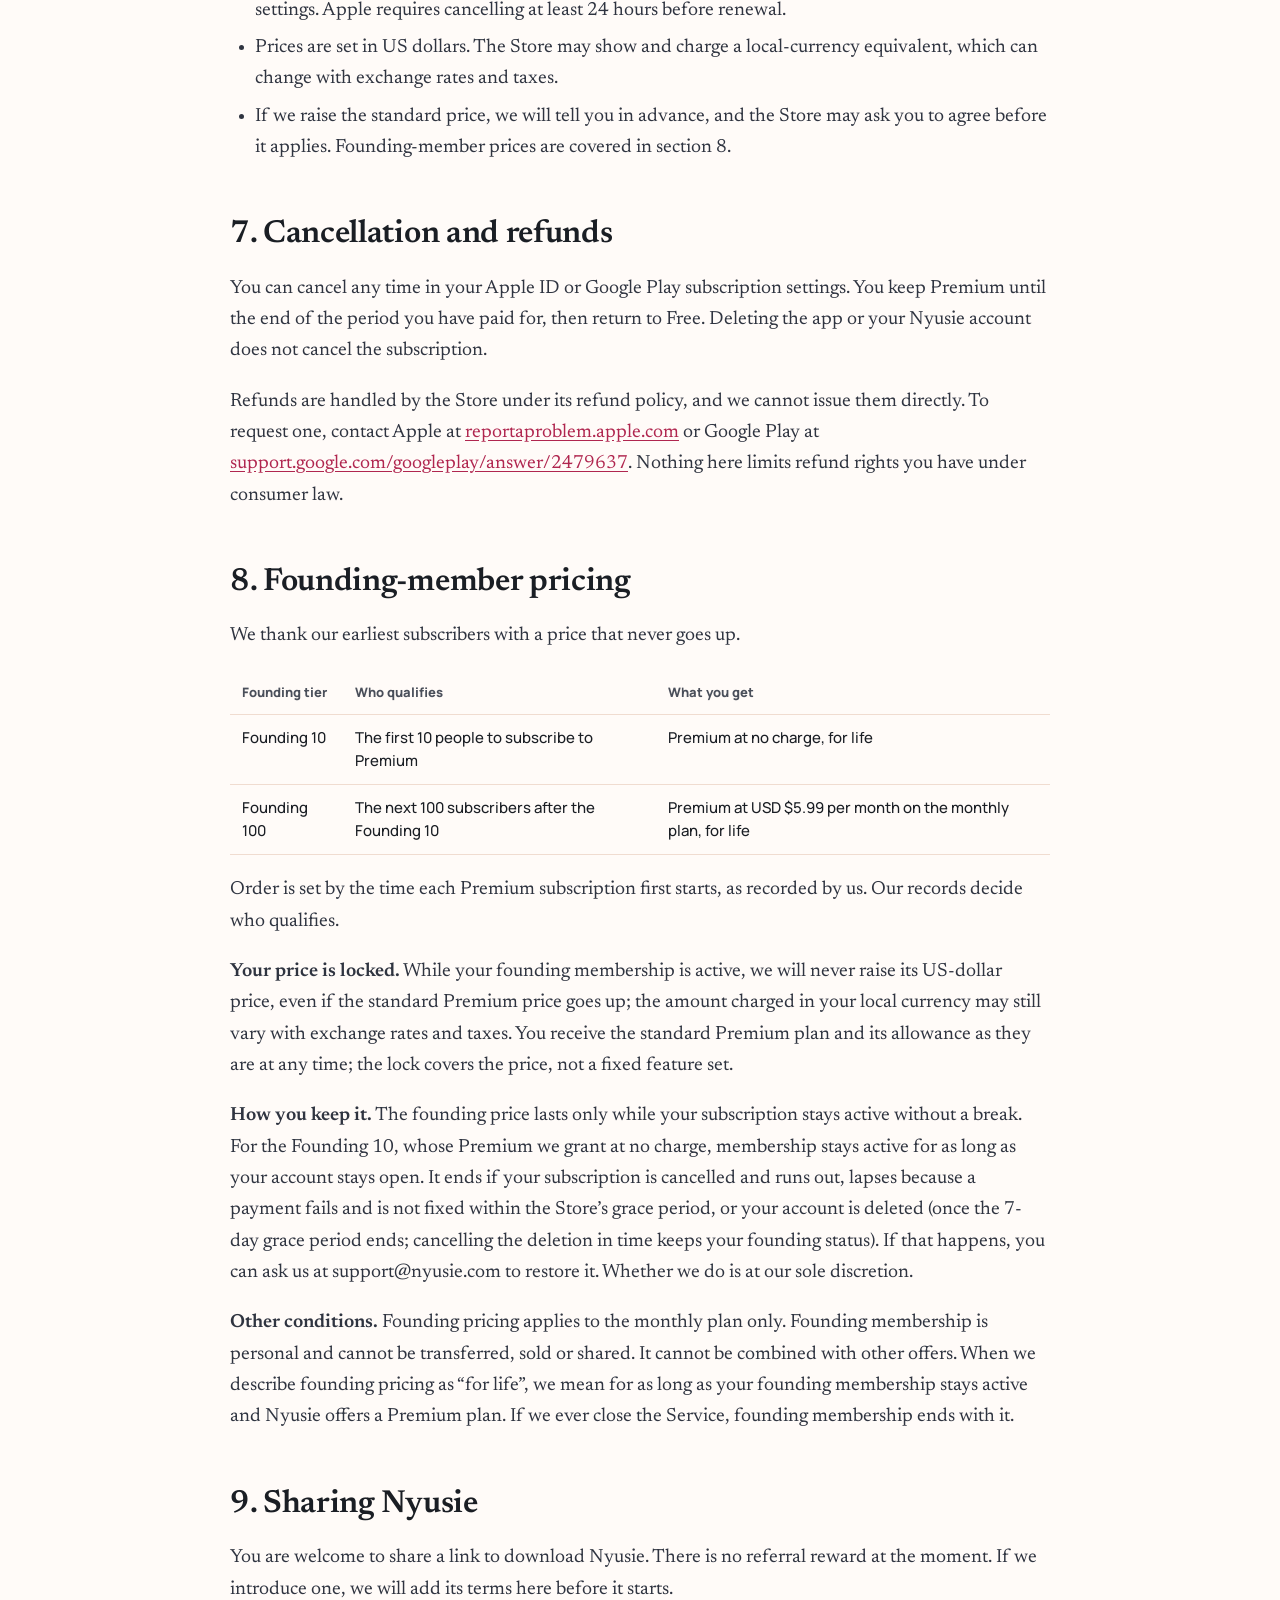
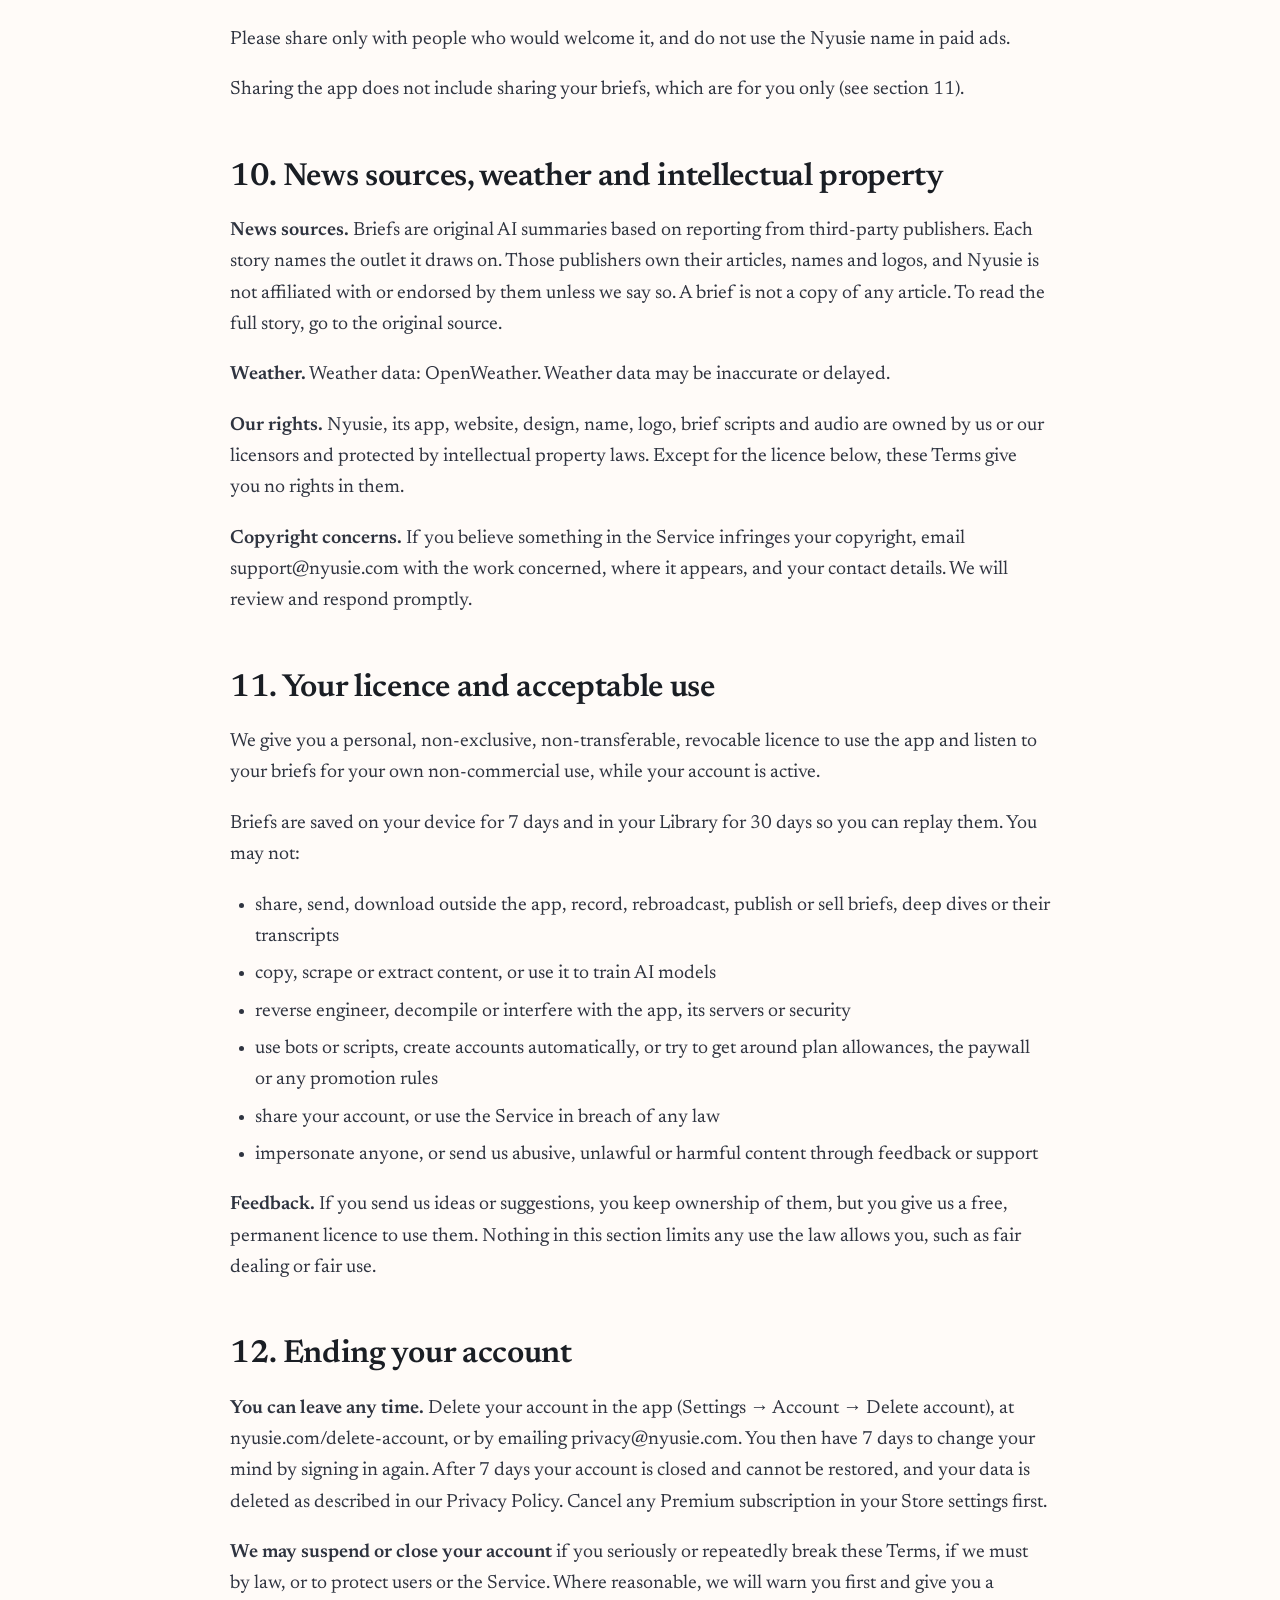
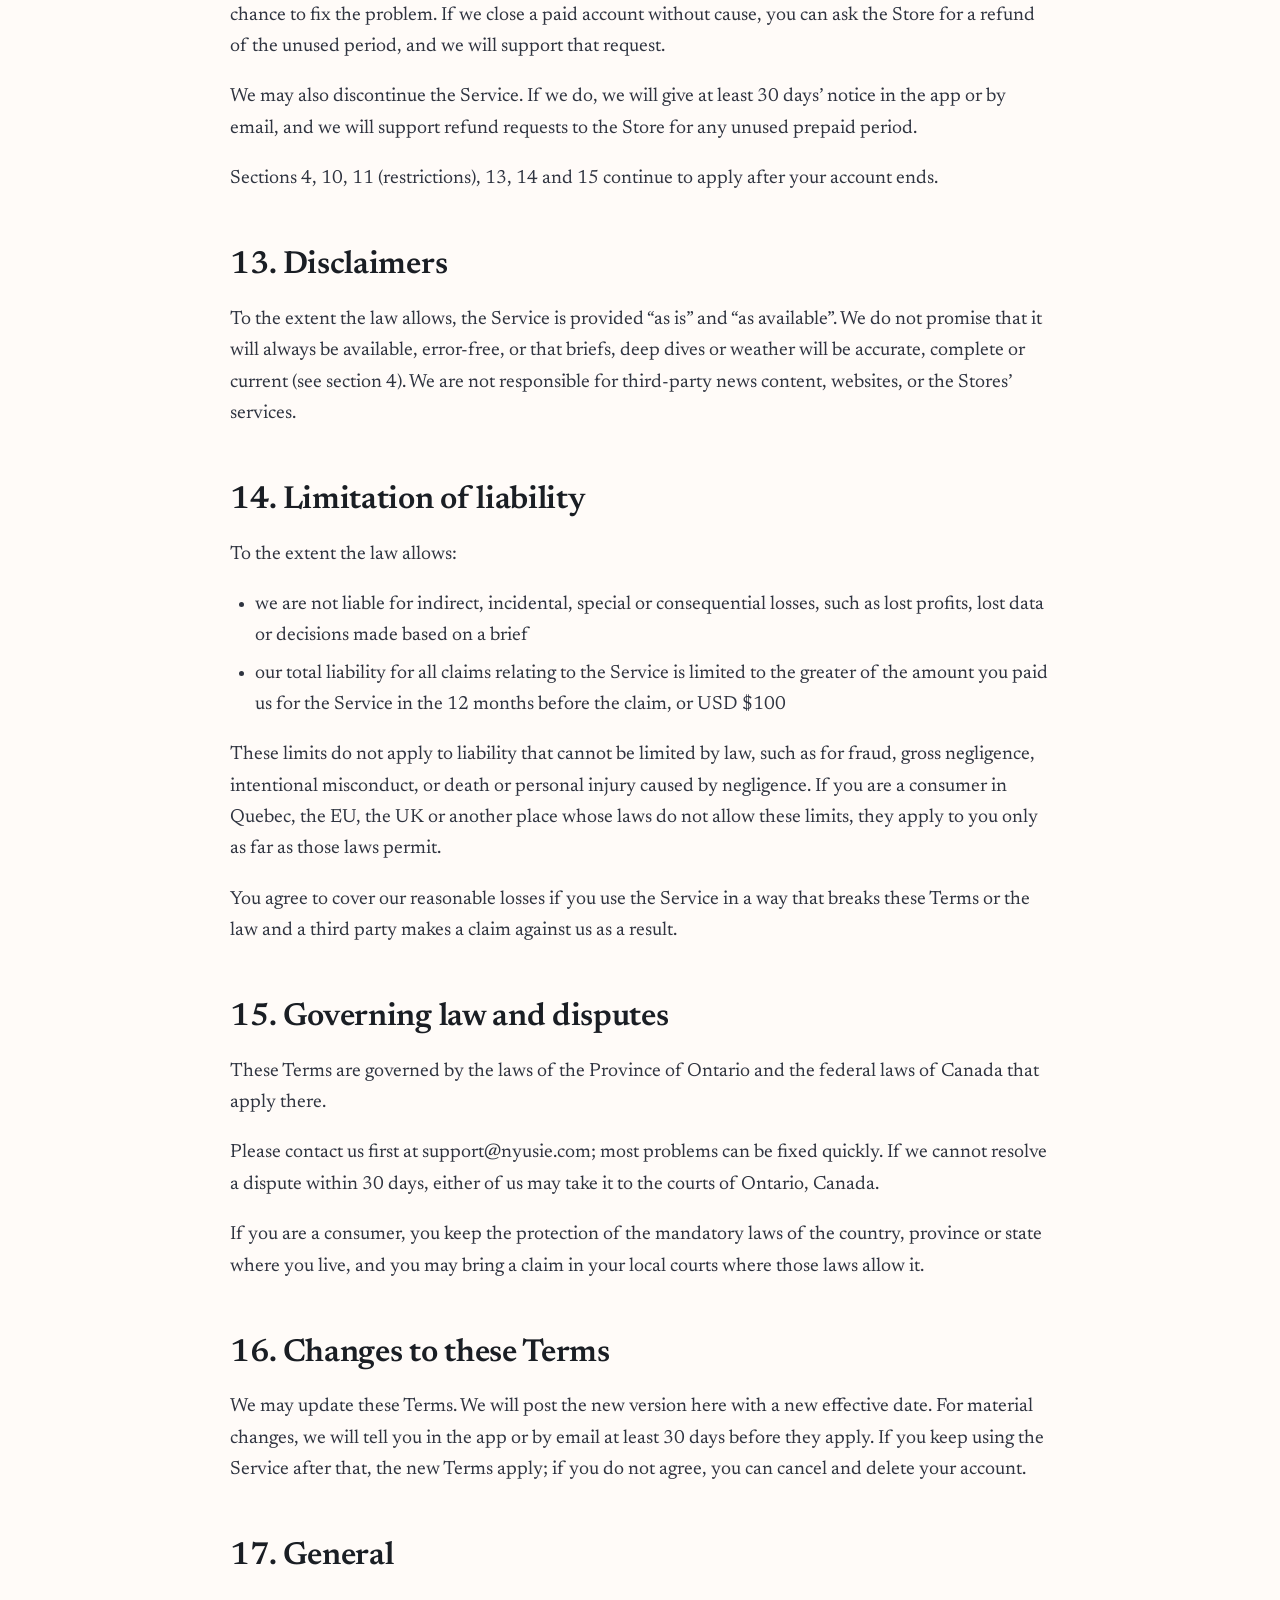
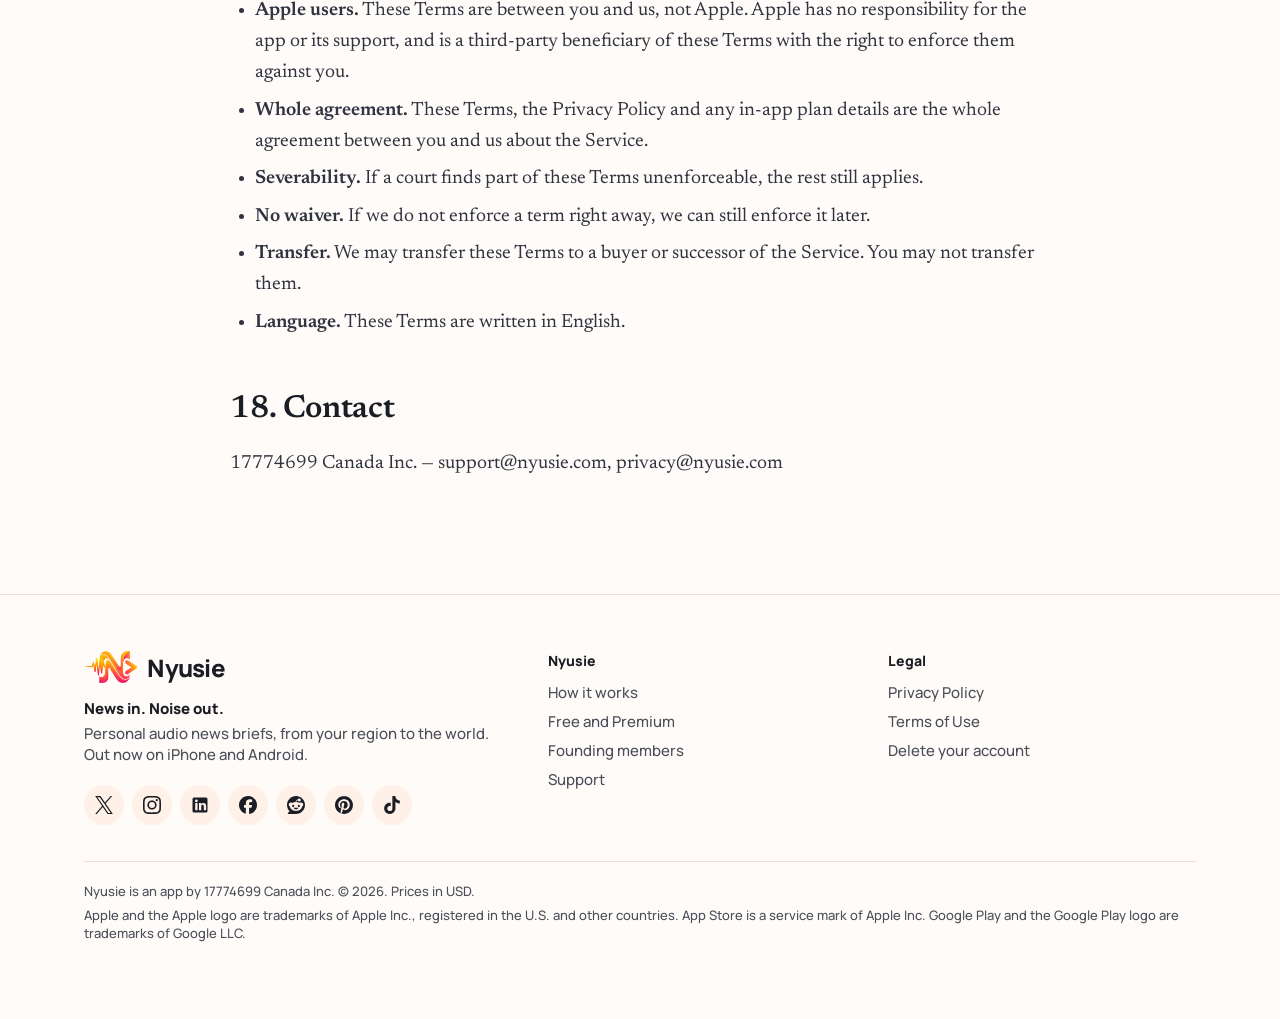
<file: terms/index.html>
<!doctype html>
<html lang="en">
<head>
<meta charset="utf-8">
<meta name="viewport" content="width=device-width, initial-scale=1, viewport-fit=cover">
<title>Terms of Use · Nyusie</title>
<meta name="description" content="The terms that apply when you use the Nyusie app and website.">
<link rel="canonical" href="https://nyusie.com/terms/">
<meta name="theme-color" content="#1C1030">
<meta property="og:type" content="website">
<meta property="og:site_name" content="Nyusie">
<meta property="og:title" content="Terms of Use · Nyusie">
<meta property="og:description" content="The terms that apply when you use the Nyusie app and website.">
<meta property="og:url" content="https://nyusie.com/terms/">
<meta property="og:image" content="https://nyusie.com/logo.png">
<link rel="icon" href="/favicon.png" type="image/png">
<link rel="apple-touch-icon" href="/logo.png">
<link rel="preload" href="/assets/fonts/manrope-latin-800-normal.woff2" as="font" type="font/woff2" crossorigin>
<link rel="stylesheet" href="/assets/css/site.css">
<script src="/assets/js/config.js"></script>
<script>
/* Launch switch: before launchAt the site shows the waitlist; after it, the download buttons.
   Change the time in /assets/js/config.js. Preview launch mode by adding ?preview=live to any page address. */
(function(){var c=window.NYUSIE_CONFIG||{},t=Date.parse(c.launchAt||"2026-11-06T08:00:00-05:00");
var live=Date.now()>=t||/[?&]preview=live/.test(location.search);
document.documentElement.className+=live?" is-live":" pre-launch";})();
</script>
</head>
<body>
<a class="skip" href="#main">Skip to content</a>
<header class="top">
  <div class="wrap">
    <a class="brand" href="/" aria-label="Nyusie home"><img src="/logo-header.png" alt="" width="53" height="32">Nyusie</a>
    <nav aria-label="Main"><a href="/#how">How it works</a><a href="/#plans">Plans</a><a href="/support/">Support</a><a class="cta pre" href="/waitlist/">Join the waitlist</a><a class="cta post" href="/#get" data-download="nav">Download now</a></nav>
  </div>
</header>
<main id="main">
<section class="band">
<div class="wrap narrow page-head">
  <h1>Terms of Use</h1>
  <div class="meta-row"><span>Effective November 4, 2026</span><span>Last updated November 4, 2026</span><span>Nyusie is an app by 17774699 Canada Inc.</span><span><a href="mailto:support@nyusie.com">support@nyusie.com</a></span></div>
</div>
</section>

<div class="wrap narrow prose">
<!-- ===== Published Terms of Use, effective November 4, 2026 ===== -->
<h2 id="agreement">1. Agreement</h2>
<p>These Terms of Use (“Terms”) are an agreement between you and 17774699 Canada Inc. (“we”, “us”), the Canadian company that makes Nyusie. They cover the Nyusie app for iOS and Android, the website nyusie.com, and related services (the “Service”).</p>
<p>By creating an account or using the Service, you agree to these Terms and acknowledge our Privacy Policy (nyusie.com/privacy). If you do not agree, do not use the Service.</p>
<p>The laws of your province, state or country may give you consumer rights that these Terms cannot remove. Nothing in these Terms limits those rights.</p>
<h2 id="eligibility-and-your-account">2. Eligibility and your account</h2>
<p>You must be at least 16 years old to use Nyusie. If you are under the age of majority where you live, you confirm that a parent or guardian has agreed to these Terms for you. You also confirm that you are not located in a country subject to a Canadian or US embargo, and that you are not named on a Canadian or US government sanctions list.</p>
<p>To use the Service you create an account with your first name, last name, email address and a password, or sign in with Google or Apple where available. You agree to:</p>
<ul>
<li>give accurate information and keep your email address up to date</li>
<li>keep your password private and not share your account</li>
<li>tell us at support@nyusie.com if you think someone else has used your account</li>
</ul>
<p>You are responsible for activity on your account. One account is for one person.</p>
<h2 id="what-nyusie-does">3. What Nyusie does</h2>
<p>Nyusie creates personalised audio news briefs across five geographic tiers (local, provincial, national, continental and global), topic deep dives, and a weather update for your area. Briefs and deep dives are written by artificial intelligence (AI) from news reports by third-party publishers and read aloud by an AI-generated voice. Your first brief each day opens with a spoken greeting that tells you it is your AI news brief, and the app labels briefs and deep dives as AI-generated.</p>
<p>We may add, change or remove features, news sources, AI providers or voices to improve the Service. If a change takes away a major part of a paid plan, we will tell you in advance.</p>
<p><strong>Test versions.</strong> Test and beta versions of the app may have bugs and may change or stop working without notice.</p>
<h2 id="ai-generated-content-please-read">4. AI-generated content: please read</h2>
<p><strong>Nyusie summarises the news using AI, and AI can make mistakes.</strong> A brief may contain errors, leave out context, misattribute a statement, mispronounce names, or include outdated information. News stories themselves can also be wrong or change after publication.</p>
<ul>
<li>Briefs are for general information only. They are not professional advice, including financial, investment, legal, medical, safety or emergency advice.</li>
<li>Do not rely on a brief for decisions that matter. Check important facts with the original source or a qualified professional.</li>
<li>For emergencies, severe weather or public safety alerts, follow official sources and local authorities, not Nyusie.</li>
<li>AI voices are synthetic. They are not the voices of journalists or the people mentioned in a story, and a brief does not represent the views of any news outlet.</li>
<li>The choice of stories and how they are summarised does not represent the views of Nyusie.</li>
</ul>
<p>If you spot an error, tell us at support@nyusie.com. We review every report and correct or remove a brief where we find a mistake.</p>
<h2 id="plans-and-allowances">5. Plans and allowances</h2>
<table>
<thead>
<tr class="header">
<th></th>
<th>Free</th>
<th>Premium</th>
</tr>
</thead>
<tbody>
<tr class="odd">
<td>Briefs per month</td>
<td>10</td>
<td>The monthly allowance shown in the app when you subscribe</td>
</tr>
<tr class="even">
<td>Explore topic deep dives</td>
<td>Each of the 8 topics once a month</td>
<td>Included</td>
</tr>
<tr class="odd">
<td>Price</td>
<td>Free</td>
<td>USD $5.99 per month or USD $59.99 per year, or the local-currency price shown in your app store</td>
</tr>
<tr class="even">
<td>Allowance resets</td>
<td>Each month on your sign-up date</td>
<td>Each month on your subscription date</td>
</tr>
</tbody>
</table>
<p>Any plan can use several briefs in a day. Unused briefs do not carry over to the next cycle. When you change plans (upgrading, or Premium ending and returning to Free), a new cycle starts with a full allowance. The app shows your own reset date.</p>
<p>We may change allowances or add plans. Changes to a paid plan’s allowance apply from your next billing period after we tell you, and you can cancel before then.</p>
<h2 id="subscriptions-billing-and-renewal">6. Subscriptions, billing and renewal</h2>
<p>Premium is sold as an auto-renewing monthly or yearly subscription through the Apple App Store or Google Play (the “Store”). The Store processes your payment, collects applicable taxes, and its terms also apply to your purchase.</p>
<ul>
<li>Your subscription renews automatically at the end of each month or year, at the then-current price, until you cancel. Cancel before the renewal date in your Google Play or App Store subscription settings. Apple requires cancelling at least 24 hours before renewal.</li>
<li>Prices are set in US dollars. The Store may show and charge a local-currency equivalent, which can change with exchange rates and taxes.</li>
<li>If we raise the standard price, we will tell you in advance, and the Store may ask you to agree before it applies. Founding-member prices are covered in section 8.</li>
</ul>
<h2 id="cancellation-and-refunds">7. Cancellation and refunds</h2>
<p>You can cancel any time in your Apple ID or Google Play subscription settings. You keep Premium until the end of the period you have paid for, then return to Free. Deleting the app or your Nyusie account does not cancel the subscription.</p>
<p>Refunds are handled by the Store under its refund policy, and we cannot issue them directly. To request one, contact Apple at <a href="https://reportaproblem.apple.com">reportaproblem.apple.com</a> or Google Play at <a href="https://support.google.com/googleplay/answer/2479637">support.google.com/googleplay/answer/2479637</a>. Nothing here limits refund rights you have under consumer law.</p>
<h2 id="founding-member-pricing">8. Founding-member pricing</h2>
<p>We thank our earliest subscribers with a price that never goes up.</p>
<table>
<thead>
<tr class="header">
<th>Founding tier</th>
<th>Who qualifies</th>
<th>What you get</th>
</tr>
</thead>
<tbody>
<tr class="odd">
<td>Founding 10</td>
<td>The first 10 people to subscribe to Premium</td>
<td>Premium at no charge, for life</td>
</tr>
<tr class="even">
<td>Founding 100</td>
<td>The next 100 subscribers after the Founding 10</td>
<td>Premium at USD $5.99 per month on the monthly plan, for life</td>
</tr>
</tbody>
</table>
<p>Order is set by the time each Premium subscription first starts, as recorded by us. Our records decide who qualifies.</p>
<p><strong>Your price is locked.</strong> While your founding membership is active, we will never raise its US-dollar price, even if the standard Premium price goes up; the amount charged in your local currency may still vary with exchange rates and taxes. You receive the standard Premium plan and its allowance as they are at any time; the lock covers the price, not a fixed feature set.</p>
<p><strong>How you keep it.</strong> The founding price lasts only while your subscription stays active without a break. For the Founding 10, whose Premium we grant at no charge, membership stays active for as long as your account stays open. It ends if your subscription is cancelled and runs out, lapses because a payment fails and is not fixed within the Store’s grace period, or your account is deleted (once the 7-day grace period ends; cancelling the deletion in time keeps your founding status). If that happens, you can ask us at support@nyusie.com to restore it. Whether we do is at our sole discretion.</p>
<p><strong>Other conditions.</strong> Founding pricing applies to the monthly plan only. Founding membership is personal and cannot be transferred, sold or shared. It cannot be combined with other offers. When we describe founding pricing as “for life”, we mean for as long as your founding membership stays active and Nyusie offers a Premium plan. If we ever close the Service, founding membership ends with it.</p>
<h2 id="sharing-nyusie">9. Sharing Nyusie</h2>
<p>You are welcome to share a link to download Nyusie. There is no referral reward at the moment. If we introduce one, we will add its terms here before it starts.</p>
<p>Please share only with people who would welcome it, and do not use the Nyusie name in paid ads.</p>
<p>Sharing the app does not include sharing your briefs, which are for you only (see section 11).</p>
<h2 id="news-sources-weather-and-intellectual-property">10. News sources, weather and intellectual property</h2>
<p><strong>News sources.</strong> Briefs are original AI summaries based on reporting from third-party publishers. Each story names the outlet it draws on. Those publishers own their articles, names and logos, and Nyusie is not affiliated with or endorsed by them unless we say so. A brief is not a copy of any article. To read the full story, go to the original source.</p>
<p><strong>Weather.</strong> Weather data: OpenWeather. Weather data may be inaccurate or delayed.</p>
<p><strong>Our rights.</strong> Nyusie, its app, website, design, name, logo, brief scripts and audio are owned by us or our licensors and protected by intellectual property laws. Except for the licence below, these Terms give you no rights in them.</p>
<p><strong>Copyright concerns.</strong> If you believe something in the Service infringes your copyright, email support@nyusie.com with the work concerned, where it appears, and your contact details. We will review and respond promptly.</p>
<h2 id="your-licence-and-acceptable-use">11. Your licence and acceptable use</h2>
<p>We give you a personal, non-exclusive, non-transferable, revocable licence to use the app and listen to your briefs for your own non-commercial use, while your account is active.</p>
<p>Briefs are saved on your device for 7 days and in your Library for 30 days so you can replay them. You may not:</p>
<ul>
<li>share, send, download outside the app, record, rebroadcast, publish or sell briefs, deep dives or their transcripts</li>
<li>copy, scrape or extract content, or use it to train AI models</li>
<li>reverse engineer, decompile or interfere with the app, its servers or security</li>
<li>use bots or scripts, create accounts automatically, or try to get around plan allowances, the paywall or any promotion rules</li>
<li>share your account, or use the Service in breach of any law</li>
<li>impersonate anyone, or send us abusive, unlawful or harmful content through feedback or support</li>
</ul>
<p><strong>Feedback.</strong> If you send us ideas or suggestions, you keep ownership of them, but you give us a free, permanent licence to use them. Nothing in this section limits any use the law allows you, such as fair dealing or fair use.</p>
<h2 id="ending-your-account">12. Ending your account</h2>
<p><strong>You can leave any time.</strong> Delete your account in the app (Settings → Account → Delete account), at nyusie.com/delete-account, or by emailing privacy@nyusie.com. You then have 7 days to change your mind by signing in again. After 7 days your account is closed and cannot be restored, and your data is deleted as described in our Privacy Policy. Cancel any Premium subscription in your Store settings first.</p>
<p><strong>We may suspend or close your account</strong> if you seriously or repeatedly break these Terms, if we must by law, or to protect users or the Service. Where reasonable, we will warn you first and give you a chance to fix the problem. If we close a paid account without cause, you can ask the Store for a refund of the unused period, and we will support that request.</p>
<p>We may also discontinue the Service. If we do, we will give at least 30 days’ notice in the app or by email, and we will support refund requests to the Store for any unused prepaid period.</p>
<p>Sections 4, 10, 11 (restrictions), 13, 14 and 15 continue to apply after your account ends.</p>
<h2 id="disclaimers">13. Disclaimers</h2>
<p>To the extent the law allows, the Service is provided “as is” and “as available”. We do not promise that it will always be available, error-free, or that briefs, deep dives or weather will be accurate, complete or current (see section 4). We are not responsible for third-party news content, websites, or the Stores’ services.</p>
<h2 id="limitation-of-liability">14. Limitation of liability</h2>
<p>To the extent the law allows:</p>
<ul>
<li>we are not liable for indirect, incidental, special or consequential losses, such as lost profits, lost data or decisions made based on a brief</li>
<li>our total liability for all claims relating to the Service is limited to the greater of the amount you paid us for the Service in the 12 months before the claim, or USD $100</li>
</ul>
<p>These limits do not apply to liability that cannot be limited by law, such as for fraud, gross negligence, intentional misconduct, or death or personal injury caused by negligence. If you are a consumer in Quebec, the EU, the UK or another place whose laws do not allow these limits, they apply to you only as far as those laws permit.</p>
<p>You agree to cover our reasonable losses if you use the Service in a way that breaks these Terms or the law and a third party makes a claim against us as a result.</p>
<h2 id="governing-law-and-disputes">15. Governing law and disputes</h2>
<p>These Terms are governed by the laws of the Province of Ontario and the federal laws of Canada that apply there.</p>
<p>Please contact us first at support@nyusie.com; most problems can be fixed quickly. If we cannot resolve a dispute within 30 days, either of us may take it to the courts of Ontario, Canada.</p>
<p>If you are a consumer, you keep the protection of the mandatory laws of the country, province or state where you live, and you may bring a claim in your local courts where those laws allow it.</p>
<h2 id="changes-to-these-terms">16. Changes to these Terms</h2>
<p>We may update these Terms. We will post the new version here with a new effective date. For material changes, we will tell you in the app or by email at least 30 days before they apply. If you keep using the Service after that, the new Terms apply; if you do not agree, you can cancel and delete your account.</p>
<h2 id="general">17. General</h2>
<ul>
<li><strong>Apple users.</strong> These Terms are between you and us, not Apple. Apple has no responsibility for the app or its support, and is a third-party beneficiary of these Terms with the right to enforce them against you.</li>
<li><strong>Whole agreement.</strong> These Terms, the Privacy Policy and any in-app plan details are the whole agreement between you and us about the Service.</li>
<li><strong>Severability.</strong> If a court finds part of these Terms unenforceable, the rest still applies.</li>
<li><strong>No waiver.</strong> If we do not enforce a term right away, we can still enforce it later.</li>
<li><strong>Transfer.</strong> We may transfer these Terms to a buyer or successor of the Service. You may not transfer them.</li>
<li><strong>Language.</strong> These Terms are written in English.</li>
</ul>
<h2 id="contact">18. Contact</h2>
<p>17774699 Canada Inc. — support@nyusie.com, privacy@nyusie.com</p>
<!-- ===== End ===== -->
</div>

</main>
<footer>
  <div class="wrap">
    <div class="f-cols">
      <div>
        <a class="brand" href="/" aria-label="Nyusie home"><img src="/logo-header.png" alt="" width="53" height="32">Nyusie</a>
        <p style="margin:14px 0 0;max-width:30em"><strong class="foot-tag">News in. Noise out.</strong> Personal audio news briefs, from your region to the world. <span class="pre">Arriving any second now on iPhone and Android.</span><span class="post">Out now on iPhone and Android.</span></p>
        <ul class="social" aria-label="Nyusie on social media"><li><a href="https://x.com/nyusieapp" rel="noopener me" target="_blank" aria-label="Nyusie on X"><svg viewBox="0 0 24 24" aria-hidden="true"><path fill="currentColor" d="M14.234 10.162 22.977 0h-2.072l-7.591 8.824L7.251 0H.258l9.168 13.343L.258 24H2.33l8.016-9.318L16.749 24h6.993zm-2.837 3.299-.929-1.329L3.076 1.56h3.182l5.965 8.532.929 1.329 7.754 11.09h-3.182z"/></svg></a></li><li><a href="https://www.instagram.com/nyusie.app/" rel="noopener me" target="_blank" aria-label="Nyusie on Instagram"><svg viewBox="0 0 24 24" aria-hidden="true"><path fill="currentColor" d="M7.0301.084c-1.2768.0602-2.1487.264-2.911.5634-.7888.3075-1.4575.72-2.1228 1.3877-.6652.6677-1.075 1.3368-1.3802 2.127-.2954.7638-.4956 1.6365-.552 2.914-.0564 1.2775-.0689 1.6882-.0626 4.947.0062 3.2586.0206 3.6671.0825 4.9473.061 1.2765.264 2.1482.5635 2.9107.308.7889.72 1.4573 1.388 2.1228.6679.6655 1.3365 1.0743 2.1285 1.38.7632.295 1.6361.4961 2.9134.552 1.2773.056 1.6884.069 4.9462.0627 3.2578-.0062 3.668-.0207 4.9478-.0814 1.28-.0607 2.147-.2652 2.9098-.5633.7889-.3086 1.4578-.72 2.1228-1.3881.665-.6682 1.0745-1.3378 1.3795-2.1284.2957-.7632.4966-1.636.552-2.9124.056-1.2809.0692-1.6898.063-4.948-.0063-3.2583-.021-3.6668-.0817-4.9465-.0607-1.2797-.264-2.1487-.5633-2.9117-.3084-.7889-.72-1.4568-1.3876-2.1228C21.2982 1.33 20.628.9208 19.8378.6165 19.074.321 18.2017.1197 16.9244.0645 15.6471.0093 15.236-.005 11.977.0014 8.718.0076 8.31.0215 7.0301.0839m.1402 21.6932c-1.17-.0509-1.8053-.2453-2.2287-.408-.5606-.216-.96-.4771-1.3819-.895-.422-.4178-.6811-.8186-.9-1.378-.1644-.4234-.3624-1.058-.4171-2.228-.0595-1.2645-.072-1.6442-.079-4.848-.007-3.2037.0053-3.583.0607-4.848.05-1.169.2456-1.805.408-2.2282.216-.5613.4762-.96.895-1.3816.4188-.4217.8184-.6814 1.3783-.9003.423-.1651 1.0575-.3614 2.227-.4171 1.2655-.06 1.6447-.072 4.848-.079 3.2033-.007 3.5835.005 4.8495.0608 1.169.0508 1.8053.2445 2.228.408.5608.216.96.4754 1.3816.895.4217.4194.6816.8176.9005 1.3787.1653.4217.3617 1.056.4169 2.2263.0602 1.2655.0739 1.645.0796 4.848.0058 3.203-.0055 3.5834-.061 4.848-.051 1.17-.245 1.8055-.408 2.2294-.216.5604-.4763.96-.8954 1.3814-.419.4215-.8181.6811-1.3783.9-.4224.1649-1.0577.3617-2.2262.4174-1.2656.0595-1.6448.072-4.8493.079-3.2045.007-3.5825-.006-4.848-.0608M16.953 5.5864A1.44 1.44 0 1 0 18.39 4.144a1.44 1.44 0 0 0-1.437 1.4424M5.8385 12.012c.0067 3.4032 2.7706 6.1557 6.173 6.1493 3.4026-.0065 6.157-2.7701 6.1506-6.1733-.0065-3.4032-2.771-6.1565-6.174-6.1498-3.403.0067-6.156 2.771-6.1496 6.1738M8 12.0077a4 4 0 1 1 4.008 3.9921A3.9996 3.9996 0 0 1 8 12.0077"/></svg></a></li><li><a href="https://www.linkedin.com/company/nyusie/" rel="noopener me" target="_blank" aria-label="Nyusie on LinkedIn"><svg viewBox="0 0 24 24" aria-hidden="true"><path fill="currentColor" d="M4 2h16a2 2 0 0 1 2 2v16a2 2 0 0 1-2 2H4a2 2 0 0 1-2-2V4a2 2 0 0 1 2-2zm1.6 7.4V19h3.1V9.4H5.6zm1.55-4.7a1.8 1.8 0 1 0 0 3.6 1.8 1.8 0 0 0 0-3.6zM10.6 9.4V19h3.1v-5c0-1.4.6-2.3 1.8-2.3s1.6.9 1.6 2.3v5h3.1v-5.6c0-2.8-1.3-4.2-3.6-4.2-1.4 0-2.4.6-2.9 1.5V9.4h-3.1z"/></svg></a></li><li><a href="https://www.facebook.com/profile.php?id=61595469095365" rel="noopener me" target="_blank" aria-label="Nyusie on Facebook"><svg viewBox="0 0 24 24" aria-hidden="true"><path fill="currentColor" d="M9.101 23.691v-7.98H6.627v-3.667h2.474v-1.58c0-4.085 1.848-5.978 5.858-5.978.401 0 .955.042 1.468.103a8.68 8.68 0 0 1 1.141.195v3.325a8.623 8.623 0 0 0-.653-.036 26.805 26.805 0 0 0-.733-.009c-.707 0-1.259.096-1.675.309a1.686 1.686 0 0 0-.679.622c-.258.42-.374.995-.374 1.752v1.297h3.919l-.386 2.103-.287 1.564h-3.246v8.245C19.396 23.238 24 18.179 24 12.044c0-6.627-5.373-12-12-12s-12 5.373-12 12c0 5.628 3.874 10.35 9.101 11.647Z"/></svg></a></li><li><a href="https://www.reddit.com/user/Nyusie/" rel="noopener me" target="_blank" aria-label="Nyusie on Reddit"><svg viewBox="0 0 24 24" aria-hidden="true"><path fill="currentColor" d="M12 0C5.373 0 0 5.373 0 12c0 3.314 1.343 6.314 3.515 8.485l-2.286 2.286C.775 23.225 1.097 24 1.738 24H12c6.627 0 12-5.373 12-12S18.627 0 12 0Zm4.388 3.199c1.104 0 1.999.895 1.999 1.999 0 1.105-.895 2-1.999 2-.946 0-1.739-.657-1.947-1.539v.002c-1.147.162-2.032 1.15-2.032 2.341v.007c1.776.067 3.4.567 4.686 1.363.473-.363 1.064-.58 1.707-.58 1.547 0 2.802 1.254 2.802 2.802 0 1.117-.655 2.081-1.601 2.531-.088 3.256-3.637 5.876-7.997 5.876-4.361 0-7.905-2.617-7.998-5.87-.954-.447-1.614-1.415-1.614-2.538 0-1.548 1.255-2.802 2.803-2.802.645 0 1.239.218 1.712.585 1.275-.79 2.881-1.291 4.64-1.365v-.01c0-1.663 1.263-3.034 2.88-3.207.188-.911.993-1.595 1.959-1.595Zm-8.085 8.376c-.784 0-1.459.78-1.506 1.797-.047 1.016.64 1.429 1.426 1.429.786 0 1.371-.369 1.418-1.385.047-1.017-.553-1.841-1.338-1.841Zm7.406 0c-.786 0-1.385.824-1.338 1.841.047 1.017.634 1.385 1.418 1.385.785 0 1.473-.413 1.426-1.429-.046-1.017-.721-1.797-1.506-1.797Zm-3.703 4.013c-.974 0-1.907.048-2.77.135-.147.015-.241.168-.183.305.483 1.154 1.622 1.964 2.953 1.964 1.33 0 2.47-.81 2.953-1.964.057-.137-.037-.29-.184-.305-.863-.087-1.795-.135-2.769-.135Z"/></svg></a></li><li><a href="https://www.pinterest.com/Nyusieapp/" rel="noopener me" target="_blank" aria-label="Nyusie on Pinterest"><svg viewBox="0 0 24 24" aria-hidden="true"><path fill="currentColor" d="M12.017 0C5.396 0 .029 5.367.029 11.987c0 5.079 3.158 9.417 7.618 11.162-.105-.949-.199-2.403.041-3.439.219-.937 1.406-5.957 1.406-5.957s-.359-.72-.359-1.781c0-1.663.967-2.911 2.168-2.911 1.024 0 1.518.769 1.518 1.688 0 1.029-.653 2.567-.992 3.992-.285 1.193.6 2.165 1.775 2.165 2.128 0 3.768-2.245 3.768-5.487 0-2.861-2.063-4.869-5.008-4.869-3.41 0-5.409 2.562-5.409 5.199 0 1.033.394 2.143.889 2.741.099.12.112.225.085.345-.09.375-.293 1.199-.334 1.363-.053.225-.172.271-.401.165-1.495-.69-2.433-2.878-2.433-4.646 0-3.776 2.748-7.252 7.92-7.252 4.158 0 7.392 2.967 7.392 6.923 0 4.135-2.607 7.462-6.233 7.462-1.214 0-2.354-.629-2.758-1.379l-.749 2.848c-.269 1.045-1.004 2.352-1.498 3.146 1.123.345 2.306.535 3.55.535 6.607 0 11.985-5.365 11.985-11.987C23.97 5.39 18.592.026 11.985.026L12.017 0z"/></svg></a></li><li><a href="https://www.tiktok.com/@nyusie.app" rel="noopener me" target="_blank" aria-label="Nyusie on TikTok"><svg viewBox="0 0 24 24" aria-hidden="true"><path fill="currentColor" d="M12.525.02c1.31-.02 2.61-.01 3.91-.02.08 1.53.63 3.09 1.75 4.17 1.12 1.11 2.7 1.62 4.24 1.79v4.03c-1.44-.05-2.89-.35-4.2-.97-.57-.26-1.1-.59-1.62-.93-.01 2.92.01 5.84-.02 8.75-.08 1.4-.54 2.79-1.35 3.94-1.31 1.92-3.58 3.17-5.91 3.21-1.43.08-2.86-.31-4.08-1.03-2.02-1.19-3.44-3.37-3.65-5.71-.02-.5-.03-1-.01-1.49.18-1.9 1.12-3.72 2.58-4.96 1.66-1.44 3.98-2.13 6.15-1.72.02 1.48-.04 2.96-.04 4.44-.99-.32-2.15-.23-3.02.37-.63.41-1.11 1.04-1.36 1.75-.21.51-.15 1.07-.14 1.61.24 1.64 1.82 3.02 3.5 2.87 1.12-.01 2.19-.66 2.77-1.61.19-.33.4-.67.41-1.06.1-1.79.06-3.57.07-5.36.01-4.03-.01-8.05.02-12.07z"/></svg></a></li></ul>
      </div>
      <div><h4>Nyusie</h4><ul><li><a href="/#how">How it works</a></li><li><a href="/#plans">Free and Premium</a></li><li><a href="/#founding">Founding members</a></li><li><a href="/support/">Support</a></li></ul></div>
      <div><h4>Legal</h4><ul><li><a href="/privacy/">Privacy Policy</a></li><li><a href="/terms/">Terms of Use</a></li><li><a href="/delete-account/">Delete your account</a></li></ul></div>
    </div>
    <p class="legal">Nyusie is an app by 17774699 Canada Inc. © 2026. Prices in USD.<span class="post tm"> Apple and the Apple logo are trademarks of Apple Inc., registered in the U.S. and other countries. App Store is a service mark of Apple Inc. Google Play and the Google Play logo are trademarks of Google LLC.</span></p>
  </div>
</footer>
<script src="/assets/js/site.js" defer></script>
</body>
</html>
</file>
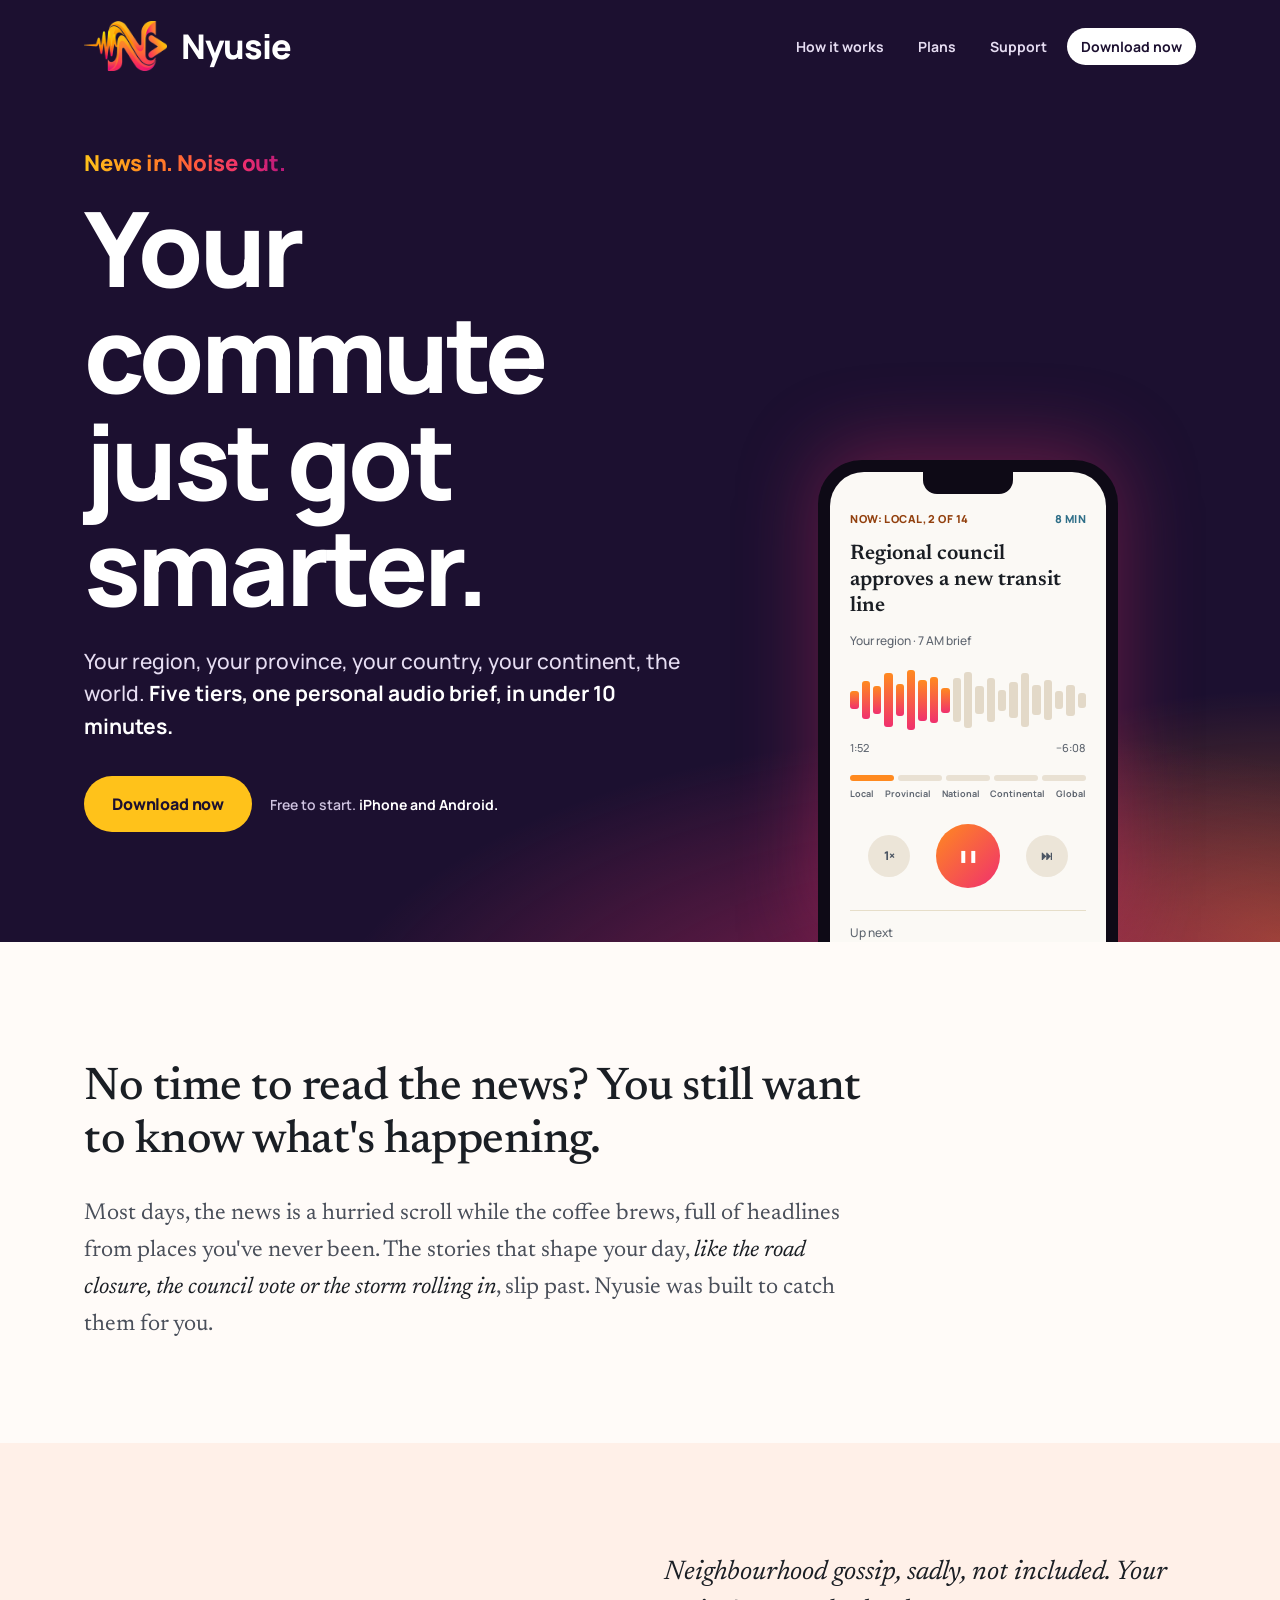
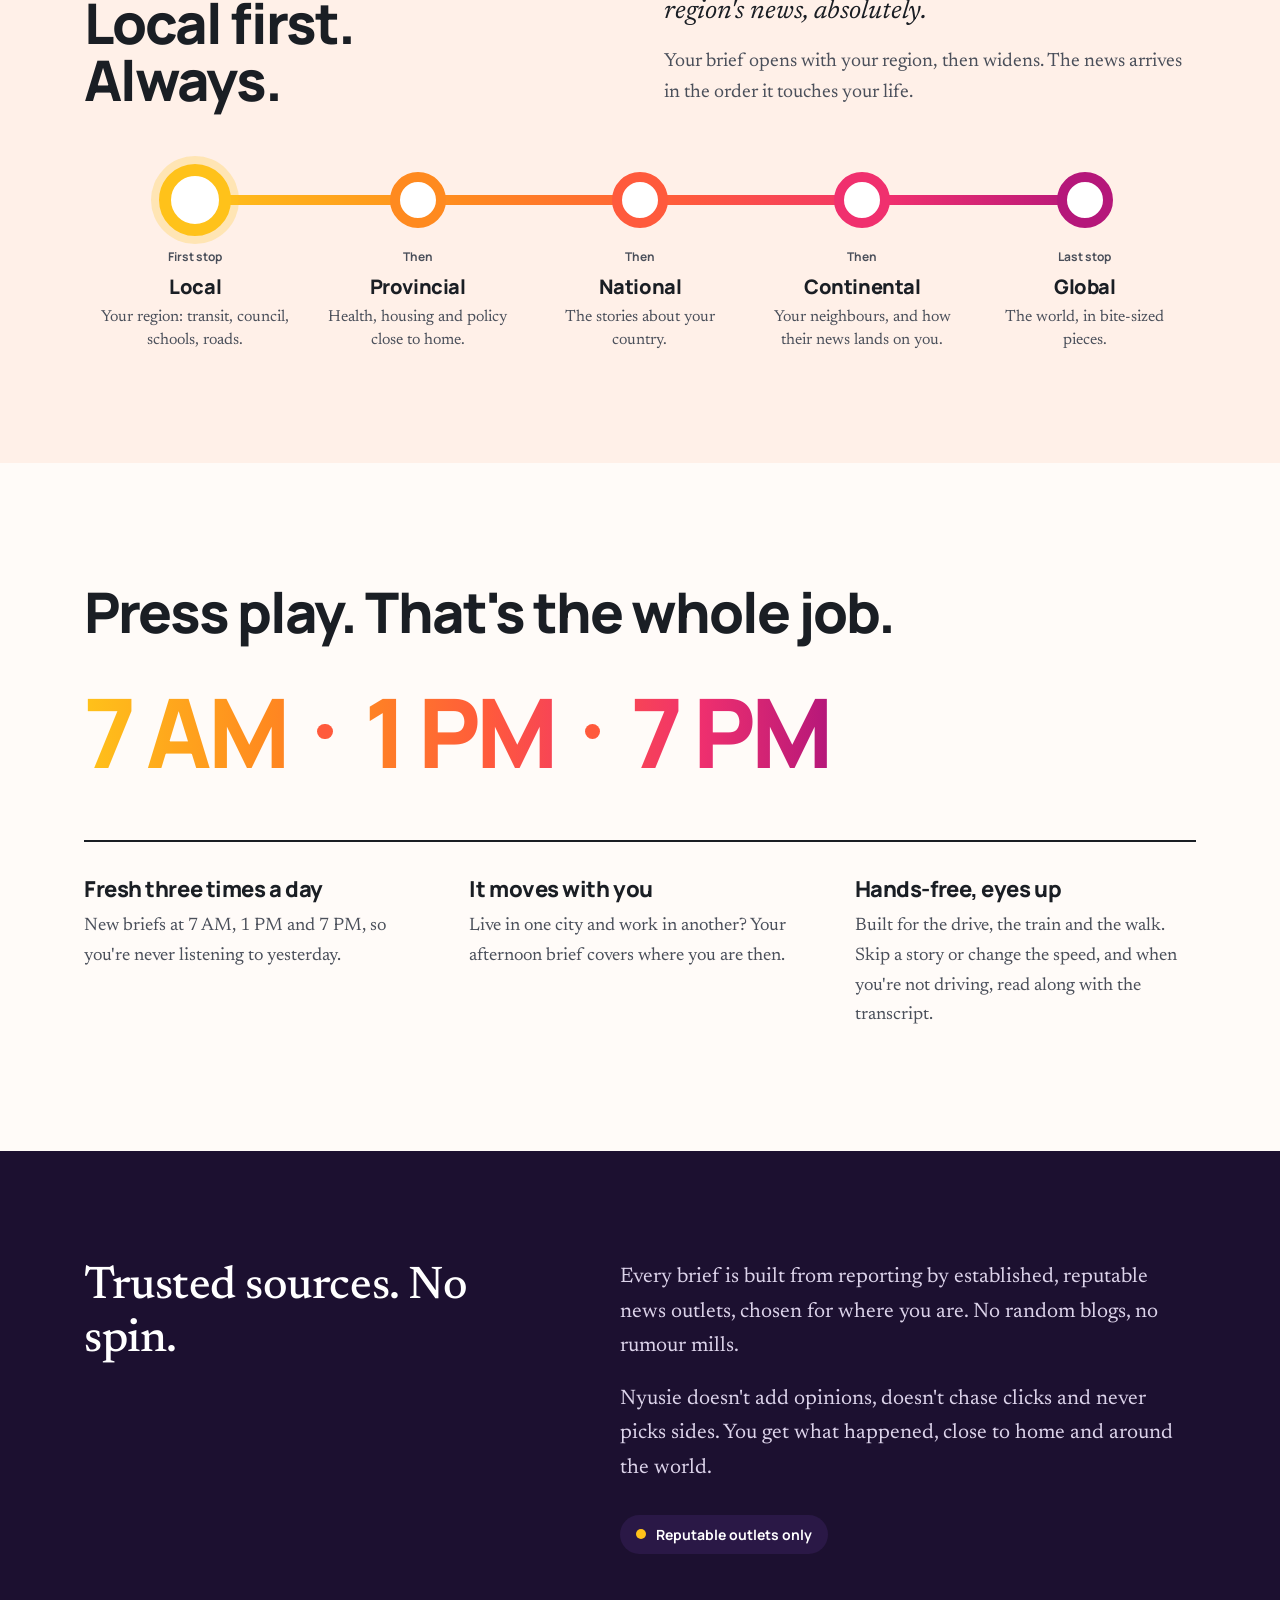
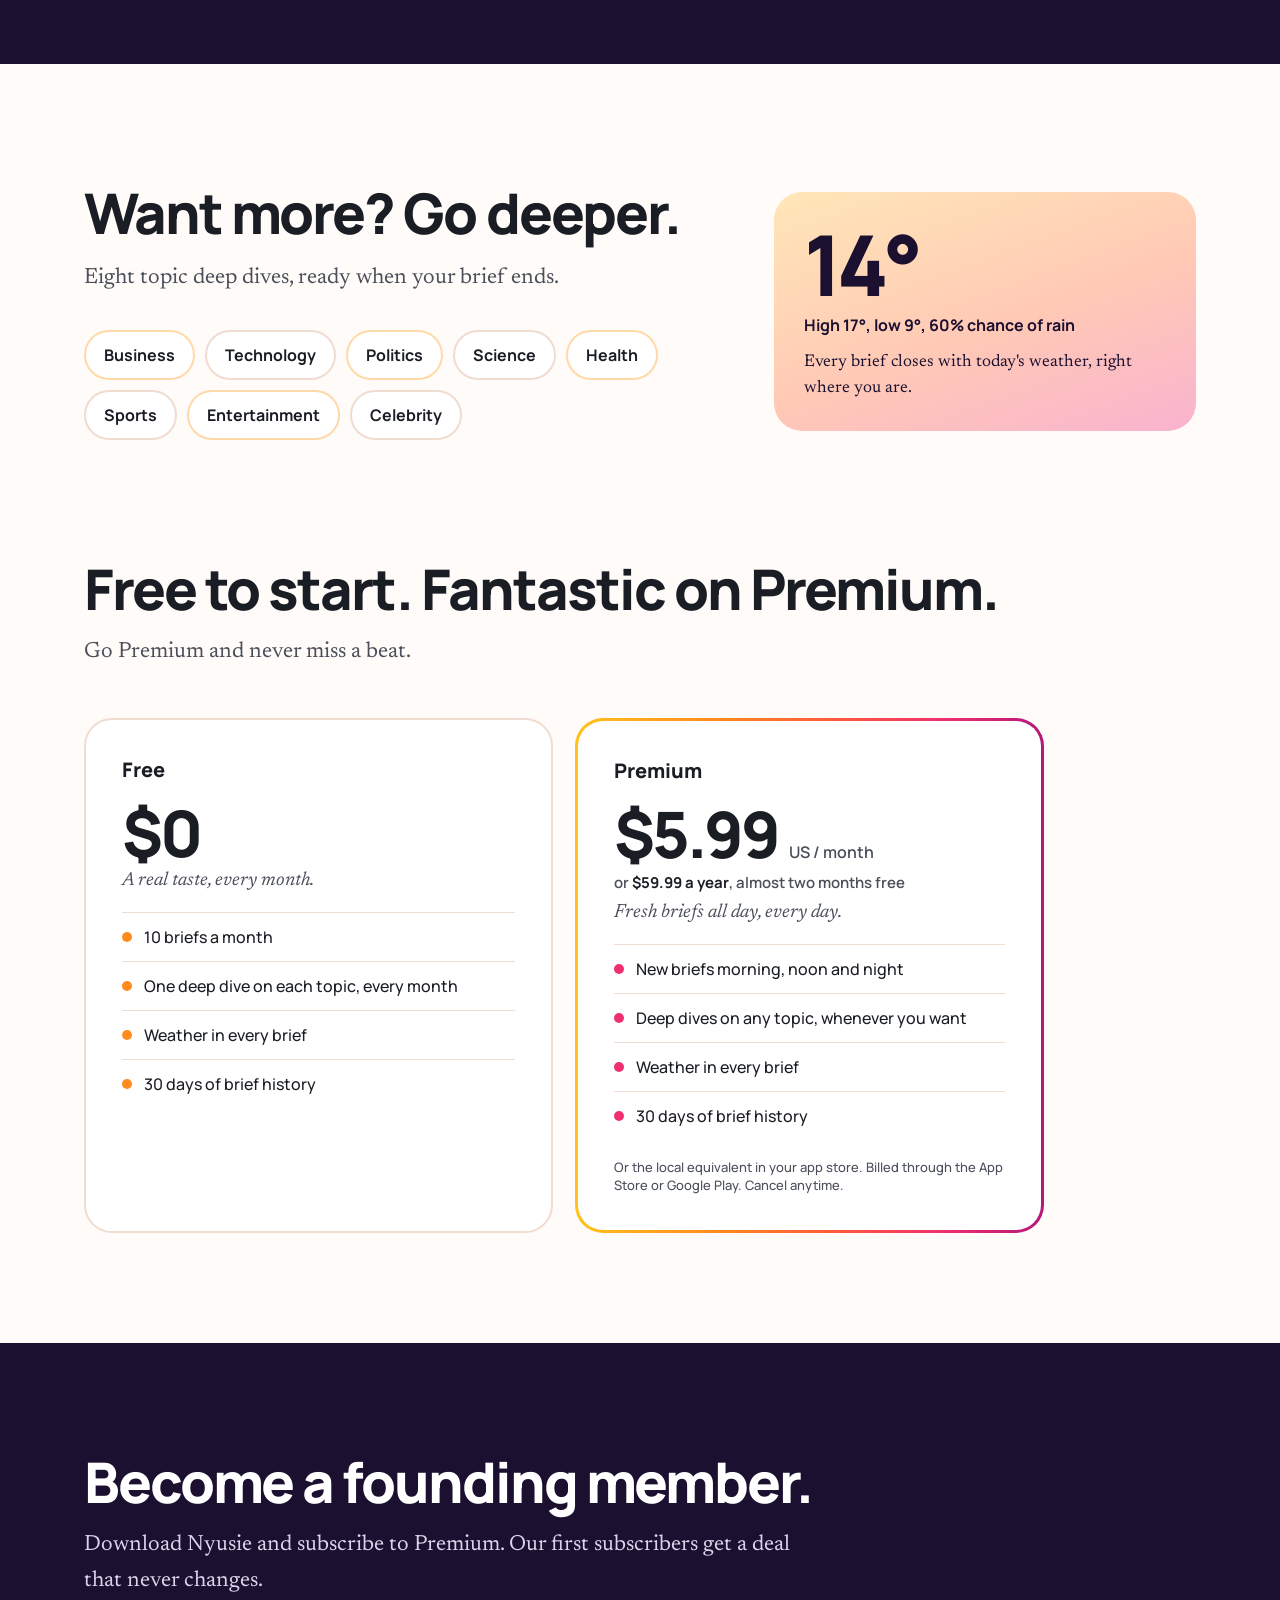
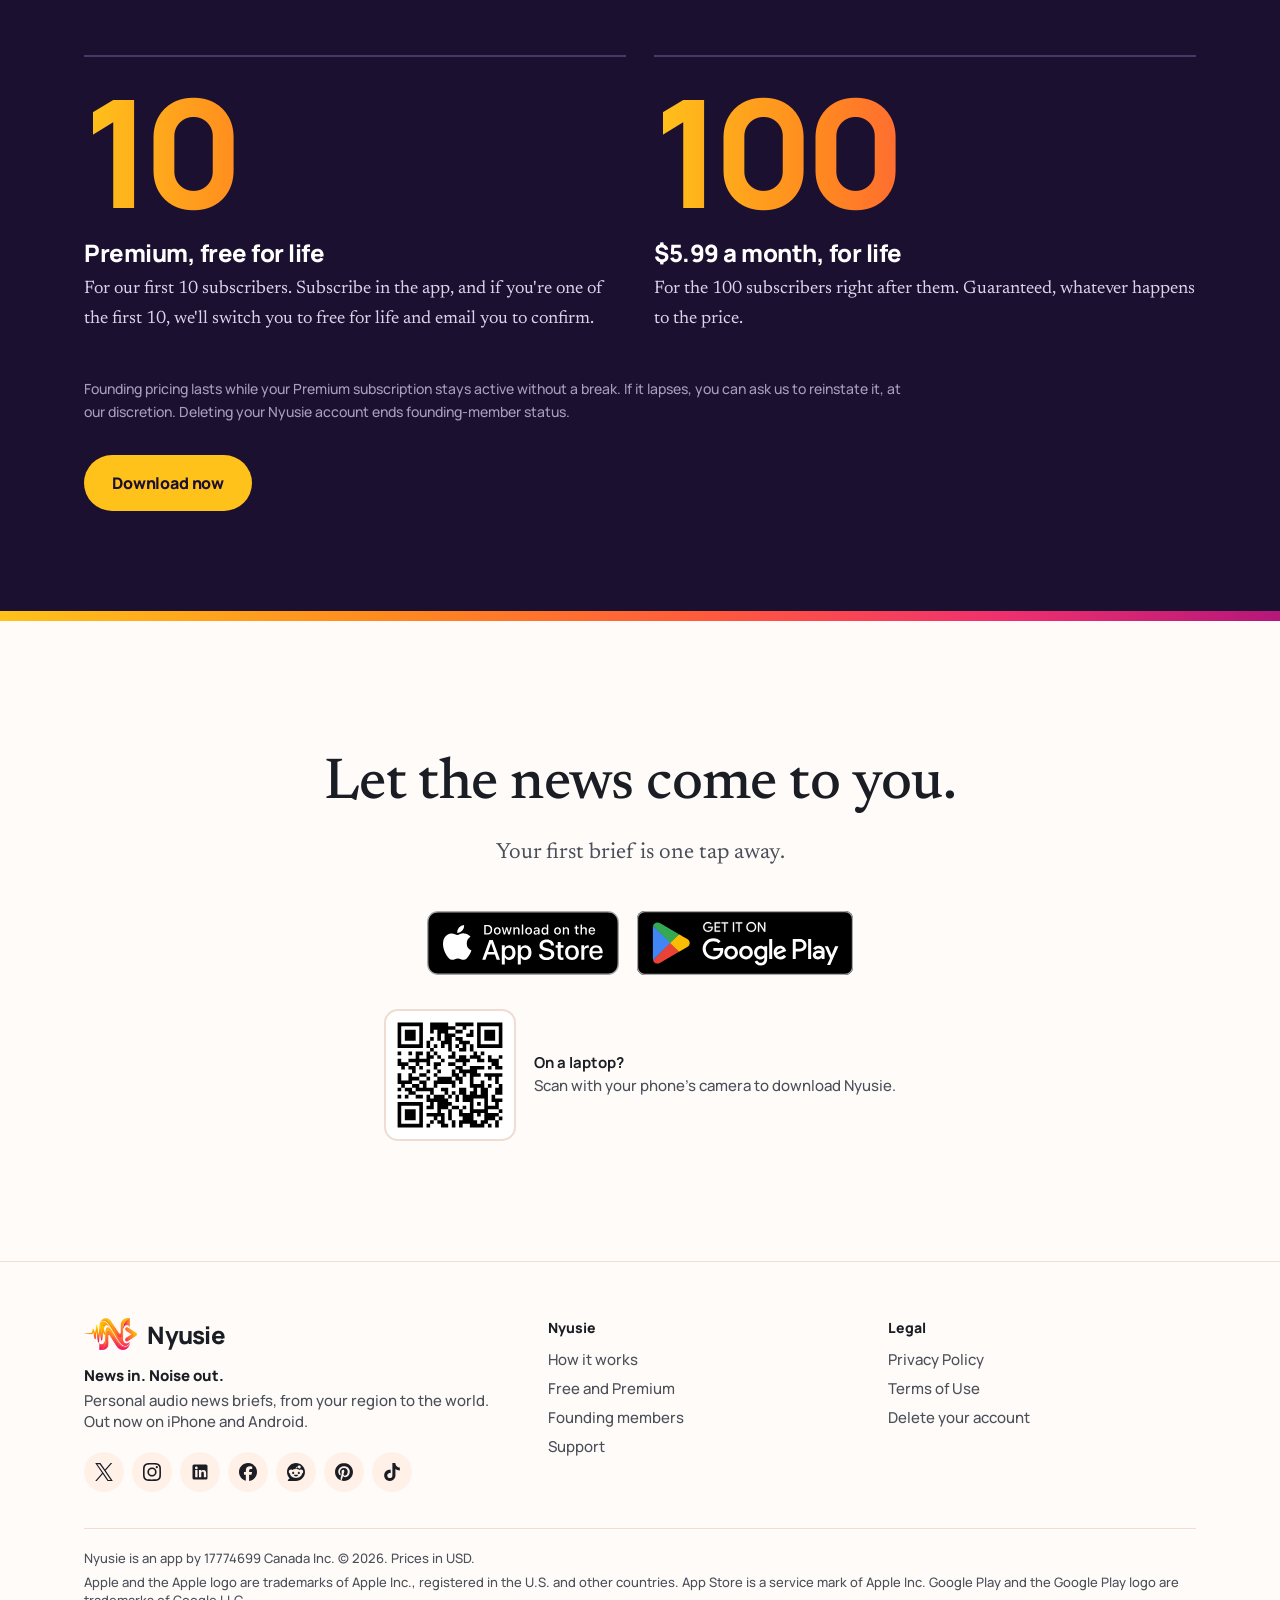
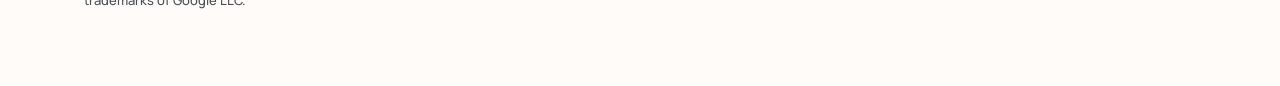
<file: waitlist/index.html>
<!doctype html>
<html lang="en">
<head>
<meta charset="utf-8">
<meta name="viewport" content="width=device-width, initial-scale=1, viewport-fit=cover">
<title>Join the Nyusie waitlist</title>
<meta name="description" content="Nyusie arrives any second now on iPhone and Android. Join the waitlist and get one email the moment it's live.">
<link rel="canonical" href="https://nyusie.com/waitlist/">
<meta name="theme-color" content="#1C1030">
<meta property="og:type" content="website">
<meta property="og:site_name" content="Nyusie">
<meta property="og:title" content="Join the Nyusie waitlist">
<meta property="og:description" content="Nyusie arrives any second now on iPhone and Android. Join the waitlist and get one email the moment it's live.">
<meta property="og:url" content="https://nyusie.com/waitlist/">
<meta property="og:image" content="https://nyusie.com/logo.png">
<link rel="icon" href="/favicon.png" type="image/png">
<link rel="apple-touch-icon" href="/logo.png">
<link rel="preload" href="/assets/fonts/manrope-latin-800-normal.woff2" as="font" type="font/woff2" crossorigin>
<link rel="stylesheet" href="/assets/css/site.css">
<script src="/assets/js/config.js"></script>
<script>
/* Launch switch: before launchAt the site shows the waitlist; after it, the download buttons.
   Change the time in /assets/js/config.js. Preview launch mode by adding ?preview=live to any page address. */
(function(){var c=window.NYUSIE_CONFIG||{},t=Date.parse(c.launchAt||"2026-11-06T08:00:00-05:00");
var live=Date.now()>=t||/[?&]preview=live/.test(location.search);
document.documentElement.className+=live?" is-live":" pre-launch";if(live&&!/preview=live/.test(location.search))location.replace("/#get");})();
</script>
</head>
<body>
<a class="skip" href="#main">Skip to content</a>
<header class="top">
  <div class="wrap">
    <a class="brand" href="/" aria-label="Nyusie home"><img src="/logo-header.png" alt="" width="53" height="32">Nyusie</a>
    <nav aria-label="Main"><a href="/#how">How it works</a><a href="/#plans">Plans</a><a href="/support/">Support</a><a class="cta pre" href="/waitlist/">Join the waitlist</a><a class="cta post" href="/#get" data-download="nav">Download now</a></nav>
  </div>
</header>
<main id="main">
<section class="wl">
  <div class="wrap wl-grid">
    <div>
      <h1 class="bold">Be first to press play.</h1>
      <p class="sub">Nyusie arrives <strong>any second now</strong> on iPhone and Android.	 Join the waitlist and we'll email you the moment it's live, so you can grab a founding-member spot before they're gone.</p>
      <ul class="perks">
        <li>The first 10 subscribers get Premium free, for life</li>
        <li>The next 100 lock in $5.99 a month, for life</li>
        <li>One email on launch day. That's it.</li>
      </ul>
    </div>
    <div class="wl-card">
      <form id="wl-form" novalidate>
        <h2>Join the waitlist</h2>
        <p class="k">Get one email when Nyusie launches.</p>
        <label class="wl-label" for="wl-email">Your email</label>
        <input id="wl-email" type="email" autocomplete="email" inputmode="email" placeholder="you@example.com" required>
        <input class="hp" id="wl-company" type="text" tabindex="-1" autocomplete="off" aria-hidden="true">
        <label class="consent"><input id="wl-consent" type="checkbox" required><span>Email me once when Nyusie launches. I can unsubscribe anytime.</span></label>
        <button class="btn btn-sun" id="wl-btn" type="submit">Join the waitlist</button>
        <p class="fine" id="wl-msg" role="status" aria-live="polite">We'll use your email only to tell you Nyusie is live, then delete it. Sent by 17774699 Canada Inc., the company behind Nyusie. <a href="/privacy/">Privacy Policy</a></p>
      </form>
      <div class="done" id="wl-done" hidden>
        <div class="tick">✓</div>
        <h2>You're on the list.</h2>
        <p class="k">We'll email you the moment Nyusie goes live. Until then, follow along on social.</p>
      </div>
    </div>
  </div>
</section>
</main>
<footer>
  <div class="wrap">
    <div class="f-cols">
      <div>
        <a class="brand" href="/" aria-label="Nyusie home"><img src="/logo-header.png" alt="" width="53" height="32">Nyusie</a>
        <p style="margin:14px 0 0;max-width:30em"><strong class="foot-tag">News in. Noise out.</strong> Personal audio news briefs, from your region to the world. <span class="pre">Arriving any second now on iPhone and Android.</span><span class="post">Out now on iPhone and Android.</span></p>
        <ul class="social" aria-label="Nyusie on social media"><li><a href="https://x.com/nyusieapp" rel="noopener me" target="_blank" aria-label="Nyusie on X"><svg viewBox="0 0 24 24" aria-hidden="true"><path fill="currentColor" d="M14.234 10.162 22.977 0h-2.072l-7.591 8.824L7.251 0H.258l9.168 13.343L.258 24H2.33l8.016-9.318L16.749 24h6.993zm-2.837 3.299-.929-1.329L3.076 1.56h3.182l5.965 8.532.929 1.329 7.754 11.09h-3.182z"/></svg></a></li><li><a href="https://www.instagram.com/nyusie.app/" rel="noopener me" target="_blank" aria-label="Nyusie on Instagram"><svg viewBox="0 0 24 24" aria-hidden="true"><path fill="currentColor" d="M7.0301.084c-1.2768.0602-2.1487.264-2.911.5634-.7888.3075-1.4575.72-2.1228 1.3877-.6652.6677-1.075 1.3368-1.3802 2.127-.2954.7638-.4956 1.6365-.552 2.914-.0564 1.2775-.0689 1.6882-.0626 4.947.0062 3.2586.0206 3.6671.0825 4.9473.061 1.2765.264 2.1482.5635 2.9107.308.7889.72 1.4573 1.388 2.1228.6679.6655 1.3365 1.0743 2.1285 1.38.7632.295 1.6361.4961 2.9134.552 1.2773.056 1.6884.069 4.9462.0627 3.2578-.0062 3.668-.0207 4.9478-.0814 1.28-.0607 2.147-.2652 2.9098-.5633.7889-.3086 1.4578-.72 2.1228-1.3881.665-.6682 1.0745-1.3378 1.3795-2.1284.2957-.7632.4966-1.636.552-2.9124.056-1.2809.0692-1.6898.063-4.948-.0063-3.2583-.021-3.6668-.0817-4.9465-.0607-1.2797-.264-2.1487-.5633-2.9117-.3084-.7889-.72-1.4568-1.3876-2.1228C21.2982 1.33 20.628.9208 19.8378.6165 19.074.321 18.2017.1197 16.9244.0645 15.6471.0093 15.236-.005 11.977.0014 8.718.0076 8.31.0215 7.0301.0839m.1402 21.6932c-1.17-.0509-1.8053-.2453-2.2287-.408-.5606-.216-.96-.4771-1.3819-.895-.422-.4178-.6811-.8186-.9-1.378-.1644-.4234-.3624-1.058-.4171-2.228-.0595-1.2645-.072-1.6442-.079-4.848-.007-3.2037.0053-3.583.0607-4.848.05-1.169.2456-1.805.408-2.2282.216-.5613.4762-.96.895-1.3816.4188-.4217.8184-.6814 1.3783-.9003.423-.1651 1.0575-.3614 2.227-.4171 1.2655-.06 1.6447-.072 4.848-.079 3.2033-.007 3.5835.005 4.8495.0608 1.169.0508 1.8053.2445 2.228.408.5608.216.96.4754 1.3816.895.4217.4194.6816.8176.9005 1.3787.1653.4217.3617 1.056.4169 2.2263.0602 1.2655.0739 1.645.0796 4.848.0058 3.203-.0055 3.5834-.061 4.848-.051 1.17-.245 1.8055-.408 2.2294-.216.5604-.4763.96-.8954 1.3814-.419.4215-.8181.6811-1.3783.9-.4224.1649-1.0577.3617-2.2262.4174-1.2656.0595-1.6448.072-4.8493.079-3.2045.007-3.5825-.006-4.848-.0608M16.953 5.5864A1.44 1.44 0 1 0 18.39 4.144a1.44 1.44 0 0 0-1.437 1.4424M5.8385 12.012c.0067 3.4032 2.7706 6.1557 6.173 6.1493 3.4026-.0065 6.157-2.7701 6.1506-6.1733-.0065-3.4032-2.771-6.1565-6.174-6.1498-3.403.0067-6.156 2.771-6.1496 6.1738M8 12.0077a4 4 0 1 1 4.008 3.9921A3.9996 3.9996 0 0 1 8 12.0077"/></svg></a></li><li><a href="https://www.linkedin.com/company/nyusie/" rel="noopener me" target="_blank" aria-label="Nyusie on LinkedIn"><svg viewBox="0 0 24 24" aria-hidden="true"><path fill="currentColor" d="M4 2h16a2 2 0 0 1 2 2v16a2 2 0 0 1-2 2H4a2 2 0 0 1-2-2V4a2 2 0 0 1 2-2zm1.6 7.4V19h3.1V9.4H5.6zm1.55-4.7a1.8 1.8 0 1 0 0 3.6 1.8 1.8 0 0 0 0-3.6zM10.6 9.4V19h3.1v-5c0-1.4.6-2.3 1.8-2.3s1.6.9 1.6 2.3v5h3.1v-5.6c0-2.8-1.3-4.2-3.6-4.2-1.4 0-2.4.6-2.9 1.5V9.4h-3.1z"/></svg></a></li><li><a href="https://www.facebook.com/profile.php?id=61595469095365" rel="noopener me" target="_blank" aria-label="Nyusie on Facebook"><svg viewBox="0 0 24 24" aria-hidden="true"><path fill="currentColor" d="M9.101 23.691v-7.98H6.627v-3.667h2.474v-1.58c0-4.085 1.848-5.978 5.858-5.978.401 0 .955.042 1.468.103a8.68 8.68 0 0 1 1.141.195v3.325a8.623 8.623 0 0 0-.653-.036 26.805 26.805 0 0 0-.733-.009c-.707 0-1.259.096-1.675.309a1.686 1.686 0 0 0-.679.622c-.258.42-.374.995-.374 1.752v1.297h3.919l-.386 2.103-.287 1.564h-3.246v8.245C19.396 23.238 24 18.179 24 12.044c0-6.627-5.373-12-12-12s-12 5.373-12 12c0 5.628 3.874 10.35 9.101 11.647Z"/></svg></a></li><li><a href="https://www.reddit.com/user/Nyusie/" rel="noopener me" target="_blank" aria-label="Nyusie on Reddit"><svg viewBox="0 0 24 24" aria-hidden="true"><path fill="currentColor" d="M12 0C5.373 0 0 5.373 0 12c0 3.314 1.343 6.314 3.515 8.485l-2.286 2.286C.775 23.225 1.097 24 1.738 24H12c6.627 0 12-5.373 12-12S18.627 0 12 0Zm4.388 3.199c1.104 0 1.999.895 1.999 1.999 0 1.105-.895 2-1.999 2-.946 0-1.739-.657-1.947-1.539v.002c-1.147.162-2.032 1.15-2.032 2.341v.007c1.776.067 3.4.567 4.686 1.363.473-.363 1.064-.58 1.707-.58 1.547 0 2.802 1.254 2.802 2.802 0 1.117-.655 2.081-1.601 2.531-.088 3.256-3.637 5.876-7.997 5.876-4.361 0-7.905-2.617-7.998-5.87-.954-.447-1.614-1.415-1.614-2.538 0-1.548 1.255-2.802 2.803-2.802.645 0 1.239.218 1.712.585 1.275-.79 2.881-1.291 4.64-1.365v-.01c0-1.663 1.263-3.034 2.88-3.207.188-.911.993-1.595 1.959-1.595Zm-8.085 8.376c-.784 0-1.459.78-1.506 1.797-.047 1.016.64 1.429 1.426 1.429.786 0 1.371-.369 1.418-1.385.047-1.017-.553-1.841-1.338-1.841Zm7.406 0c-.786 0-1.385.824-1.338 1.841.047 1.017.634 1.385 1.418 1.385.785 0 1.473-.413 1.426-1.429-.046-1.017-.721-1.797-1.506-1.797Zm-3.703 4.013c-.974 0-1.907.048-2.77.135-.147.015-.241.168-.183.305.483 1.154 1.622 1.964 2.953 1.964 1.33 0 2.47-.81 2.953-1.964.057-.137-.037-.29-.184-.305-.863-.087-1.795-.135-2.769-.135Z"/></svg></a></li><li><a href="https://www.pinterest.com/Nyusieapp/" rel="noopener me" target="_blank" aria-label="Nyusie on Pinterest"><svg viewBox="0 0 24 24" aria-hidden="true"><path fill="currentColor" d="M12.017 0C5.396 0 .029 5.367.029 11.987c0 5.079 3.158 9.417 7.618 11.162-.105-.949-.199-2.403.041-3.439.219-.937 1.406-5.957 1.406-5.957s-.359-.72-.359-1.781c0-1.663.967-2.911 2.168-2.911 1.024 0 1.518.769 1.518 1.688 0 1.029-.653 2.567-.992 3.992-.285 1.193.6 2.165 1.775 2.165 2.128 0 3.768-2.245 3.768-5.487 0-2.861-2.063-4.869-5.008-4.869-3.41 0-5.409 2.562-5.409 5.199 0 1.033.394 2.143.889 2.741.099.12.112.225.085.345-.09.375-.293 1.199-.334 1.363-.053.225-.172.271-.401.165-1.495-.69-2.433-2.878-2.433-4.646 0-3.776 2.748-7.252 7.92-7.252 4.158 0 7.392 2.967 7.392 6.923 0 4.135-2.607 7.462-6.233 7.462-1.214 0-2.354-.629-2.758-1.379l-.749 2.848c-.269 1.045-1.004 2.352-1.498 3.146 1.123.345 2.306.535 3.55.535 6.607 0 11.985-5.365 11.985-11.987C23.97 5.39 18.592.026 11.985.026L12.017 0z"/></svg></a></li><li><a href="https://www.tiktok.com/@nyusie.app" rel="noopener me" target="_blank" aria-label="Nyusie on TikTok"><svg viewBox="0 0 24 24" aria-hidden="true"><path fill="currentColor" d="M12.525.02c1.31-.02 2.61-.01 3.91-.02.08 1.53.63 3.09 1.75 4.17 1.12 1.11 2.7 1.62 4.24 1.79v4.03c-1.44-.05-2.89-.35-4.2-.97-.57-.26-1.1-.59-1.62-.93-.01 2.92.01 5.84-.02 8.75-.08 1.4-.54 2.79-1.35 3.94-1.31 1.92-3.58 3.17-5.91 3.21-1.43.08-2.86-.31-4.08-1.03-2.02-1.19-3.44-3.37-3.65-5.71-.02-.5-.03-1-.01-1.49.18-1.9 1.12-3.72 2.58-4.96 1.66-1.44 3.98-2.13 6.15-1.72.02 1.48-.04 2.96-.04 4.44-.99-.32-2.15-.23-3.02.37-.63.41-1.11 1.04-1.36 1.75-.21.51-.15 1.07-.14 1.61.24 1.64 1.82 3.02 3.5 2.87 1.12-.01 2.19-.66 2.77-1.61.19-.33.4-.67.41-1.06.1-1.79.06-3.57.07-5.36.01-4.03-.01-8.05.02-12.07z"/></svg></a></li></ul>
      </div>
      <div><h4>Nyusie</h4><ul><li><a href="/#how">How it works</a></li><li><a href="/#plans">Free and Premium</a></li><li><a href="/#founding">Founding members</a></li><li><a href="/support/">Support</a></li></ul></div>
      <div><h4>Legal</h4><ul><li><a href="/privacy/">Privacy Policy</a></li><li><a href="/terms/">Terms of Use</a></li><li><a href="/delete-account/">Delete your account</a></li></ul></div>
    </div>
    <p class="legal">Nyusie is an app by 17774699 Canada Inc. © 2026. Prices in USD.<span class="post tm"> Apple and the Apple logo are trademarks of Apple Inc., registered in the U.S. and other countries. App Store is a service mark of Apple Inc. Google Play and the Google Play logo are trademarks of Google LLC.</span></p>
  </div>
</footer>
<script src="/assets/js/site.js" defer></script>
<script src="/assets/js/supabase-2.118.0.min.js" defer></script>
<script src="/assets/js/waitlist.js" defer></script>
</body>
</html>
</file>
<file: assets/css/site.css>
/* Nyusie website: sunrise design (Oct 2026). Fonts are self-hosted. */

@font-face{font-family:Manrope;font-weight:500;font-display:swap;src:url(/assets/fonts/manrope-latin-500-normal.woff2) format("woff2")}
@font-face{font-family:Manrope;font-weight:600;font-display:swap;src:url(/assets/fonts/manrope-latin-600-normal.woff2) format("woff2")}
@font-face{font-family:Manrope;font-weight:700;font-display:swap;src:url(/assets/fonts/manrope-latin-700-normal.woff2) format("woff2")}
@font-face{font-family:Manrope;font-weight:800;font-display:swap;src:url(/assets/fonts/manrope-latin-800-normal.woff2) format("woff2")}
@font-face{font-family:Newsreader;font-weight:400;font-display:swap;src:url(/assets/fonts/newsreader-latin-400-normal.woff2) format("woff2")}
@font-face{font-family:Newsreader;font-weight:400;font-style:italic;font-display:swap;src:url(/assets/fonts/newsreader-latin-400-italic.woff2) format("woff2")}
@font-face{font-family:Newsreader;font-weight:500;font-display:swap;src:url(/assets/fonts/newsreader-latin-500-normal.woff2) format("woff2")}
@font-face{font-family:Newsreader;font-weight:600;font-display:swap;src:url(/assets/fonts/newsreader-latin-600-normal.woff2) format("woff2")}

:root{
  --night:#1C1030;      /* pre-dawn plum: hero + founding band */
  --night-2:#2A1846;
  --paper:#FFFBF8;      /* near-white page */
  --blush:#FFF0E8;      /* soft sunrise panel */
  --ink:#1A1E24;
  --ink-2:#4A4F5A;
  --line:#F0DCD0;
  --sun-1:#FFC21A; --sun-2:#FF8A1F; --sun-3:#FF5A3C; --sun-4:#F0306E; --sun-5:#B5177A;
  --sunrise:linear-gradient(90deg,var(--sun-1),var(--sun-2) 30%,var(--sun-3) 55%,var(--sun-4) 78%,var(--sun-5));
  --sans:"Manrope",system-ui,sans-serif;
  --serif:"Newsreader",Georgia,serif;
  --wrap:1160px;
}
*{box-sizing:border-box}
html{-webkit-text-size-adjust:100%}
body{margin:0;background:var(--paper);color:var(--ink);font:400 19px/1.65 var(--serif);overflow-x:hidden}
a{color:inherit}
img,svg{display:block;max-width:100%}
.wrap{max-width:var(--wrap);margin:0 auto;padding:0 24px}
:focus-visible{outline:3px solid var(--sun-2);outline-offset:3px;border-radius:8px}

/* Bold voice = Manrope heavy. Warm voice = Newsreader. */
.bold{font-family:var(--sans);font-weight:800;letter-spacing:-.035em;line-height:1.02;margin:0}
.warm-h{font-family:var(--serif);font-weight:500;letter-spacing:-.01em;line-height:1.15;margin:0}
h2.bold{font-size:clamp(34px,5vw,56px)}
h2.warm-h{font-size:clamp(30px,4.2vw,46px)}
.lead{font-size:clamp(19px,2vw,22px);line-height:1.6;color:var(--ink-2);max-width:36em}

.btn{display:inline-flex;align-items:center;justify-content:center;gap:10px;font:800 16px/1 var(--sans);letter-spacing:-.01em;text-decoration:none;border-radius:999px;padding:18px 28px;min-height:56px;border:0;cursor:pointer}
.btn-sun{background:var(--sun-1);color:var(--night)}
.btn-ink{background:var(--night);color:#fff}

/* ---------- header ---------- */
.top{position:absolute;inset:0 0 auto;z-index:5}
.top .wrap{display:flex;align-items:center;justify-content:space-between;height:76px}
.brand{display:flex;align-items:center;gap:10px;text-decoration:none;color:#fff;font:800 24px var(--sans);letter-spacing:-.03em}
.brand img{height:32px;width:auto}
.top nav{display:flex;gap:6px;font:700 14px var(--sans)}
.top nav a{color:#E6DDF2;text-decoration:none;padding:9px 14px;border-radius:999px}
.top nav a.cta{background:#fff;color:var(--night)}
@media(max-width:760px){.top nav a:not(.cta){display:none}}

/* ---------- hero ---------- */
.hero{background:radial-gradient(1100px 520px at 78% 112%,rgba(240,48,110,.55),transparent 62%),radial-gradient(700px 420px at 100% 100%,rgba(255,138,31,.45),transparent 60%),var(--night);color:#fff;padding:150px 0 0;overflow:hidden}
.hero-grid{display:grid;grid-template-columns:1.15fr .85fr;gap:40px;align-items:end}
.hero h1{font-size:clamp(50px,8.6vw,104px);color:#fff}
.hero h1 span{display:block}
.hero .sub{font:500 clamp(18px,2vw,21px)/1.55 var(--sans);color:#E6DDF2;max-width:30em;margin:26px 0 34px}
.hero .sub strong{color:#fff;font-weight:700}
.hero-ctas{display:flex;flex-wrap:wrap;align-items:center;gap:18px;padding-bottom:110px}
.launch{font:600 14px var(--sans);color:#CFC3E0}
.launch b{color:#fff}

/* phone */
.phone{justify-self:center;width:300px;border-radius:44px 44px 0 0;background:#0E0A16;padding:12px 12px 0;box-shadow:0 -10px 80px rgba(240,48,110,.35)}
.screen{background:#FBF9F5;border-radius:34px 34px 0 0;padding:22px 20px 26px;color:#1A1E24;height:470px;font-family:var(--sans)}
.notch{width:90px;height:22px;background:#0E0A16;border-radius:0 0 14px 14px;margin:-22px auto 16px}
.s-now{display:flex;justify-content:space-between;font-size:11px;font-weight:800;letter-spacing:.04em;color:#92400E}
.s-now span:last-child{color:#2F6F88}
.s-title{font:600 21px/1.22 var(--serif);margin:14px 0 6px}
.s-src{font-size:12px;color:#5F6670;margin-bottom:18px}
.s-wave{display:flex;align-items:center;gap:3px;height:62px}
.s-wave i{flex:1;border-radius:3px;background:#E3D9C8}
.s-wave i.on{background:linear-gradient(180deg,var(--sun-2),var(--sun-4))}
.s-time{display:flex;justify-content:space-between;font-size:11px;color:#5F6670;margin:8px 0 18px}
.s-tiers{display:flex;gap:4px}.s-tiers b{flex:1;height:6px;border-radius:3px;background:#E9E1D3}
.s-tiers b.on{background:var(--sun-2)}
.s-tl{display:flex;justify-content:space-between;font-size:9px;font-weight:700;color:#5F6670;margin-top:6px}
.s-ctl{display:flex;justify-content:center;align-items:center;gap:26px;margin-top:22px}
.s-ctl span{width:42px;height:42px;border-radius:50%;background:#ECE5D8;display:grid;place-items:center;font-size:12px;font-weight:800;color:#4B5563}
.s-ctl .play{width:64px;height:64px;background:linear-gradient(135deg,var(--sun-2),var(--sun-4));color:#fff}
.s-next{margin-top:22px;border-top:1px solid #E6DEC9;padding-top:12px;font-size:12px;color:#5F6670}
.s-next b{display:block;color:#1A1E24;font:600 14px var(--serif);margin-top:3px}
@media(max-width:900px){
  .hero{padding-top:120px}
  .hero-grid{grid-template-columns:1fr}
  .hero-ctas{padding-bottom:48px}
  .phone{width:280px}
  .screen{height:400px}
}

/* ---------- problem (warm) ---------- */
.problem{padding:120px 0 100px}
.problem .warm-h{max-width:17em}
.problem p{max-width:34em;font-size:clamp(20px,2.2vw,23px);line-height:1.6;color:var(--ink-2);margin:28px 0 0}
.problem p em{color:var(--ink);font-style:italic}

/* ---------- local first: transit line ---------- */
.local{background:var(--blush);padding:110px 0}
.local .head{display:grid;grid-template-columns:1fr 1fr;gap:48px;align-items:end;margin-bottom:64px}
.local .wit{font:italic 400 clamp(22px,2.4vw,27px)/1.45 var(--serif);color:var(--ink);margin:0}
.local .head p.plain{margin:14px 0 0;color:var(--ink-2)}
.route{position:relative;display:grid;grid-template-columns:repeat(5,1fr);gap:0}
.route::before{content:"";position:absolute;left:10%;right:10%;top:23px;height:10px;border-radius:5px;background:var(--sunrise)}
.stop{position:relative;text-align:center;padding:0 10px}
.stop .dot{width:56px;height:56px;margin:0 auto 20px;border-radius:50%;background:#fff;border:10px solid var(--c);position:relative;z-index:1}
.stop:first-child .dot{width:72px;height:72px;margin-top:-8px;border-width:12px;box-shadow:0 0 0 8px rgba(255,194,26,.25)}
.stop:first-child .dot{margin-bottom:12px}
.stop h3{font:800 20px var(--sans);letter-spacing:-.02em;margin:0 0 6px}
.stop p{margin:0;font-size:16px;line-height:1.45;color:var(--ink-2)}
.stop .when{display:block;font:700 12px var(--sans);color:var(--ink-2);margin-bottom:8px}
@media(max-width:900px){
  .local .head{grid-template-columns:1fr;gap:20px;margin-bottom:40px}
  .route{grid-template-columns:1fr;gap:26px}
  .route::before{left:23px;right:auto;top:20px;bottom:20px;width:10px;height:auto;background:linear-gradient(180deg,var(--sun-1),var(--sun-2) 30%,var(--sun-3) 55%,var(--sun-4) 78%,var(--sun-5))}
  .stop{display:grid;grid-template-columns:56px 1fr;column-gap:20px;text-align:left;padding:0}
  .stop .dot,.stop:first-child .dot{margin:0;width:56px;height:56px;border-width:10px;grid-row:span 3}
  .stop:first-child .dot{box-shadow:0 0 0 6px rgba(255,194,26,.25)}
}

/* ---------- how it works ---------- */
.how{padding:120px 0}
.times{display:flex;flex-wrap:wrap;gap:12px 28px;margin:44px 0 60px;font:800 clamp(44px,8vw,96px)/1 var(--sans);letter-spacing:-.045em}
.times span{background:var(--sunrise);-webkit-background-clip:text;background-clip:text;color:transparent;background-size:300% 100%}
.times span:nth-child(1){background-position:0 0}.times span:nth-child(2){background-position:50% 0}.times span:nth-child(3){background-position:100% 0}
.feat{display:grid;grid-template-columns:repeat(3,1fr);gap:44px;border-top:2px solid var(--ink);padding-top:34px}
.feat h3{font:800 22px/1.2 var(--sans);letter-spacing:-.02em;margin:0 0 10px}
.feat p{margin:0;color:var(--ink-2);font-size:18px}
@media(max-width:900px){.feat{grid-template-columns:1fr;gap:30px}}

/* ---------- trust (warm) ---------- */
.trust{background:var(--night);color:#fff;padding:110px 0}
.trust-grid{display:grid;grid-template-columns:.9fr 1.1fr;gap:64px;align-items:start}
.trust .warm-h{color:#fff}
.trust p{margin:0 0 18px;font-size:clamp(19px,2vw,21px);color:#DCD3EA}
.trust .pill{display:inline-flex;align-items:center;gap:10px;font:700 14px var(--sans);color:#fff;background:var(--night-2);border-radius:999px;padding:10px 16px;margin-top:10px}
.trust .pill i{width:10px;height:10px;border-radius:50%;background:var(--sun-1)}
@media(max-width:900px){.trust-grid{grid-template-columns:1fr;gap:24px}}

/* ---------- deep dives ---------- */
.deep{padding:120px 0 100px}
.deep-grid{display:grid;grid-template-columns:1.2fr .8fr;gap:56px;align-items:center}
.chips{display:flex;flex-wrap:wrap;gap:10px;margin-top:34px}
.chips span{font:700 16px var(--sans);padding:12px 18px;border-radius:999px;border:2px solid var(--line);background:#fff}
.chips span:nth-child(odd){border-color:#FFD9A8}
.wx{border-radius:28px;padding:30px;background:linear-gradient(160deg,#FFE7B8,#FFC9B5 55%,#F9B3CF);color:var(--night)}
.wx .t{font:800 84px/1 var(--sans);letter-spacing:-.05em}
.wx .d{font:700 16px var(--sans);margin-top:8px}
.wx p{margin:14px 0 0;font-size:17px;line-height:1.5}
@media(max-width:900px){.deep-grid{grid-template-columns:1fr;gap:32px}}

/* ---------- plans ---------- */
.plans{padding:20px 0 110px}
.plan-grid{display:grid;grid-template-columns:1fr 1fr;gap:22px;margin-top:48px;max-width:960px}
.plan{border-radius:28px;padding:36px;background:#fff;border:2px solid var(--line)}
.plan.prem{border:0;background:linear-gradient(#fff,#fff) padding-box,var(--sunrise) border-box;border:3px solid transparent}
.plan h3{font:800 20px var(--sans);margin:0}
.price{font:800 64px/1 var(--sans);letter-spacing:-.045em;margin:18px 0 6px}
.price small{font:600 16px var(--sans);letter-spacing:0;color:var(--ink-2)}
.plan .line{font:italic 400 19px var(--serif);color:var(--ink-2);margin:0 0 22px}
.plan ul{list-style:none;margin:0;padding:0;font:500 16px/1.5 var(--sans)}
.plan li{padding:12px 0;border-top:1px solid var(--line);display:flex;gap:12px}
.plan li::before{content:"";flex:none;width:10px;height:10px;border-radius:50%;margin-top:7px;background:var(--sun-2)}
.plan.prem li::before{background:var(--sun-4)}
.plan .fine{font:500 13px var(--sans);color:var(--ink-2);margin:18px 0 0}
@media(max-width:760px){.plan-grid{grid-template-columns:1fr}}

/* ---------- founding ---------- */
.found{background:var(--night);color:#fff;padding:110px 0;position:relative;overflow:hidden}
.found::after{content:"";position:absolute;left:0;right:0;bottom:0;height:10px;background:var(--sunrise)}
.found h2{color:#fff}
.f-grid{display:grid;grid-template-columns:1fr 1fr;gap:28px;margin-top:56px}
.f{border-top:2px solid #4A3868;padding-top:26px}
.f .n{font:800 clamp(80px,12vw,150px)/.9 var(--sans);letter-spacing:-.06em;background:var(--sunrise);-webkit-background-clip:text;background-clip:text;color:transparent}
.f h3{font:800 24px var(--sans);letter-spacing:-.02em;margin:18px 0 6px}
.f p{margin:0;color:#DCD3EA;font-size:18px}
.found .fine{font:500 14px/1.6 var(--sans);color:#A99CBF;margin:44px 0 0;max-width:60em}
@media(max-width:760px){.f-grid{grid-template-columns:1fr;gap:40px}}

/* ---------- closing ---------- */
.close{padding:130px 0 120px;text-align:center}
.close .warm-h{font-size:clamp(34px,5vw,58px);max-width:14em;margin:0 auto}
.stores{display:flex;flex-wrap:wrap;justify-content:center;gap:12px;margin-top:40px}
.store{display:inline-flex;align-items:center;gap:12px;min-width:200px;padding:12px 20px;border-radius:16px;background:var(--night);color:#fff;text-decoration:none;font-family:var(--sans)}
.store svg{width:26px;height:26px}
.store span{display:flex;flex-direction:column;text-align:left;line-height:1.15}
.store small{font-size:12px;color:#CFC3E0}
.store b{font-size:18px}

/* ---------- footer ---------- */
footer{border-top:1px solid var(--line);padding:56px 0 64px;font:500 15px var(--sans);color:var(--ink-2)}
.f-cols{display:grid;grid-template-columns:1.4fr 1fr 1fr;gap:32px}
footer .brand{color:var(--ink)}
footer h4{font:800 14px var(--sans);color:var(--ink);margin:0 0 12px}
footer ul{list-style:none;margin:0;padding:0}
footer li{margin:0 0 8px}
footer a{text-decoration:none;color:var(--ink-2)}
.social{display:flex;flex-wrap:wrap;gap:8px;margin:20px 0 0;padding:0;list-style:none}
.social li{margin:0}
.social a{width:40px;height:40px;border-radius:50%;display:grid;place-items:center;background:var(--blush);color:var(--ink)}
.social svg{width:18px;height:18px}
.legal{margin-top:36px;padding-top:20px;border-top:1px solid var(--line);font-size:13px}
@media(max-width:760px){.f-cols{grid-template-columns:1fr 1fr}.f-cols>:first-child{grid-column:1/-1}}

@media(max-width:480px){
  body{font-size:18px}
  .wrap{padding:0 18px}
  .problem,.how,.deep{padding:80px 0}
  .local,.trust,.found{padding:80px 0}
  .plans{padding:0 0 80px}
  .plan{padding:28px}
  .close{padding:90px 0}
}

/* ---------- launch switch ---------- */
.is-live .pre,.pre-launch .post{display:none!important}

/* ---------- skip link ---------- */
.skip{position:absolute;left:-999px;top:8px;background:#fff;color:var(--night);padding:8px 14px;border-radius:8px;font:700 14px var(--sans);z-index:50}
.skip:focus{left:12px}
.top nav a[aria-current="page"]{color:#fff;text-decoration:underline;text-underline-offset:6px}

/* ---------- inner pages: dark title band ---------- */
.band{background:radial-gradient(900px 420px at 92% 130%,rgba(240,48,110,.45),transparent 62%),radial-gradient(600px 340px at 100% 110%,rgba(255,138,31,.35),transparent 60%),var(--night);color:#fff;padding:150px 0 64px}
.narrow{max-width:820px}
.band h1{font-family:var(--sans);font-weight:800;letter-spacing:-.035em;line-height:1.03;font-size:clamp(40px,6.4vw,68px);margin:0;color:#fff}
.band .lede{color:#E6DDF2;font:500 clamp(18px,2vw,20px)/1.6 var(--sans);margin:22px 0 0;max-width:36em}
.band .lede strong{color:#fff}
.meta-row{display:flex;flex-wrap:wrap;gap:6px 22px;margin-top:22px;font:600 14px var(--sans);color:#CFC3E0}
.meta-row a{color:#fff}
.row-gap{display:flex;flex-wrap:wrap;gap:12px;align-items:center;margin-top:26px}
.band .row-gap{margin-top:32px}

/* buttons used on inner pages */
.btn-primary{background:var(--sun-1);color:var(--night)}
.btn-ghost{background:transparent;color:var(--ink);border:2px solid var(--line)}
.band .btn-ghost{color:#fff;border-color:rgba(255,255,255,.35)}
.btn-danger{background:#B0264F;color:#fff}
.btn-block{width:100%}
.btn:disabled{opacity:.55;cursor:not-allowed}

/* ---------- prose ---------- */
.prose{padding:56px 0 96px}
.prose h2{font-family:var(--serif);font-weight:600;font-size:clamp(26px,3.4vw,32px);line-height:1.2;letter-spacing:-.01em;margin:52px 0 14px;scroll-margin-top:24px;color:var(--ink)}
.prose h3{font:800 19px/1.3 var(--sans);letter-spacing:-.01em;margin:30px 0 10px;color:var(--ink)}
.prose p,.prose li{color:#2F3440}
.prose ul,.prose ol{padding-left:1.3em}
.prose li{margin:6px 0}
.prose a{color:#B0264F;text-underline-offset:3px}
.prose table{width:100%;border-collapse:collapse;font:500 15px/1.5 var(--sans);margin:18px 0}
.prose th,.prose td{text-align:left;padding:12px;border-bottom:1px solid var(--line);vertical-align:top}
.prose th{font-weight:800;font-size:13px;color:var(--ink-2)}
.small{font-size:15px}
.muted{color:var(--ink-2)}
.sans{font-family:var(--sans)}

.notice{border-radius:18px;padding:18px 20px;font:500 15px/1.6 var(--sans);background:var(--blush);border:1px solid var(--line);color:var(--ink)}
.notice strong{font-weight:800}
.notice.warn{background:#FFF1D6;border-color:#FFD08A}
.notice.pending{border-style:dashed;background:#fff}
.prose > .notice:first-child{margin-top:0}

.path{display:flex;flex-wrap:wrap;align-items:center;gap:6px;font:700 14px var(--sans);margin:8px 0 2px}
.path span{background:var(--blush);color:var(--ink);padding:6px 12px;border-radius:999px}
.path i{color:var(--ink-2);font-style:normal}
.numbered{list-style:none;padding:0!important;counter-reset:n}
.numbered>li{counter-increment:n;position:relative;padding-left:50px;margin:0 0 18px!important}
.numbered>li::before{content:counter(n);position:absolute;left:0;top:0;width:34px;height:34px;border-radius:50%;background:linear-gradient(135deg,var(--sun-2),var(--sun-4));color:#fff;font:800 15px var(--sans);display:grid;place-items:center}

/* ---------- forms (delete account) ---------- */
.form-card{background:#fff;border:2px solid var(--line);border-radius:24px;padding:30px;margin:22px 0}
.form-card h3:first-child{margin-top:0}
.stepper{display:flex;gap:8px;margin-bottom:24px;font:700 12px var(--sans);color:var(--ink-2)}
.stepper div{flex:1}
.stepper div::before{content:"";display:block;height:5px;border-radius:3px;background:var(--line);margin-bottom:8px}
.stepper div.done::before,.stepper div.active::before{background:var(--sunrise)}
.stepper div.active{color:var(--ink)}
.form-card label{display:block;font:700 14px var(--sans);color:var(--ink);margin:0 0 8px}
.form-card input[type=email],.form-card input[type=text]{width:100%;font:500 17px/1.3 var(--sans);color:var(--ink);background:#fff;border:2px solid var(--line);border-radius:14px;padding:15px 16px}
.form-card input:focus{outline:none;border-color:var(--sun-2)}
input.code{letter-spacing:.4em;font-size:24px!important;text-align:center;font-variant-numeric:tabular-nums}
.field{margin-bottom:18px}
.hint{font:500 13px var(--sans);color:var(--ink-2);margin:8px 0 0}
.msg{font:600 14px var(--sans);margin:12px 0 0;min-height:1em;color:var(--ink-2)}
.msg.bad{color:#B0264F}
.form-card .check-row,.check-row{display:flex;gap:12px;align-items:flex-start;font:500 15px/1.45 var(--sans);color:var(--ink);margin:14px 0 18px;cursor:pointer}
.check-row input{width:20px;height:20px;accent-color:var(--sun-3);margin-top:1px;flex:none}
.linkish{background:none;border:0;padding:0;font:700 14px var(--sans);color:#B0264F;text-decoration:underline;cursor:pointer}
.linkish:disabled{color:var(--ink-2);text-decoration:none;cursor:default}
[hidden]{display:none!important}

/* ---------- support ---------- */
.contact-grid{display:grid;grid-template-columns:repeat(2,1fr);gap:16px;margin:0 0 14px}
.contact{background:#fff;border:2px solid var(--line);border-radius:24px;padding:26px}
.contact .k{font:800 14px var(--sans);color:var(--ink-2)}
.contact a.mail{display:block;font:800 22px var(--sans);letter-spacing:-.02em;margin:8px 0 8px;color:var(--ink);word-break:break-word}
.contact p{margin:0;font-size:17px;color:var(--ink-2)}
@media(max-width:760px){.contact-grid{grid-template-columns:1fr}}
.faq details{border-top:1px solid var(--line)}
.faq details:last-child{border-bottom:1px solid var(--line)}
.faq summary{cursor:pointer;list-style:none;padding:18px 40px 18px 0;font:700 18px/1.4 var(--sans);color:var(--ink);position:relative}
.faq summary::-webkit-details-marker{display:none}
.faq summary::after{content:"+";position:absolute;right:6px;top:12px;font:500 26px var(--sans);color:var(--sun-4)}
.faq details[open] summary::after{content:"\2013"}
.faq details>div{padding:0 0 20px;color:var(--ink-2)}
.faq details>div p{margin:0 0 10px}
.faq a{color:#B0264F}

@media(max-width:480px){.band{padding:118px 0 48px}.form-card{padding:22px}.prose{padding:40px 0 72px}}

/* ---------- waitlist ---------- */
.wl{background:radial-gradient(900px 480px at 85% 110%,rgba(240,48,110,.5),transparent 62%),radial-gradient(600px 380px at 100% 100%,rgba(255,138,31,.4),transparent 60%),var(--night);color:#fff;min-height:100vh;padding:150px 0 110px}
.wl-grid{display:grid;grid-template-columns:1fr 440px;gap:64px;align-items:center}
.wl h1{font-size:clamp(46px,7vw,88px);color:#fff}
.wl .sub{font:500 clamp(18px,2vw,21px)/1.55 var(--sans);color:#E6DDF2;max-width:28em;margin:24px 0 0}
.wl .sub strong{color:#fff}
.wl-card{background:#FFFBF8;color:var(--ink);border-radius:28px;padding:34px}
.wl-card h2{font:800 24px var(--sans);letter-spacing:-.02em;margin:0 0 6px}
.wl-card p.k{margin:0 0 22px;font-size:17px;color:var(--ink-2)}
.wl-card label.wl-label{display:block;font:700 14px var(--sans);margin:0 0 8px}
.wl-card input[type=email]{width:100%;font:500 17px var(--sans);padding:15px 16px;border-radius:14px;border:2px solid var(--line);background:#fff;color:var(--ink)}
.wl-card input[type=email]:focus{outline:none;border-color:var(--sun-2)}
.consent{display:flex;gap:12px;align-items:flex-start;font:500 15px/1.45 var(--sans);margin:16px 0 20px;cursor:pointer}
.consent input{width:20px;height:20px;accent-color:var(--sun-3);margin-top:1px;flex:none}
.wl-card .btn{width:100%}
.wl-card .fine{font:500 13px/1.55 var(--sans);color:var(--ink-2);margin:18px 0 0}
.wl-card .fine a{color:var(--ink)}
.hp{position:absolute;left:-9999px}
.done h2{font:800 28px var(--sans);letter-spacing:-.02em;margin:10px 0 8px}
.tick{width:52px;height:52px;border-radius:50%;background:linear-gradient(135deg,var(--sun-2),var(--sun-4));display:grid;place-items:center;color:#fff;font:800 24px var(--sans)}
.wl .perks{list-style:none;padding:0;margin:34px 0 0;font:600 16px/1.5 var(--sans);color:#E6DDF2}
.wl .perks li{display:flex;gap:12px;margin:0 0 12px}
.wl .perks li::before{content:"";width:10px;height:10px;border-radius:50%;background:var(--sun-1);margin-top:7px;flex:none}
@media(max-width:900px){.wl{padding:120px 0 72px}.wl-grid{grid-template-columns:1fr;gap:40px}.wl-card{padding:26px}}

/* small status label (delete-account confirmation) */
.eyebrow{font:800 14px var(--sans);color:#1F7A63;margin:0 0 6px}

/* separators between the brief times */
.times{align-items:center}
.times .sep{display:inline-block;width:.16em;height:.16em;border-radius:50%;background:var(--sun-3);flex:none}

.times span:nth-of-type(1){background-position:0 0}.times span:nth-of-type(2){background-position:50% 0}.times span:nth-of-type(3){background-position:100% 0}
.times{flex-wrap:nowrap;white-space:nowrap;gap:0 .32em;font-size:clamp(30px,8.4vw,96px)}

/* ---------- launch: official store badges ---------- */
.badges{display:flex;flex-wrap:wrap;justify-content:center;align-items:center;gap:18px;margin-top:40px}
.badges a{display:block;line-height:0}
.badges a[hidden]{display:none}
.badge-app img{height:clamp(52px, 1.5vw + 46px, 64px);width:auto}
/* Google's badge file has built-in transparent padding; the negative margin lines its visible edge up with Apple's badge */
.badge-play img{height:clamp(52px, 1.5vw + 46px, 64px);width:auto;margin:0}
.plan .annual{margin:6px 0 10px;font:600 15px var(--sans);color:var(--ink-2)}
.plan .annual strong{color:var(--ink)}
.legal .tm{display:block;margin-top:6px}
/* Header brand scales smoothly with the screen width (Nov 2026) */
.top .wrap{height:clamp(68px, 3vw + 56px, 92px)}
.top .brand{font-size:clamp(22px, 1.2vw + 20px, 34px);gap:clamp(8px, .6vw + 6px, 14px)}
.top .brand img{height:clamp(32px, 2.2vw + 29px, 50px);width:auto}
@media(max-width:350px){.top nav a.cta{padding:8px 11px;font-size:13px}}
/* ---------- Launch (Nov 23 2026): tagline, founding lead, QR ---------- */
.kicker{display:block;width:fit-content;font:800 clamp(18px,2vw,22px)/1.2 var(--sans);letter-spacing:-.01em;margin:0 0 18px;background:var(--sunrise);-webkit-background-clip:text;background-clip:text;color:transparent}
.found-lead{color:#DCD3EA;margin:18px 0 0;max-width:34em}
.foot-tag{display:block;color:var(--ink);font-weight:800;margin-bottom:4px}
.qr{display:flex;align-items:center;justify-content:center;gap:18px;margin:34px auto 0;text-align:left;font:500 15px/1.5 var(--sans);color:var(--ink-2)}
.qr img{background:#fff;border-radius:14px;padding:8px;border:2px solid var(--line)}
.qr strong{color:var(--ink)}
@media(max-width:760px){.qr{display:none!important}}
</file>
